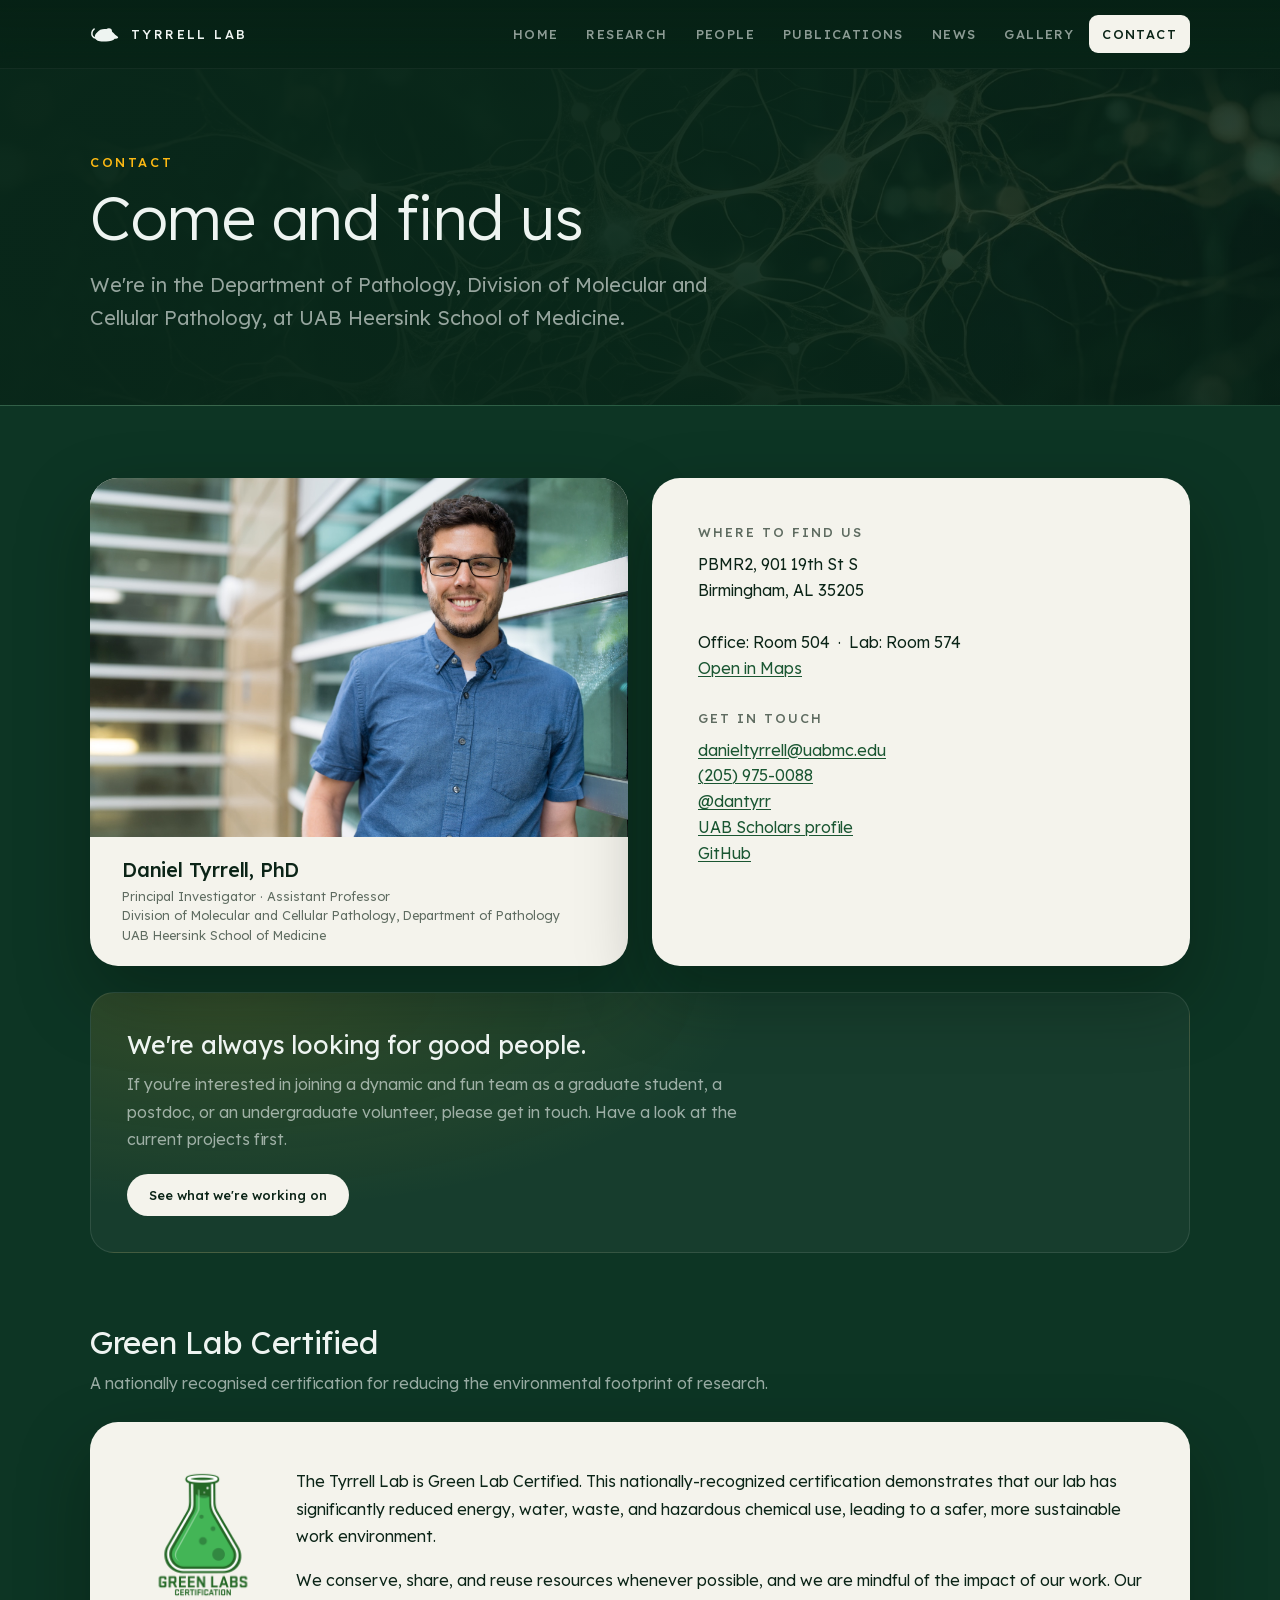
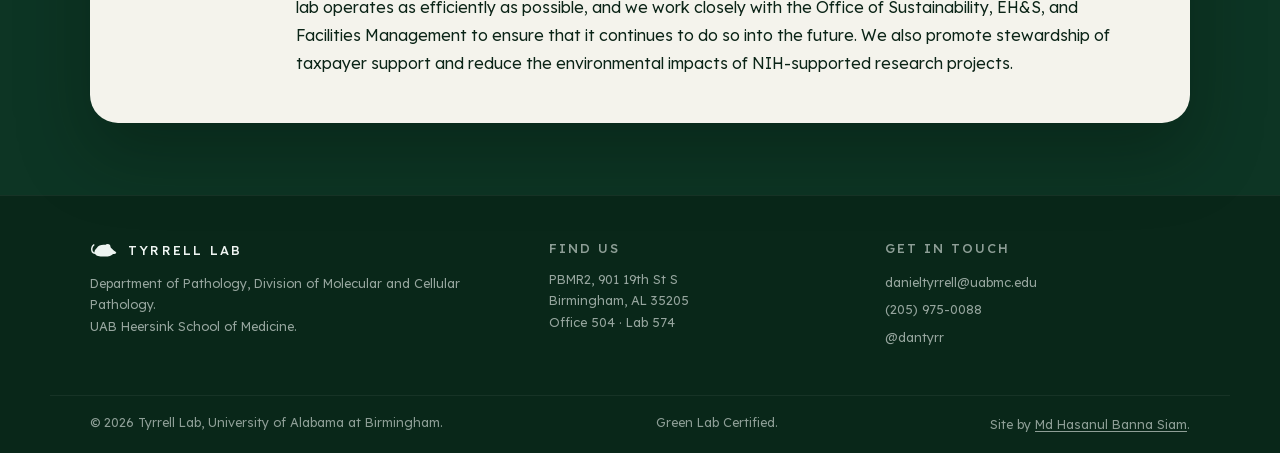
<file: contact.html>
<!DOCTYPE html>
<html lang="en">
<head>
<meta charset="utf-8">
<meta name="viewport" content="width=device-width, initial-scale=1, viewport-fit=cover">
<title>Contact &middot; Tyrrell Lab</title>
<meta name="description" content="Contact the Tyrrell Lab, Department of Pathology, UAB Heersink School of Medicine, Birmingham, Alabama.">
<link rel="icon" href="data:image/svg+xml,%3Csvg xmlns='http://www.w3.org/2000/svg' viewBox='0 0 22 24'%3E%3Crect width='22' height='24' rx='3' fill='%231a5632'/%3E%3Cellipse cx='11.4' cy='13' rx='6.2' ry='4.3' fill='%23fff'/%3E%3Ccircle cx='7.6' cy='8.9' r='2.5' fill='%23fff'/%3E%3Ccircle cx='16.3' cy='12.2' r='.9' fill='%231a5632'/%3E%3Cpath d='M5.4 14.6c-2 .3-3.2-.7-3-2.4' fill='none' stroke='%23fff' stroke-width='1.15' stroke-linecap='round'/%3E%3C/svg%3E">
<link rel="stylesheet" href="assets/css/site.css?v=90">
</head>
<body>
<div class="doc">
<a class="skip" href="#main">Skip to content</a>

<header class="hdr">
  <div class="hdr-in">
    <a class="brand" href="index.html"><svg viewBox="0 0 28 19" aria-hidden="true"><path d="M6.8 7.4C8.5 4.8 12.6 3.7 16.3 4.7c3.3.9 5.2 3 7.2 5 1.2 1.2 2.8 1.6 2.8 2.5s-1.8 1.2-3.2 1.2c-1.4 1.7-4.4 2.6-8 2.6h-4.5c-3.4 0-6.1-1.9-6.1-4.4 0-1.6.9-3 2.3-4.2Z"/><circle cx="17.6" cy="6.5" r="2.9"/><path d="M5.3 12.8C2.9 12.4 1.4 10.3 1.8 7.8 2 6.4 2.7 5.2 3.8 4.4" fill="none" stroke="currentColor" stroke-width="1.45" stroke-linecap="round" stroke-linejoin="round"/></svg><span>Tyrrell&nbsp;Lab</span></a>
    <button class="navtoggle" type="button" aria-expanded="false" aria-controls="nav" aria-label="Menu">
      <svg viewBox="0 0 24 24"><path d="M4 7h16M4 12h16M4 17h16"/></svg>
    </button>
    <nav class="mainnav" id="nav" aria-label="Primary">
      <a href="index.html">Home</a>
      <a href="research.html">Research</a>
      <a href="people.html">People</a>
      <a href="publications.html">Publications</a>
      <a href="news.html">News</a>
      <a href="gallery.html">Gallery</a>
      <a href="contact.html" aria-current="page">Contact</a>
    </nav>
  </div>
</header>

<section class="phero phero--cover">
  <div class="phero-bg" aria-hidden="true">
    <img src="assets/img/contact-cover.webp" width="1800" height="1005" alt=""
         fetchpriority="high" decoding="async">
  </div>
  <div class="phero-in">
    <p class="kicker">Contact</p>
    <h1>Come and find&nbsp;us</h1>
    <p class="sub">We're in the Department of Pathology, Division of Molecular and Cellular Pathology, at UAB Heersink School of Medicine.</p>
  </div>
</section>

<main class="body" id="main">
<div class="wrap">
  <div class="cmain">
  <figure class="pi-photo">
    <img src="assets/img/daniel-tyrrell-portrait.jpg" width="1800" height="1200"
         alt="Daniel Tyrrell outside the UAB Heersink School of Medicine"
         loading="eager" decoding="async">
    <figcaption>
      <span class="who">Daniel Tyrrell, PhD</span>
      <span class="what">Principal Investigator &middot; Assistant Professor<br>
        Division of Molecular and Cellular Pathology, Department of Pathology<br>
        UAB Heersink School of Medicine</span>
    </figcaption>
  </figure>

  <div class="sheet">
    <div class="cgrid">
      <div class="cblock">
        <h2>Where to find us</h2>
        <p class="big">
          PBMR2, 901 19th St S<br>
          Birmingham, AL 35205<br><br>
          Office: Room 504 &nbsp;&middot;&nbsp; Lab: Room 574<br>
          <a href="https://www.google.com/maps/search/?api=1&amp;query=901+19th+St+S,+Birmingham,+AL+35205" rel="noopener">Open in Maps</a>
        </p>
      </div>
      <div class="cblock">
        <h2>Get in touch</h2>
        <p class="big">
          <a href="mailto:danieltyrrell@uabmc.edu">danieltyrrell@uabmc.edu</a><br>
          <a href="tel:+12059750088">(205) 975-0088</a><br>
          <a href="https://www.twitter.com/dantyrr" rel="noopener">@dantyrr</a><br>
          <a href="https://scholars.uab.edu/display/dtyrrell" rel="noopener">UAB Scholars profile</a><br>
          <a href="https://github.com/dantyrr" rel="noopener">GitHub</a>
        </p>
      </div>
    </div>
  </div>
  </div>

  <div class="callout">
    <h2>We're always looking for good people.</h2>
    <p>If you're interested in joining a dynamic and fun team as a graduate student, a postdoc, or an undergraduate volunteer, please get in touch. Have a look at the current projects first.</p>
    <a class="cta" href="research.html">See what we're working on</a>
  </div>
</div>

<div class="wrap" style="padding-top:0">
  <h2 class="sec">Green Lab Certified</h2>
  <p class="sec-note">A nationally recognised certification for reducing the environmental footprint of research.</p>
  <div class="sheet">
    <div class="glab">
      <img src="assets/img/green-labs-logo_0.png" alt="Green Labs certification mark" width="132" height="132">
      <div class="prose">
        <p>The Tyrrell Lab is Green Lab Certified. This nationally-recognized certification demonstrates that our lab
           has significantly reduced energy, water, waste, and hazardous chemical use, leading to a safer, more
           sustainable work environment.</p>
        <p>We conserve, share, and reuse resources whenever possible, and we are mindful of the impact of our work.
           Our lab operates as efficiently as possible, and we work closely with the Office of Sustainability, EH&amp;S,
           and Facilities Management to ensure that it continues to do so into the future. We also promote stewardship
           of taxpayer support and reduce the environmental impacts of NIH-supported research projects.</p>
      </div>
    </div>
  </div>
</div>
</main>

<footer class="ftr">
  <div class="ftr-in">
    <div>
      <div class="fbrand"><svg viewBox="0 0 28 19" aria-hidden="true"><path d="M6.8 7.4C8.5 4.8 12.6 3.7 16.3 4.7c3.3.9 5.2 3 7.2 5 1.2 1.2 2.8 1.6 2.8 2.5s-1.8 1.2-3.2 1.2c-1.4 1.7-4.4 2.6-8 2.6h-4.5c-3.4 0-6.1-1.9-6.1-4.4 0-1.6.9-3 2.3-4.2Z"/><circle cx="17.6" cy="6.5" r="2.9"/><path d="M5.3 12.8C2.9 12.4 1.4 10.3 1.8 7.8 2 6.4 2.7 5.2 3.8 4.4" fill="none" stroke="currentColor" stroke-width="1.45" stroke-linecap="round" stroke-linejoin="round"/></svg><span>Tyrrell&nbsp;Lab</span></div>
      <p>Department of Pathology, Division of Molecular&nbsp;and&nbsp;Cellular Pathology.<br>
         UAB Heersink School of Medicine.</p>
    </div>
    <div>
      <h2>Find us</h2>
      <p>PBMR2, 901 19th St S<br>Birmingham, AL 35205<br>Office 504 &middot; Lab 574</p>
    </div>
    <div>
      <h2>Get in touch</h2>
      <a href="mailto:danieltyrrell@uabmc.edu">danieltyrrell@uabmc.edu</a>
      <a href="tel:+12059750088">(205) 975-0088</a>
      <a href="https://www.twitter.com/dantyrr" rel="noopener">@dantyrr</a>
    </div>
  </div>
  <div class="legal">
    <span>&copy; 2026 Tyrrell Lab, University of Alabama at Birmingham.</span>
    <span>Green Lab Certified.</span>
    <span>Site by <a href="https://github.com/mhbsiam" rel="noopener">Md Hasanul Banna Siam</a>.</span>
  </div>
</footer>
</div>

<script>
(function(){
  var b=document.querySelector('.navtoggle'), n=document.getElementById('nav');
  if(!b||!n) return;
  b.addEventListener('click',function(){
    var open=n.classList.toggle('open');
    b.setAttribute('aria-expanded', open?'true':'false');
  });
})();
</script>
<nav class="btmnav" aria-label="Sections">
  <a href="research.html">Research</a>
  <a href="people.html">People</a>
  <a href="publications.html">Publications</a>
  <a href="news.html">News</a>
  <a href="gallery.html">Gallery</a>
  <a href="contact.html" aria-current="page">Contact</a>
</nav>

</body>
</html>
</file>
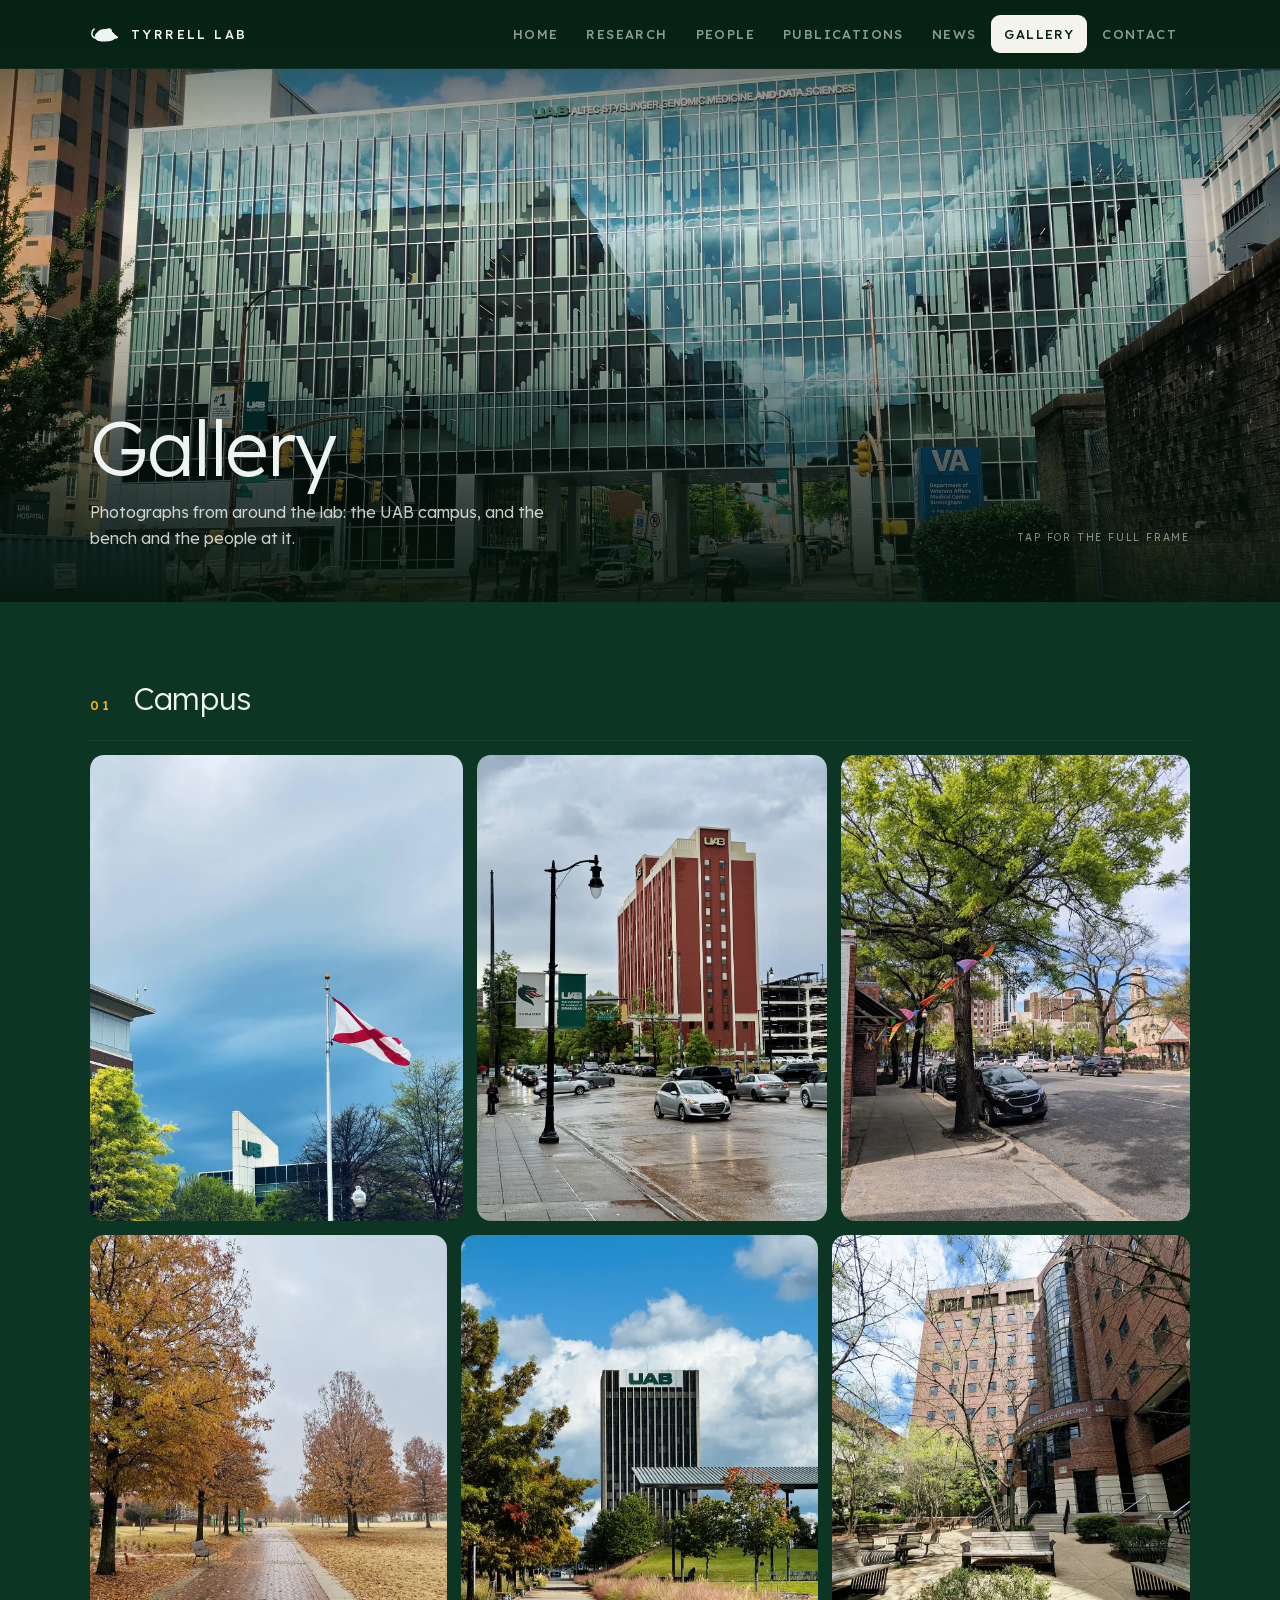
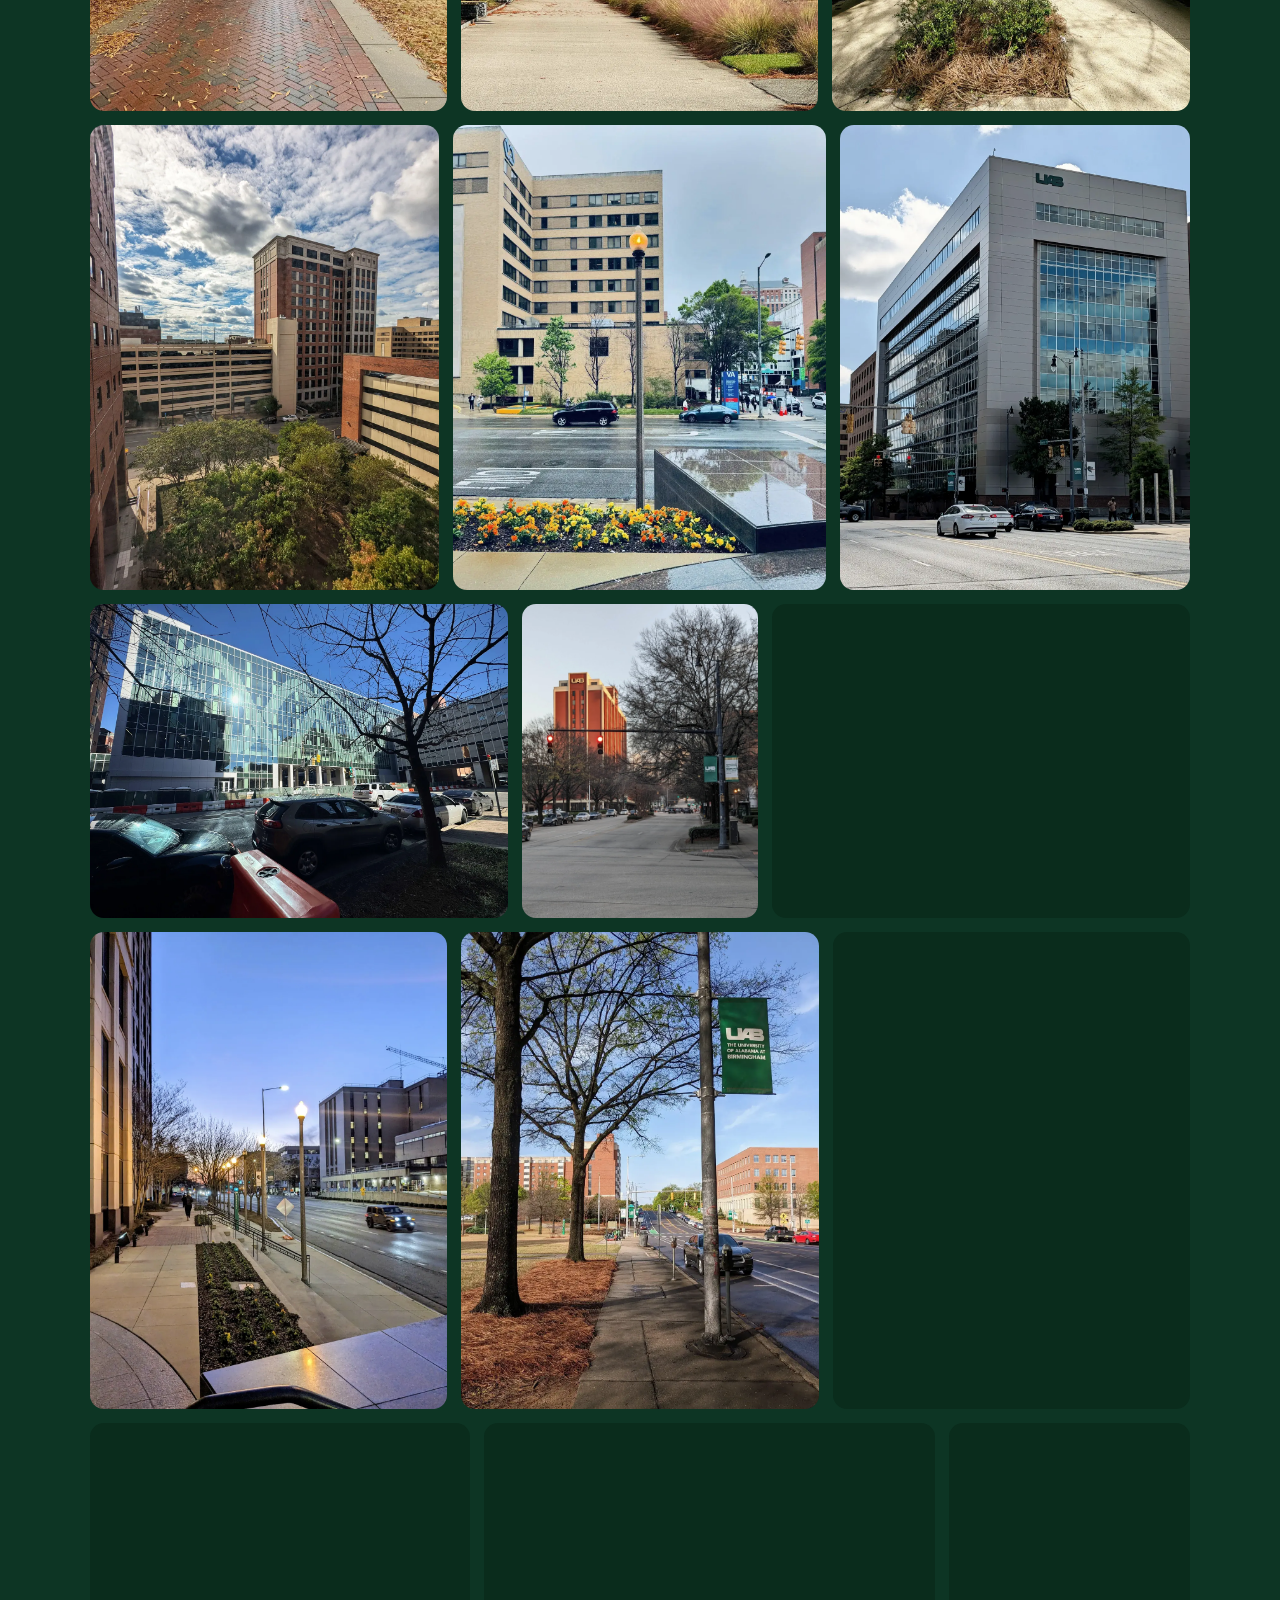
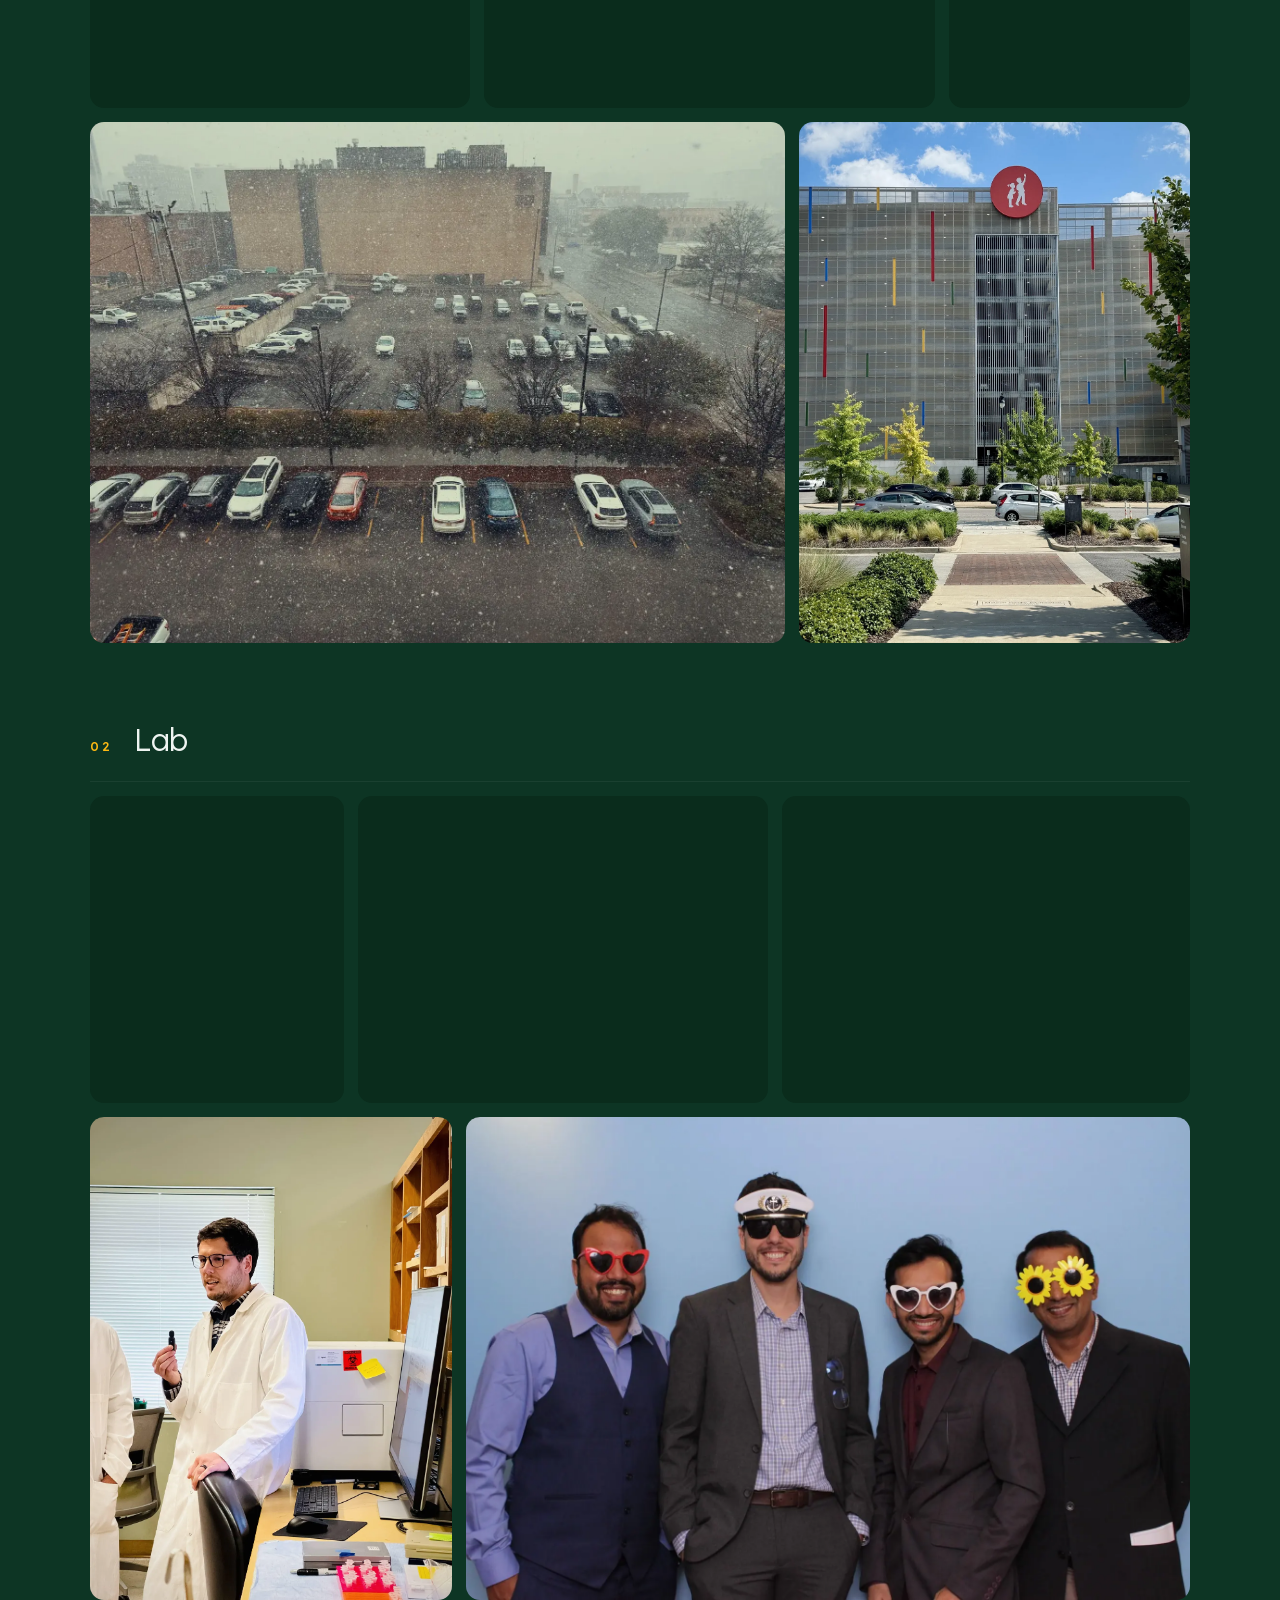
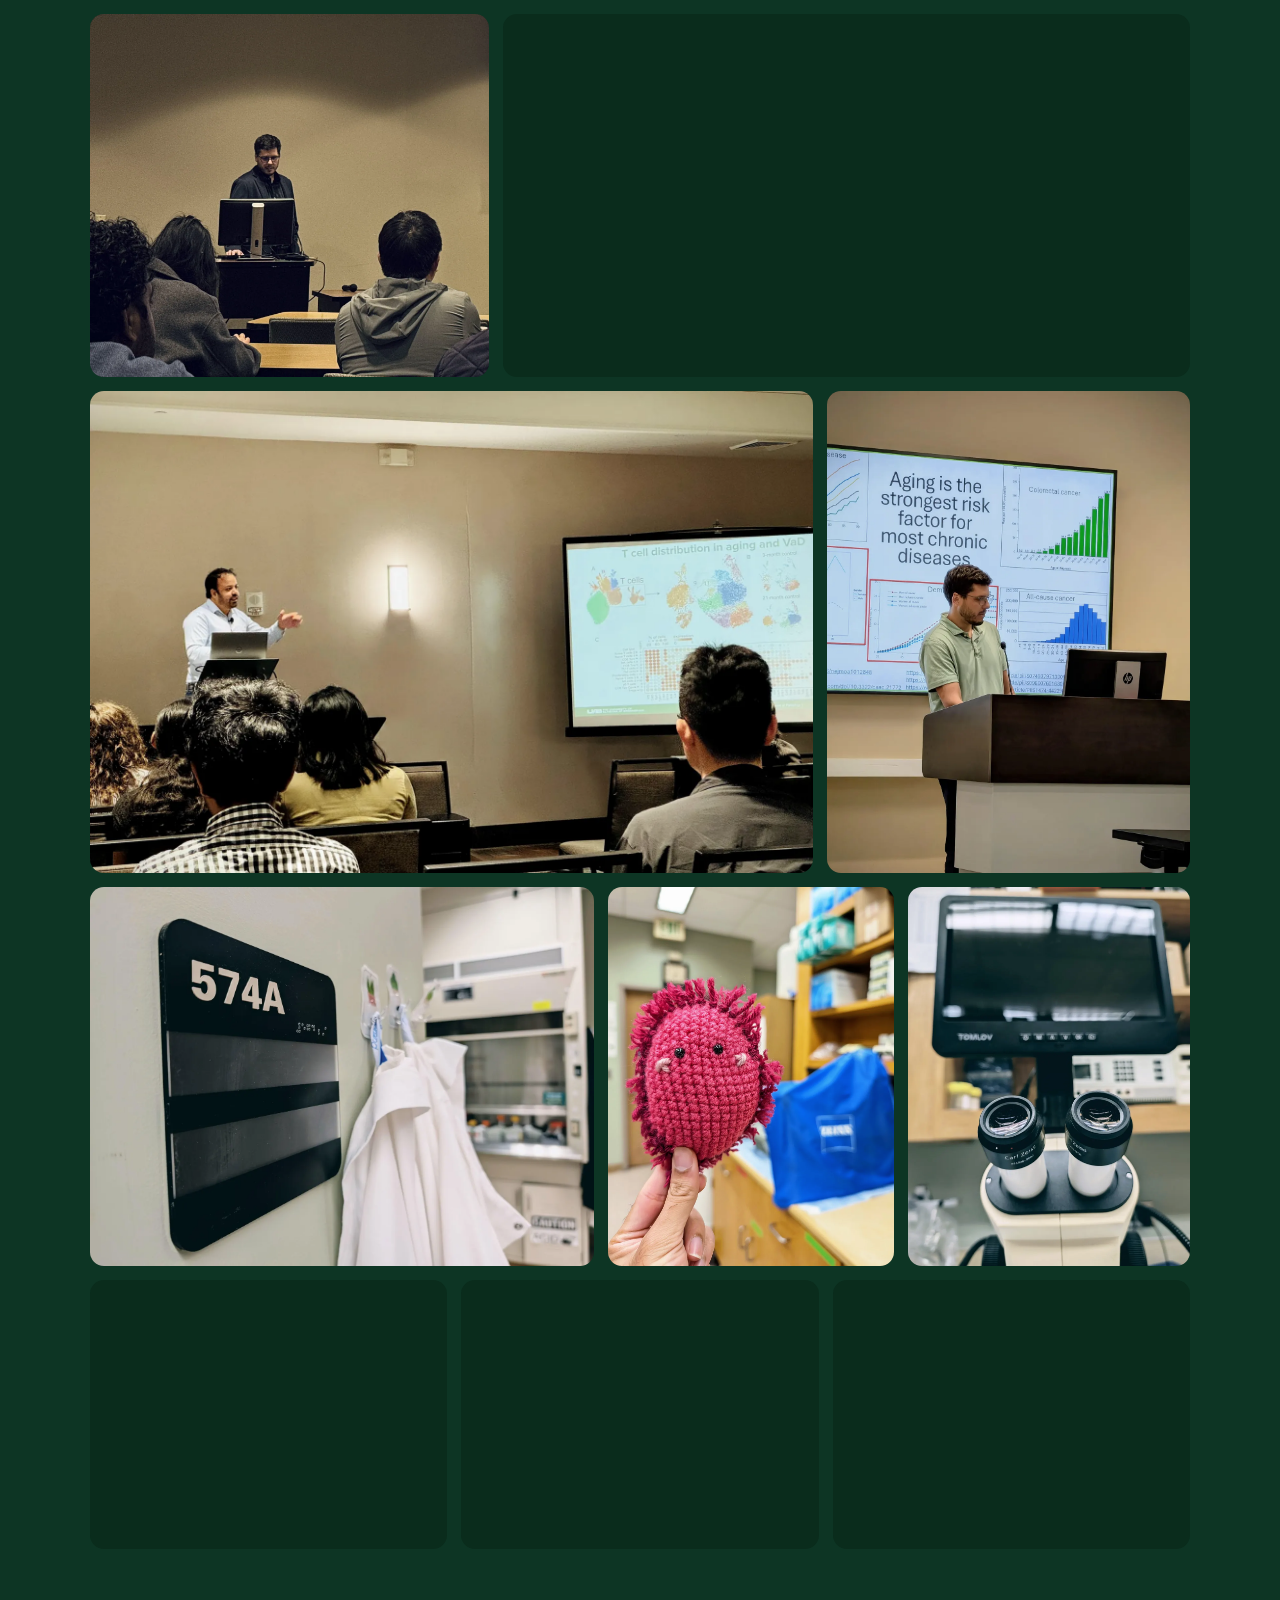
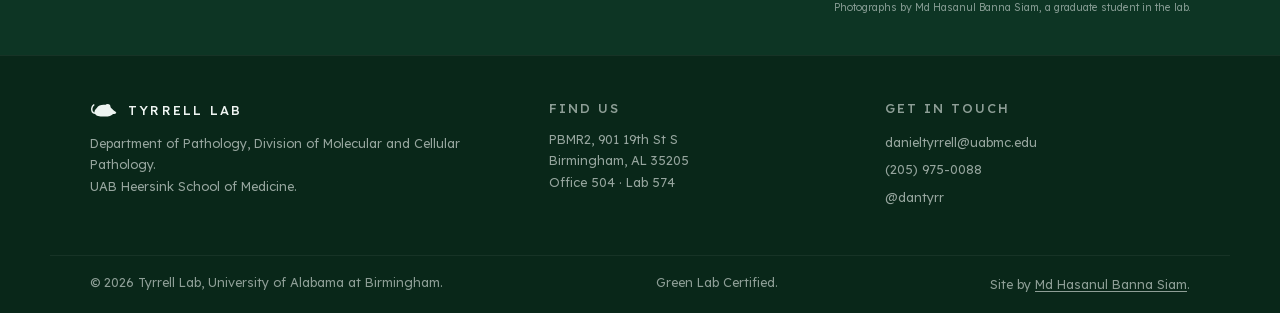
<file: gallery.html>
<!DOCTYPE html>
<html lang="en">
<head>
<meta charset="utf-8">
<meta name="viewport" content="width=device-width, initial-scale=1, viewport-fit=cover">
<title>Gallery &middot; Tyrrell Lab</title>
<meta name="description" content="Photographs from the Tyrrell Lab: the UAB campus, the medical district, and the bench and the people at it.">
<link rel="icon" href="data:image/svg+xml,%3Csvg xmlns='http://www.w3.org/2000/svg' viewBox='0 0 22 24'%3E%3Crect width='22' height='24' rx='3' fill='%231a5632'/%3E%3Cellipse cx='11.4' cy='13' rx='6.2' ry='4.3' fill='%23fff'/%3E%3Ccircle cx='7.6' cy='8.9' r='2.5' fill='%23fff'/%3E%3Ccircle cx='16.3' cy='12.2' r='.9' fill='%231a5632'/%3E%3Cpath d='M5.4 14.6c-2 .3-3.2-.7-3-2.4' fill='none' stroke='%23fff' stroke-width='1.15' stroke-linecap='round'/%3E%3C/svg%3E">
<link rel="stylesheet" href="assets/css/site.css?v=90">
</head>
<body>
<div class="doc">
<a class="skip" href="#main">Skip to content</a>

<header class="hdr">
  <div class="hdr-in">
    <a class="brand" href="index.html"><svg viewBox="0 0 28 19" aria-hidden="true"><path d="M6.8 7.4C8.5 4.8 12.6 3.7 16.3 4.7c3.3.9 5.2 3 7.2 5 1.2 1.2 2.8 1.6 2.8 2.5s-1.8 1.2-3.2 1.2c-1.4 1.7-4.4 2.6-8 2.6h-4.5c-3.4 0-6.1-1.9-6.1-4.4 0-1.6.9-3 2.3-4.2Z"/><circle cx="17.6" cy="6.5" r="2.9"/><path d="M5.3 12.8C2.9 12.4 1.4 10.3 1.8 7.8 2 6.4 2.7 5.2 3.8 4.4" fill="none" stroke="currentColor" stroke-width="1.45" stroke-linecap="round" stroke-linejoin="round"/></svg><span>Tyrrell&nbsp;Lab</span></a>
    <button class="navtoggle" type="button" aria-expanded="false" aria-controls="nav" aria-label="Menu">
      <svg viewBox="0 0 24 24"><path d="M4 7h16M4 12h16M4 17h16"/></svg>
    </button>
    <nav class="mainnav" id="nav" aria-label="Primary">
      <a href="index.html">Home</a>
      <a href="research.html">Research</a>
      <a href="people.html">People</a>
      <a href="publications.html">Publications</a>
      <a href="news.html">News</a>
      <a href="gallery.html" aria-current="page">Gallery</a>
      <a href="contact.html">Contact</a>
    </nav>
  </div>
</header>

<section class="chero">
  <button class="lb" type="button" data-kicker="Campus" aria-label="Open larger: The Altec Styslinger Genomic Medicine and Data Sciences building.">
    <img src="assets/img/gallery/campus/genomic-medicine.webp" width="2400" height="1807" alt="The glass facade of the UAB Altec Styslinger Genomic Medicine and Data Sciences building, patterned like a sequencing gel and reflecting a blue sky"
         style="object-position:50% 34%" fetchpriority="high" decoding="async">
  </button>
  <div class="chero-veil"></div>
  <p class="chero-note">Tap for the full frame</p>
  <div class="chero-cap">
    <h1>Gallery</h1>
    <p>Photographs from around the lab: the UAB campus, and the bench
       and the people at it.</p>
  </div>
</section>

<main class="body" id="main">
<div class="gal">
  <section class="chap" data-kicker="Campus">
    <div class="chap-hd">
      <span class="n">01</span>
      <h2>Campus</h2>
    </div>
    <div class="band">
      <figure class="shot" style="--r:0.8007">
        <button class="lb" type="button" aria-label="Open larger: The state flag over campus.">
          <img src="assets/img/gallery/campus/alabama-flag.webp" width="1201" height="1500" alt="The Alabama state flag flying against a blue sky above a building carrying the UAB mark"
               loading="eager" decoding="async">
        </button>
      </figure>
      <figure class="shot" style="--r:0.75">
        <button class="lb" type="button" aria-label="Open larger: A wet morning on the boulevard.">
          <img src="assets/img/gallery/campus/boulevard-rain.webp" width="1125" height="1500" alt="A UAB tower building above a wet street lined with parked cars on a grey morning"
               loading="eager" decoding="async">
        </button>
      </figure>
      <figure class="shot" style="--r:0.75">
        <button class="lb" type="button" aria-label="Open larger: Pinwheels over the sidewalk, spring afternoon.">
          <img src="assets/img/gallery/campus/street-pinwheels.webp" width="1125" height="1500" alt="Colourful pinwheels strung above a sidewalk along a tree-lined campus street"
               loading="lazy" decoding="async">
        </button>
      </figure>
    </div>
    <div class="band">
      <figure class="shot" style="--r:0.75">
        <button class="lb" type="button" aria-label="Open larger: The Green in late autumn, the brick walk running its length.">
          <img src="assets/img/gallery/campus/green-autumn.webp" width="1125" height="1500" alt="A brick walkway running the length of the Campus Green under trees in autumn colour"
               loading="lazy" decoding="async">
        </button>
      </figure>
      <figure class="shot" style="--r:0.75">
        <button class="lb" type="button" aria-label="Open larger: The walk up to the tower, muhly grass going over.">
          <img src="assets/img/gallery/campus/tower-walk.webp" width="1125" height="1500" alt="A paved walkway lined with autumn trees and pink muhly grass, leading toward the UAB tower under a blue sky"
               loading="lazy" decoding="async">
        </button>
      </figure>
      <figure class="shot" style="--r:0.7527">
        <button class="lb" type="button" aria-label="Open larger: A courtyard of benches, waiting on spring.">
          <img src="assets/img/gallery/campus/courtyard-benches.webp" width="1129" height="1500" alt="Benches around a planted courtyard beside a brick building, before the leaves come back"
               loading="lazy" decoding="async">
        </button>
      </figure>
    </div>
    <div class="band">
      <figure class="shot" style="--r:0.75">
        <button class="lb" type="button" aria-label="Open larger: Out over the decks and the district.">
          <img src="assets/img/gallery/campus/rooftop-view.webp" width="1125" height="1500" alt="A view from above across parking decks and brick buildings toward a cloudy sky"
               loading="lazy" decoding="async">
        </button>
      </figure>
      <figure class="shot" style="--r:0.8">
        <button class="lb" type="button" aria-label="Open larger: Rain in the medical district, flowers out anyway.">
          <img src="assets/img/gallery/campus/medical-district-rain.webp" width="1200" height="1500" alt="A wet street corner in the medical district with a bed of yellow and orange flowers in front"
               loading="lazy" decoding="async">
        </button>
      </figure>
      <figure class="shot" style="--r:0.7527">
        <button class="lb" type="button" aria-label="Open larger: Grey panel and blue glass, holding the corner.">
          <img src="assets/img/gallery/campus/uab-corner.webp" width="1129" height="1500" alt="A UAB building of grey panel and blue glass on a downtown street corner, with traffic lights and UAB banners below it"
               loading="lazy" decoding="async">
        </button>
      </figure>
    </div>
    <div class="band">
      <figure class="shot" style="--r:1.3333">
        <button class="lb" type="button" aria-label="Open larger: Glass and steel at blue hour.">
          <img src="assets/img/gallery/campus/hospital-blue-hour.webp" width="1500" height="1125" alt="A glass-fronted hospital building lit from inside at blue hour, bare trees in front"
               loading="lazy" decoding="async">
        </button>
      </figure>
      <figure class="shot" style="--r:0.75">
        <button class="lb" type="button" aria-label="Open larger: The tower over the street in winter.">
          <img src="assets/img/gallery/campus/tower-winter.webp" width="1125" height="1500" alt="A tall red-brick UAB tower at the end of a street lined with bare winter trees"
               loading="lazy" decoding="async">
        </button>
      </figure>
      <figure class="shot" style="--r:1.3333">
        <button class="lb" type="button" aria-label="Open larger: The district from above, Vulcan on the ridge.">
          <img src="assets/img/gallery/campus/district-overlook.webp" width="1500" height="1125" alt="A high view over the medical district, brick and glass buildings below a wooded ridge with the Vulcan statue on its tower, and a mail truck on the boulevard"
               loading="lazy" decoding="async">
        </button>
      </figure>
    </div>
    <div class="band">
      <figure class="shot" style="--r:0.75">
        <button class="lb" type="button" aria-label="Open larger: The boulevard going blue, the buildings still lit.">
          <img src="assets/img/gallery/campus/boulevard-dusk.webp" width="1125" height="1500" alt="A campus street at dusk with the sky gone blue and the buildings still lit"
               loading="lazy" decoding="async">
        </button>
      </figure>
      <figure class="shot" style="--r:0.75">
        <button class="lb" type="button" aria-label="Open larger: A banner between bare trees.">
          <img src="assets/img/gallery/campus/uab-banner.webp" width="1125" height="1500" alt="A green UAB street banner on a lamppost between bare trees"
               loading="lazy" decoding="async">
        </button>
      </figure>
      <figure class="shot" style="--r:0.75">
        <button class="lb" type="button" aria-label="Open larger: The skywalk crossing the avenue.">
          <img src="assets/img/gallery/campus/skywalk-downtown.webp" width="1125" height="1500" alt="An enclosed skywalk crossing above a wide downtown avenue"
               loading="lazy" decoding="async">
        </button>
      </figure>
    </div>
    <div class="band">
      <figure class="shot" style="--r:1.3333">
        <button class="lb" type="button" aria-label="Open larger: Regions Field, a few blocks north.">
          <img src="assets/img/gallery/campus/regions-field.webp" width="1500" height="1125" alt="The brick and steel exterior of Regions Field, the Birmingham ballpark, from the street"
               loading="lazy" decoding="async">
        </button>
      </figure>
      <figure class="shot" style="--r:1.5789">
        <button class="lb" type="button" aria-label="Open larger: Downtown, a few minutes after the rain.">
          <img src="assets/img/gallery/campus/downtown-corner.webp" width="1500" height="950" alt="A historic downtown Birmingham building on a corner on a wet evening"
               loading="lazy" decoding="async">
        </button>
      </figure>
      <figure class="shot" style="--r:0.8453">
        <button class="lb" type="button" aria-label="Open larger: The shuttle, at dusk.">
          <img src="assets/img/gallery/campus/shuttle-dusk.webp" width="1268" height="1500" alt="A UAB shuttle bus crossing an intersection at dusk, beside a bus shelter and a lamppost banner carrying the UAB dragon mascot"
               loading="lazy" decoding="async">
        </button>
      </figure>
    </div>
    <div class="band">
      <figure class="shot" style="--r:1.3333">
        <button class="lb" type="button" aria-label="Open larger: Snow over the lot, seen from upstairs.">
          <img src="assets/img/gallery/campus/snow-lot.webp" width="1500" height="1125" alt="Snow falling over a parking lot and brick buildings, seen from several floors up"
               loading="lazy" decoding="async">
        </button>
      </figure>
      <figure class="shot" style="--r:0.75">
        <button class="lb" type="button" aria-label="Open larger: Colour on the parking deck.">
          <img src="assets/img/gallery/campus/parking-deck.webp" width="1125" height="1500" alt="A multi-storey parking deck clad in metal mesh with red, blue, yellow and green vertical accents, a round red sign showing two children's figures above the entrance, and young trees in front under a blue sky"
               loading="lazy" decoding="async">
        </button>
      </figure>
    </div>
  </section>
  <section class="chap" data-kicker="Lab">
    <div class="chap-hd">
      <span class="n">02</span>
      <h2>Lab</h2>
    </div>
    <div class="band">
      <figure class="shot" style="--r:0.828">
        <button class="lb" type="button" aria-label="Open larger: At the injection rig.">
          <img src="assets/img/gallery/lab/stereotaxic-rig.webp" width="1242" height="1500" alt="A researcher in a white coat working at a stereotaxic injection rig under a microscope"
               loading="lazy" decoding="async">
        </button>
      </figure>
      <figure class="shot" style="--r:1.3333">
        <button class="lb" type="button" aria-label="Open larger: On the scope.">
          <img src="assets/img/gallery/lab/microscope.webp" width="1500" height="1125" alt="A researcher in a white coat looking down a Zeiss microscope at the bench"
               loading="lazy" decoding="async">
        </button>
      </figure>
      <figure class="shot" style="--r:1.3286">
        <button class="lb" type="button" aria-label="Open larger: Talking a plan through at the bench, beside the plate reader.">
          <img src="assets/img/gallery/lab/cytation.webp" width="1500" height="1129" alt="A researcher sitting at the bench mid-sentence, beside a BioTek Cytation C10 imaging reader and a monitor showing a slide"
               loading="lazy" decoding="async">
        </button>
      </figure>
    </div>
    <div class="band">
      <figure class="shot" style="--r:0.75">
        <button class="lb" type="button" aria-label="Open larger: Working something out at the bench.">
          <img src="assets/img/gallery/lab/bench-talk.webp" width="1125" height="1500" alt="A researcher in a white coat talking through something beside a bench and monitor"
               loading="lazy" decoding="async">
        </button>
      </figure>
      <figure class="shot" style="--r:1.5">
        <button class="lb" type="button" aria-label="Open larger: The lab, cleaned up.">
          <img src="assets/img/gallery/lab/lab-group.webp" width="1500" height="1000" alt="Four members of the lab in suits and novelty sunglasses against a blue backdrop"
               loading="lazy" decoding="async">
        </button>
      </figure>
    </div>
    <div class="band">
      <figure class="shot" style="--r:1.0989">
        <button class="lb" type="button" aria-label="Open larger: A lab talk, mid-flow.">
          <img src="assets/img/gallery/lab/seminar.webp" width="1500" height="1365" alt="A researcher speaking at a podium in a seminar room, the audience seated in the foreground"
               loading="lazy" decoding="async">
        </button>
      </figure>
      <figure class="shot" style="--r:1.8939">
        <button class="lb" type="button" aria-label="Open larger: The analysis station.">
          <img src="assets/img/gallery/lab/analysis-desk.webp" width="1500" height="792" alt="A desk with a laptop and three wide monitors showing image data"
               loading="lazy" decoding="async">
        </button>
      </figure>
    </div>
    <div class="band">
      <figure class="shot" style="--r:1.5">
        <button class="lb" type="button" aria-label="Open larger: Presenting the T cell work.">
          <img src="assets/img/gallery/lab/talk-tcells.webp" width="1500" height="1000" alt="A researcher presenting a slide titled T cell distribution in aging and VaD to a seated audience"
               loading="lazy" decoding="async">
        </button>
      </figure>
      <figure class="shot" style="--r:0.7527">
        <button class="lb" type="button" aria-label="Open larger: The premise, from the lectern.">
          <img src="assets/img/gallery/lab/talk-aging.webp" width="1129" height="1500" alt="A researcher at a lectern beside a slide reading Aging is the strongest risk factor for most chronic diseases"
               loading="lazy" decoding="async">
        </button>
      </figure>
    </div>
    <div class="band">
      <figure class="shot" style="--r:1.3286">
        <button class="lb" type="button" aria-label="Open larger: The door to 574A.">
          <img src="assets/img/gallery/lab/coats-574a.webp" width="1500" height="1129" alt="A black room sign reading 574A on a wall, with white lab coats hanging on hooks beside it and a fume hood behind"
               loading="lazy" decoding="async">
        </button>
      </figure>
      <figure class="shot" style="--r:0.7527">
        <button class="lb" type="button" aria-label="Open larger: A cell, crocheted.">
          <img src="assets/img/gallery/lab/crochet-cell.webp" width="1129" height="1500" alt="A hand holding a small crocheted pink cell with black bead eyes and a fringe of yarn spikes, in front of a lab shelf"
               loading="lazy" decoding="async">
        </button>
      </figure>
      <figure class="shot" style="--r:0.7433">
        <button class="lb" type="button" aria-label="Open larger: The eyepieces.">
          <img src="assets/img/gallery/lab/zeiss-eyepieces.webp" width="1115" height="1500" alt="The binocular eyepieces of a Carl Zeiss microscope, a small display screen mounted above them"
               loading="lazy" decoding="async">
        </button>
      </figure>
    </div>
    <div class="band">
      <figure class="shot" style="--r:1.3286">
        <button class="lb" type="button" aria-label="Open larger: Two minutes on the clock.">
          <img src="assets/img/gallery/lab/parse-timer.webp" width="1500" height="1129" alt="A Parse Biosciences countdown timer reading two minutes, clipped to a bench post, with reagent shelves behind"
               loading="lazy" decoding="async">
        </button>
      </figure>
      <figure class="shot" style="--r:1.3286">
        <button class="lb" type="button" aria-label="Open larger: The imaging reader.">
          <img src="assets/img/gallery/lab/cytation-c10.webp" width="1500" height="1129" alt="A BioTek Cytation C10 confocal imaging reader on a bench, its name printed on the white housing"
               loading="lazy" decoding="async">
        </button>
      </figure>
      <figure class="shot" style="--r:1.3286">
        <button class="lb" type="button" aria-label="Open larger: A desk by the window.">
          <img src="assets/img/gallery/lab/desk-notebook.webp" width="1500" height="1129" alt="A UAB Immunology Institute pen and a highlighter lying on an open grid notebook, beside a potted plant and a window"
               loading="lazy" decoding="async">
        </button>
      </figure>
    </div>
  </section>

  <p class="gal-credit">Photographs by Md Hasanul Banna Siam, a graduate student in the lab.</p>
</div>
</main>




<dialog class="lbox" aria-label="Photograph viewer">
  <div class="lbox-in">
    <img alt="">
    <figcaption><b></b><span></span></figcaption>
  </div>
  <p class="lb-count"></p>
  <button class="lb-btn lb-close" type="button" aria-label="Close viewer">
    <svg viewBox="0 0 24 24"><path d="M6 6l12 12M18 6L6 18"/></svg></button>
  <button class="lb-btn lb-prev" type="button" aria-label="Previous photograph">
    <svg viewBox="0 0 24 24"><path d="M15 5l-7 7 7 7"/></svg></button>
  <button class="lb-btn lb-next" type="button" aria-label="Next photograph">
    <svg viewBox="0 0 24 24"><path d="M9 5l7 7-7 7"/></svg></button>
</dialog>

<script src="assets/js/lightbox.js?v=3" defer></script>


<footer class="ftr">
  <div class="ftr-in">
    <div>
      <div class="fbrand"><svg viewBox="0 0 28 19" aria-hidden="true"><path d="M6.8 7.4C8.5 4.8 12.6 3.7 16.3 4.7c3.3.9 5.2 3 7.2 5 1.2 1.2 2.8 1.6 2.8 2.5s-1.8 1.2-3.2 1.2c-1.4 1.7-4.4 2.6-8 2.6h-4.5c-3.4 0-6.1-1.9-6.1-4.4 0-1.6.9-3 2.3-4.2Z"/><circle cx="17.6" cy="6.5" r="2.9"/><path d="M5.3 12.8C2.9 12.4 1.4 10.3 1.8 7.8 2 6.4 2.7 5.2 3.8 4.4" fill="none" stroke="currentColor" stroke-width="1.45" stroke-linecap="round" stroke-linejoin="round"/></svg><span>Tyrrell&nbsp;Lab</span></div>
      <p>Department of Pathology, Division of Molecular&nbsp;and&nbsp;Cellular Pathology.<br>
         UAB Heersink School of Medicine.</p>
    </div>
    <div>
      <h2>Find us</h2>
      <p>PBMR2, 901 19th St S<br>Birmingham, AL 35205<br>Office 504 &middot; Lab 574</p>
    </div>
    <div>
      <h2>Get in touch</h2>
      <a href="mailto:danieltyrrell@uabmc.edu">danieltyrrell@uabmc.edu</a>
      <a href="tel:+12059750088">(205) 975-0088</a>
      <a href="https://www.twitter.com/dantyrr" rel="noopener">@dantyrr</a>
    </div>
  </div>
  <div class="legal">
    <span>&copy; 2026 Tyrrell Lab, University of Alabama at Birmingham.</span>
    <span>Green Lab Certified.</span>
    <span>Site by <a href="https://github.com/mhbsiam" rel="noopener">Md Hasanul Banna Siam</a>.</span>
  </div>
</footer>
</div>

<script>
(function(){
  var b=document.querySelector('.navtoggle'), n=document.getElementById('nav');
  if(!b||!n) return;
  b.addEventListener('click',function(){
    var open=n.classList.toggle('open');
    b.setAttribute('aria-expanded', open?'true':'false');
  });
})();
</script>
<nav class="btmnav" aria-label="Sections">
  <a href="research.html">Research</a>
  <a href="people.html">People</a>
  <a href="publications.html">Publications</a>
  <a href="news.html">News</a>
  <a href="gallery.html" aria-current="page">Gallery</a>
  <a href="contact.html">Contact</a>
</nav>

</body>
</html>
</file>
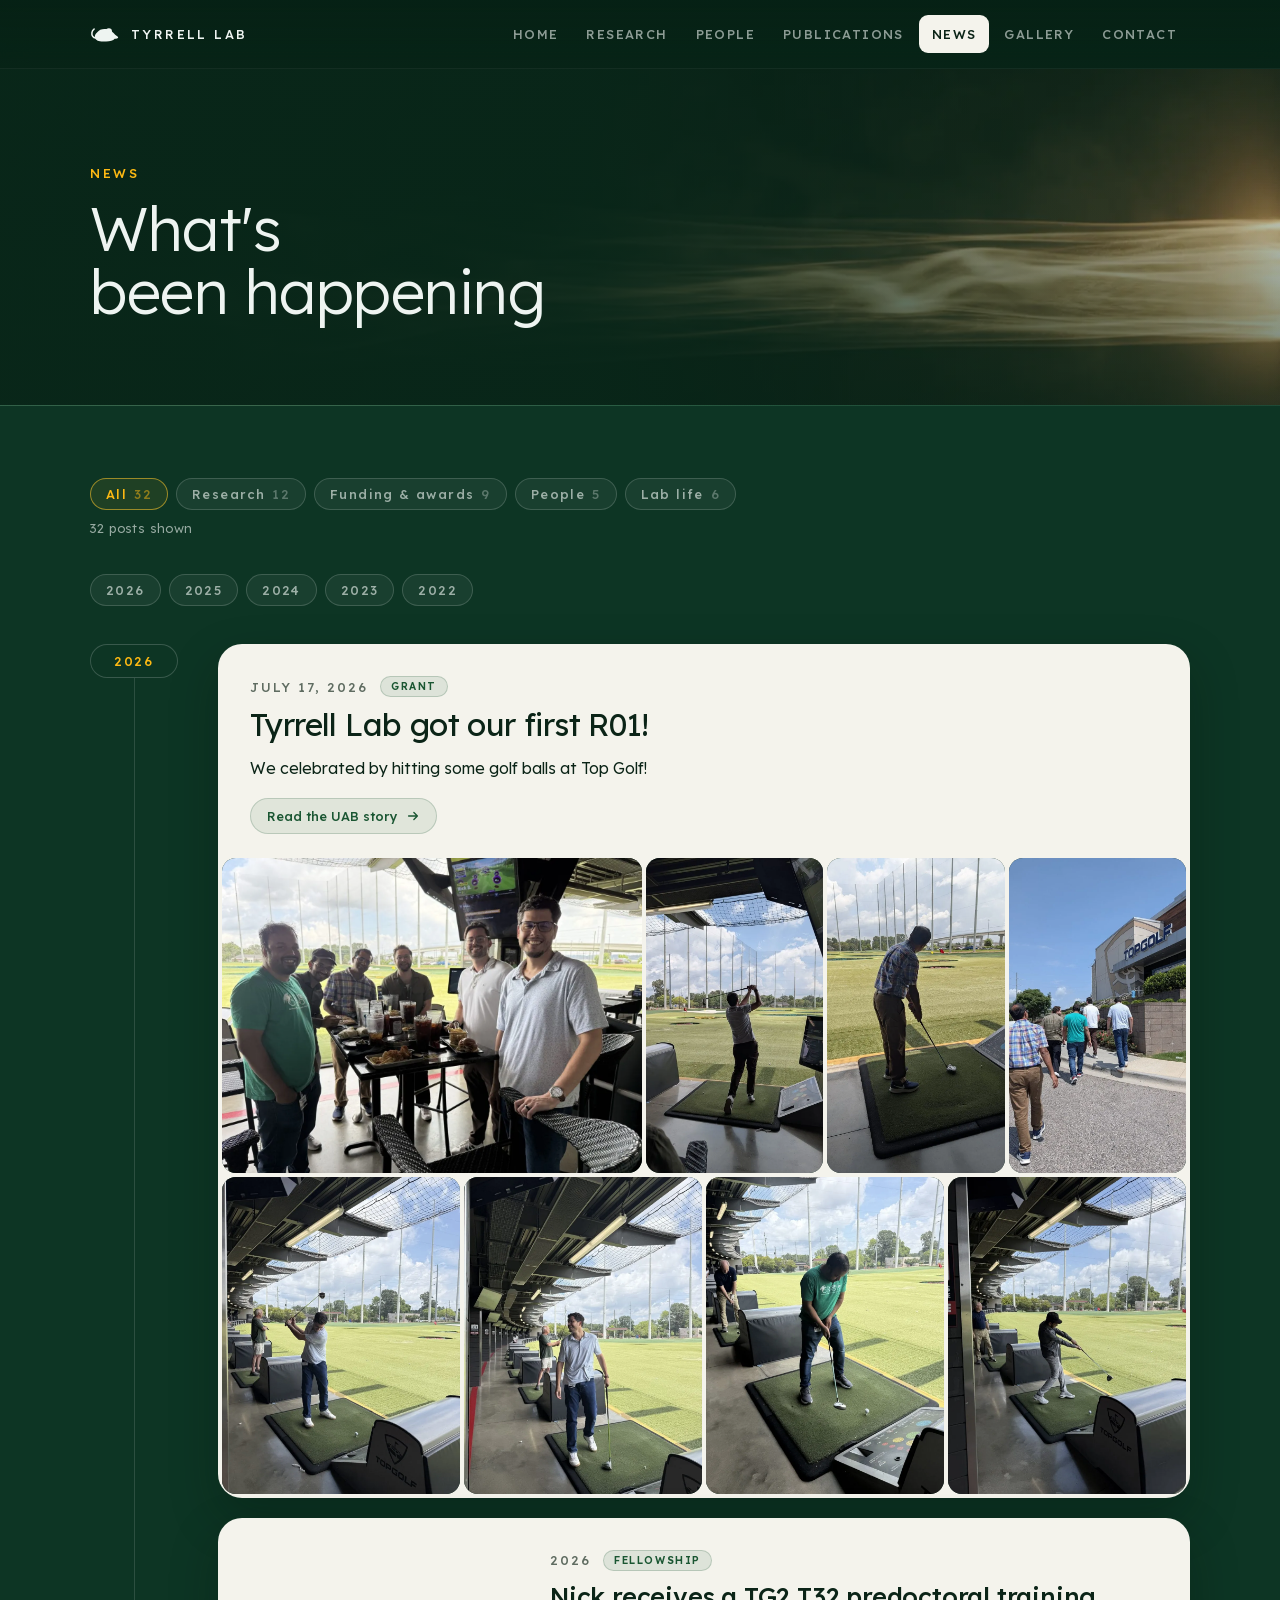
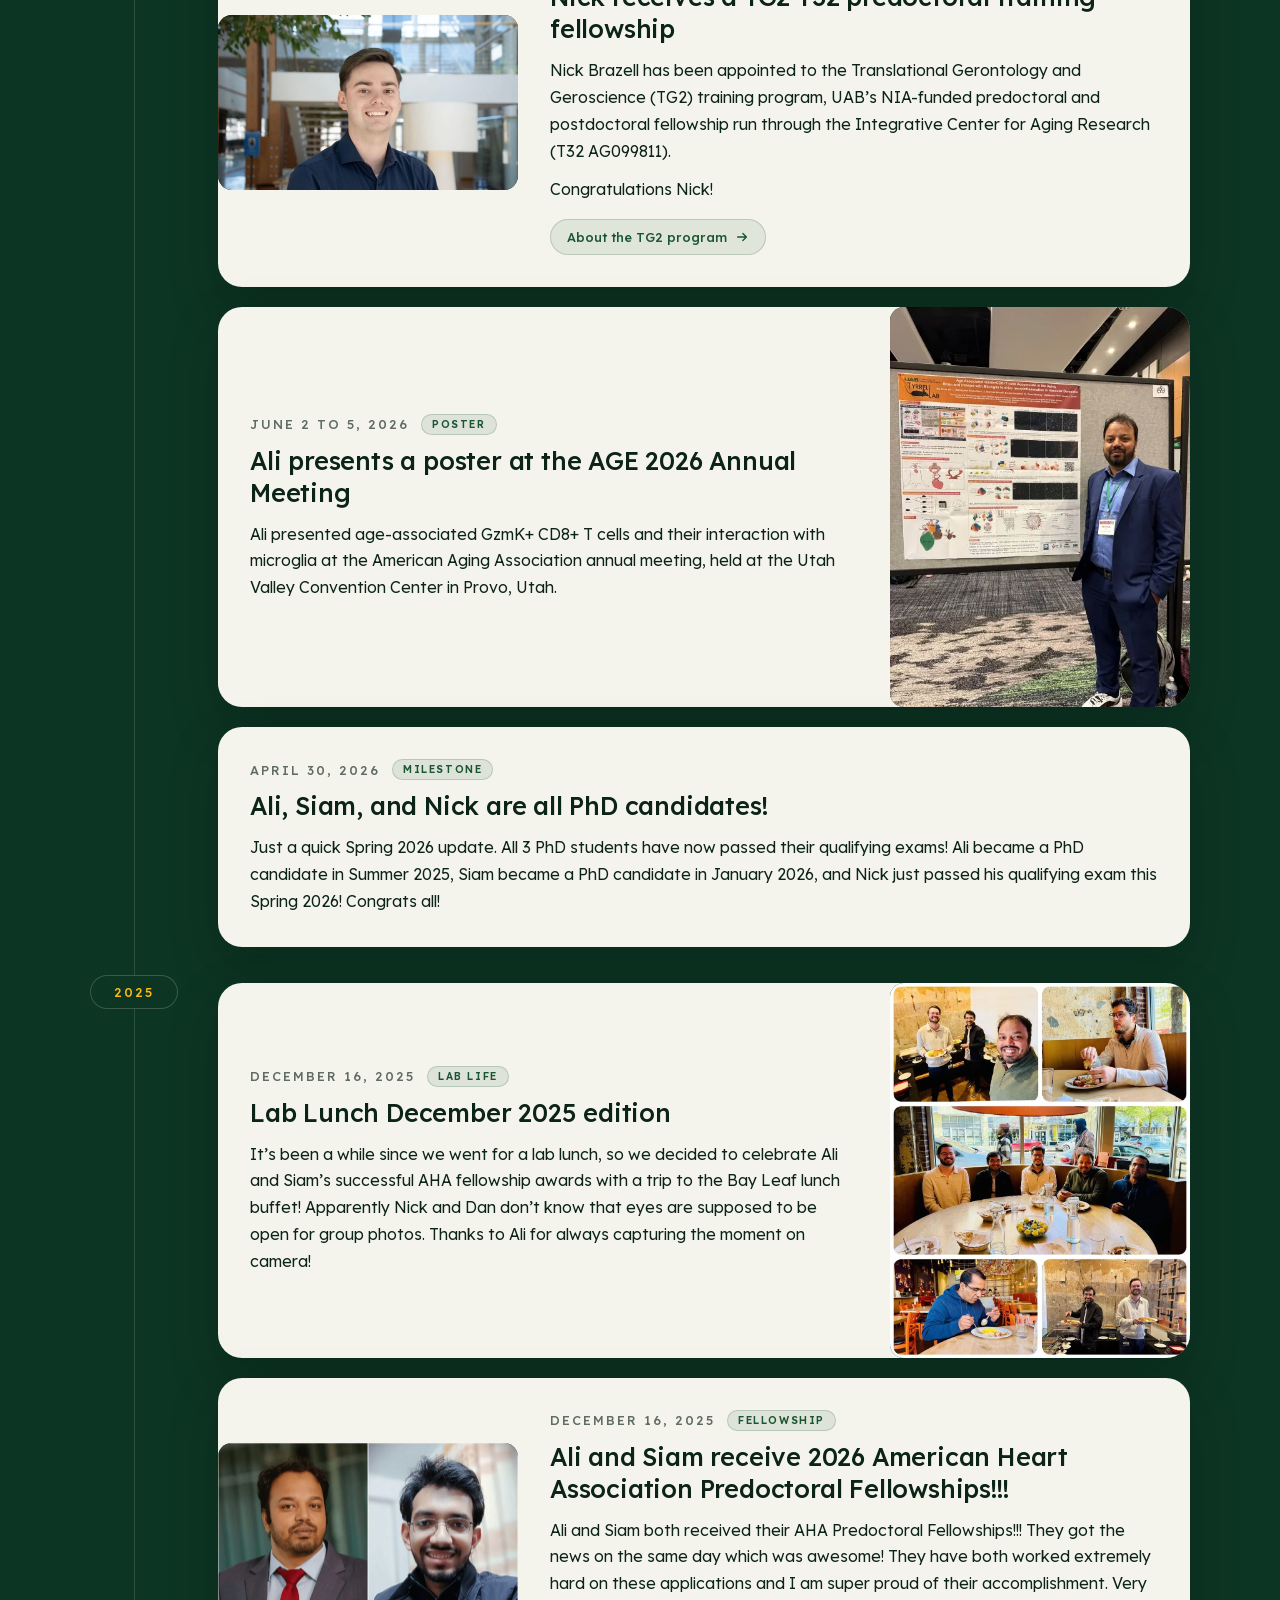
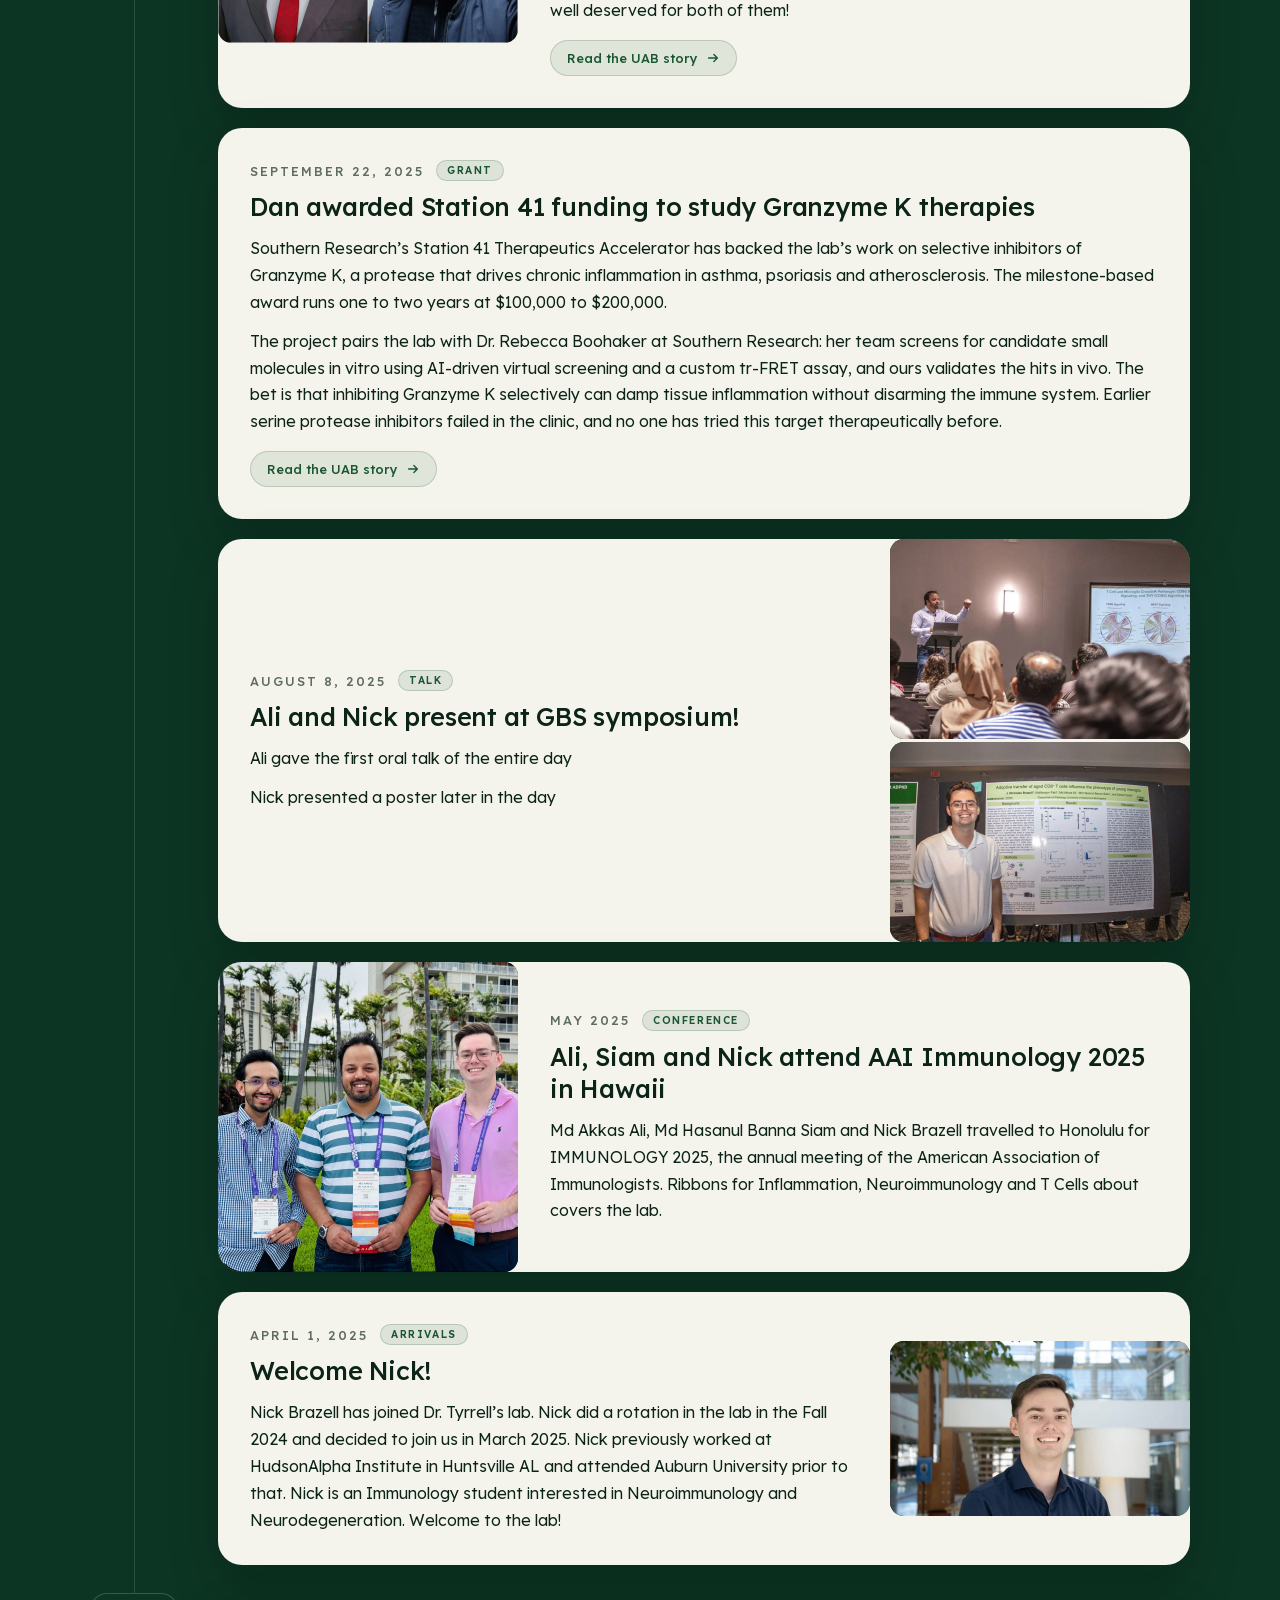
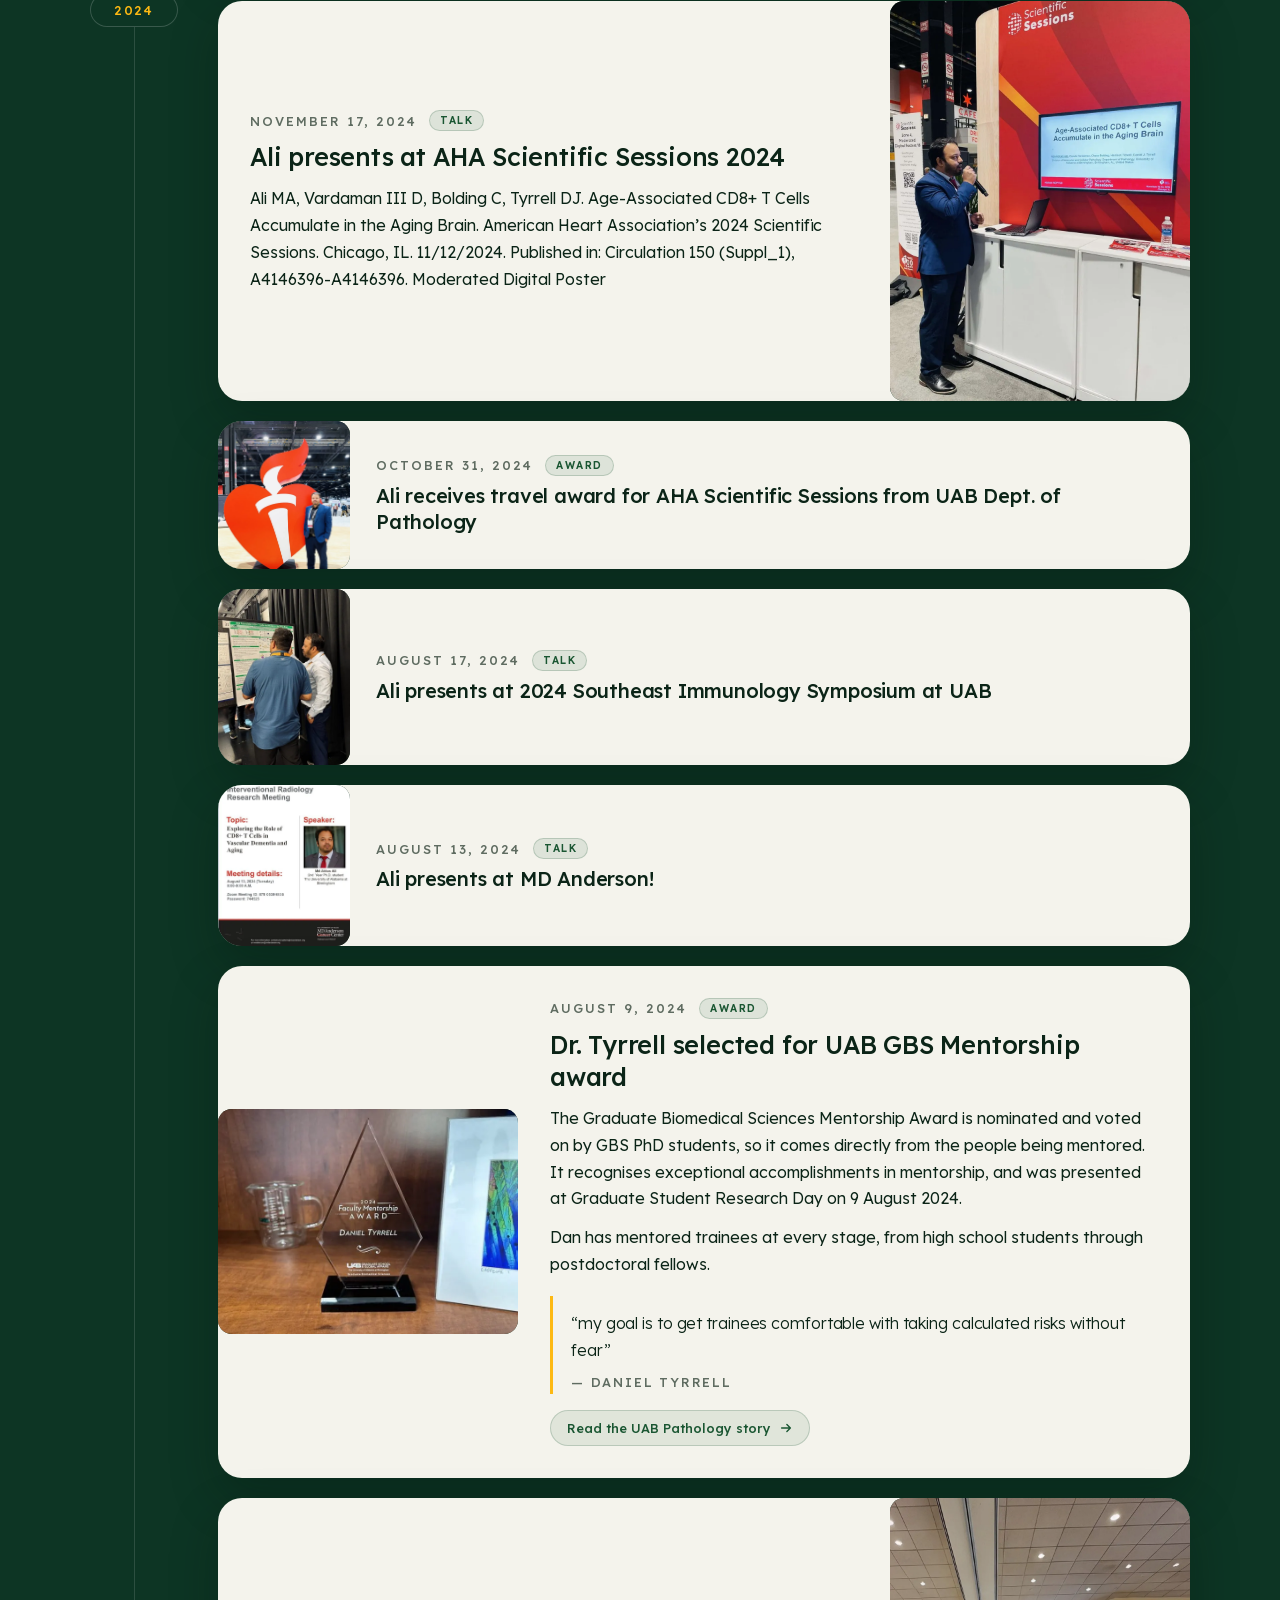
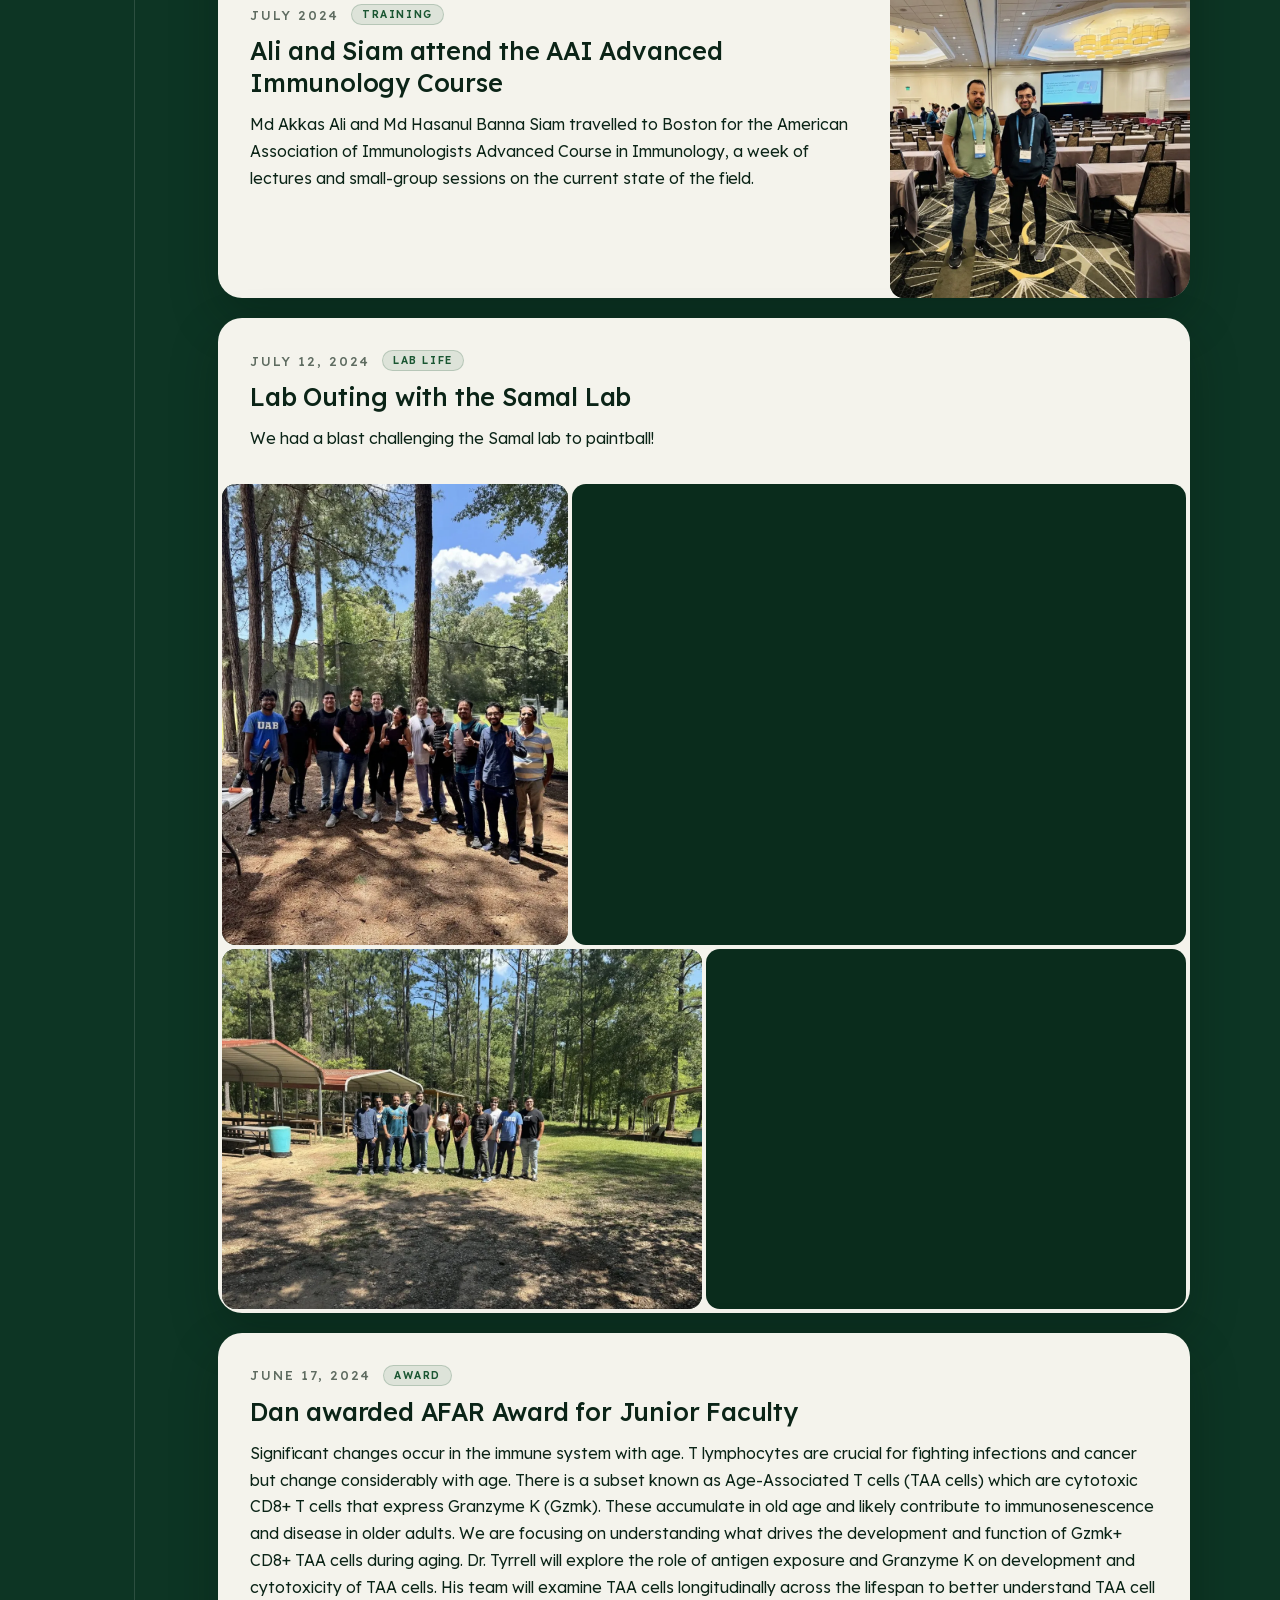
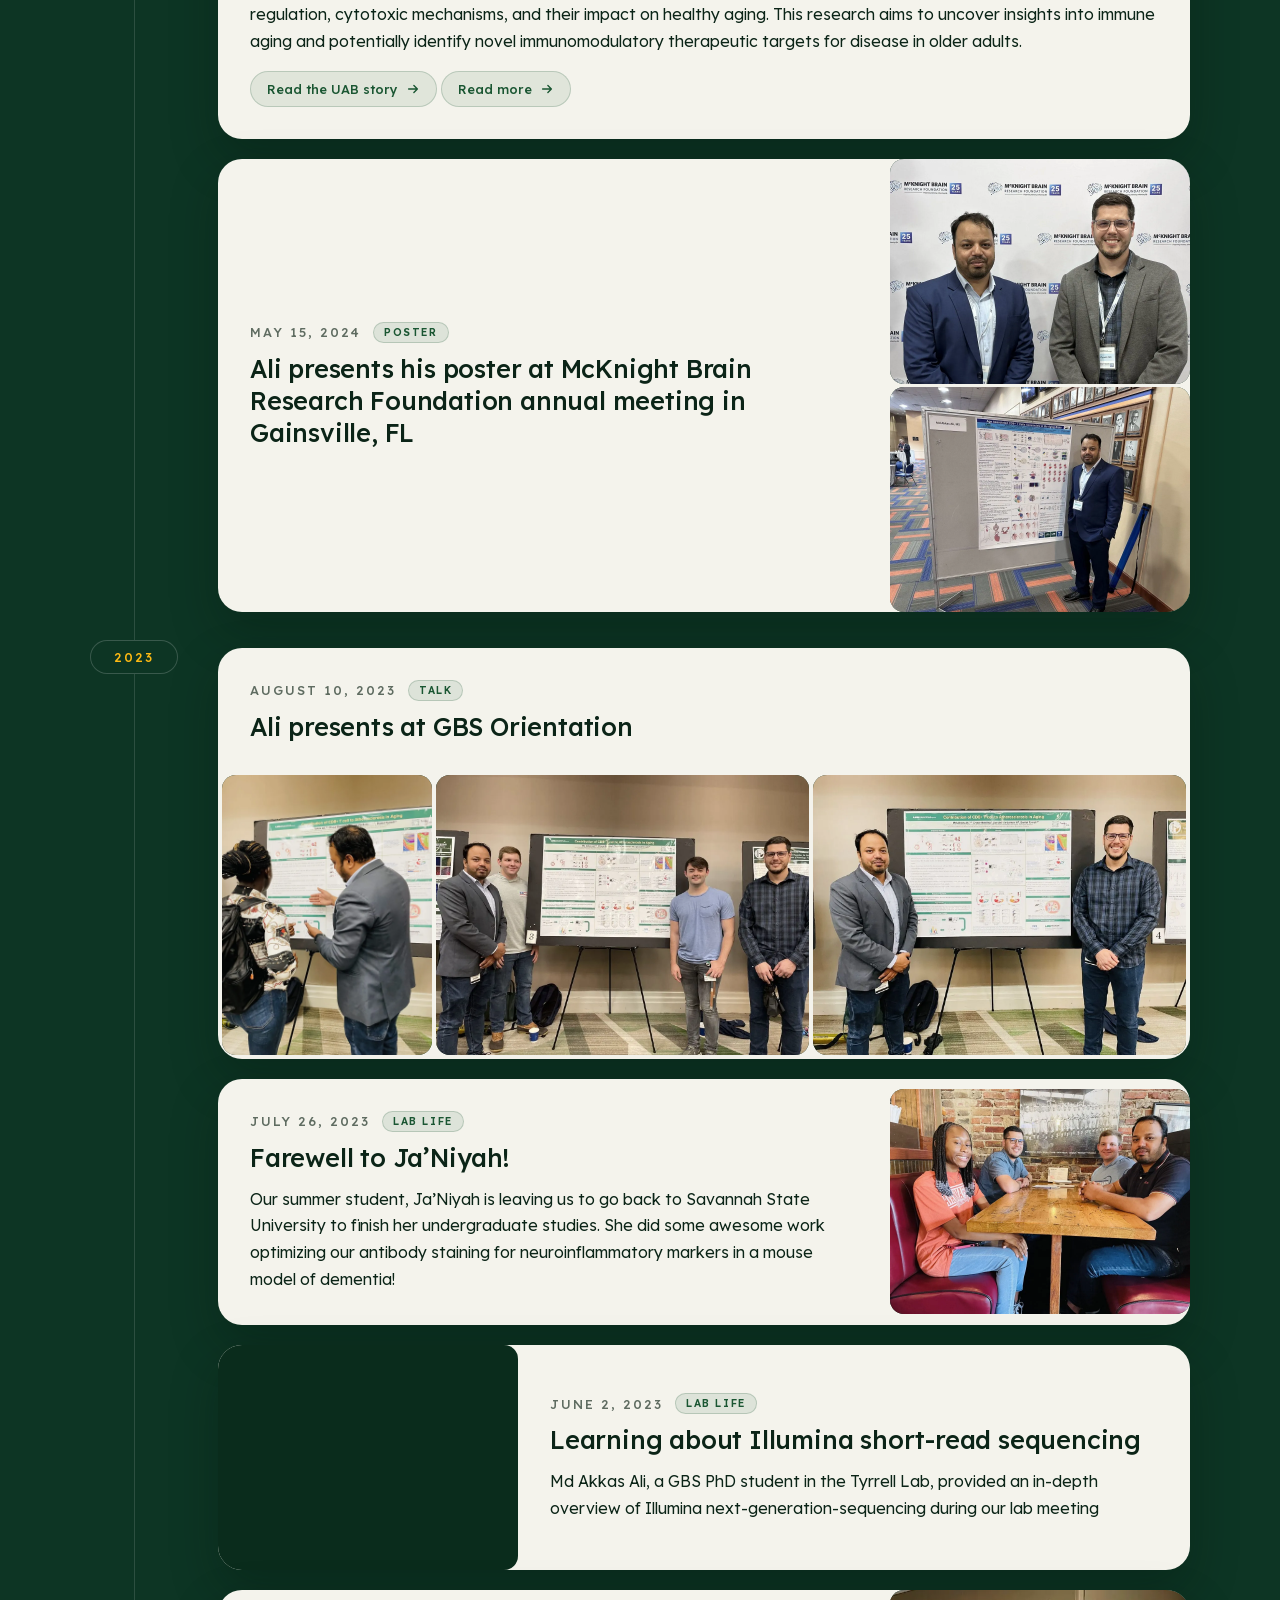
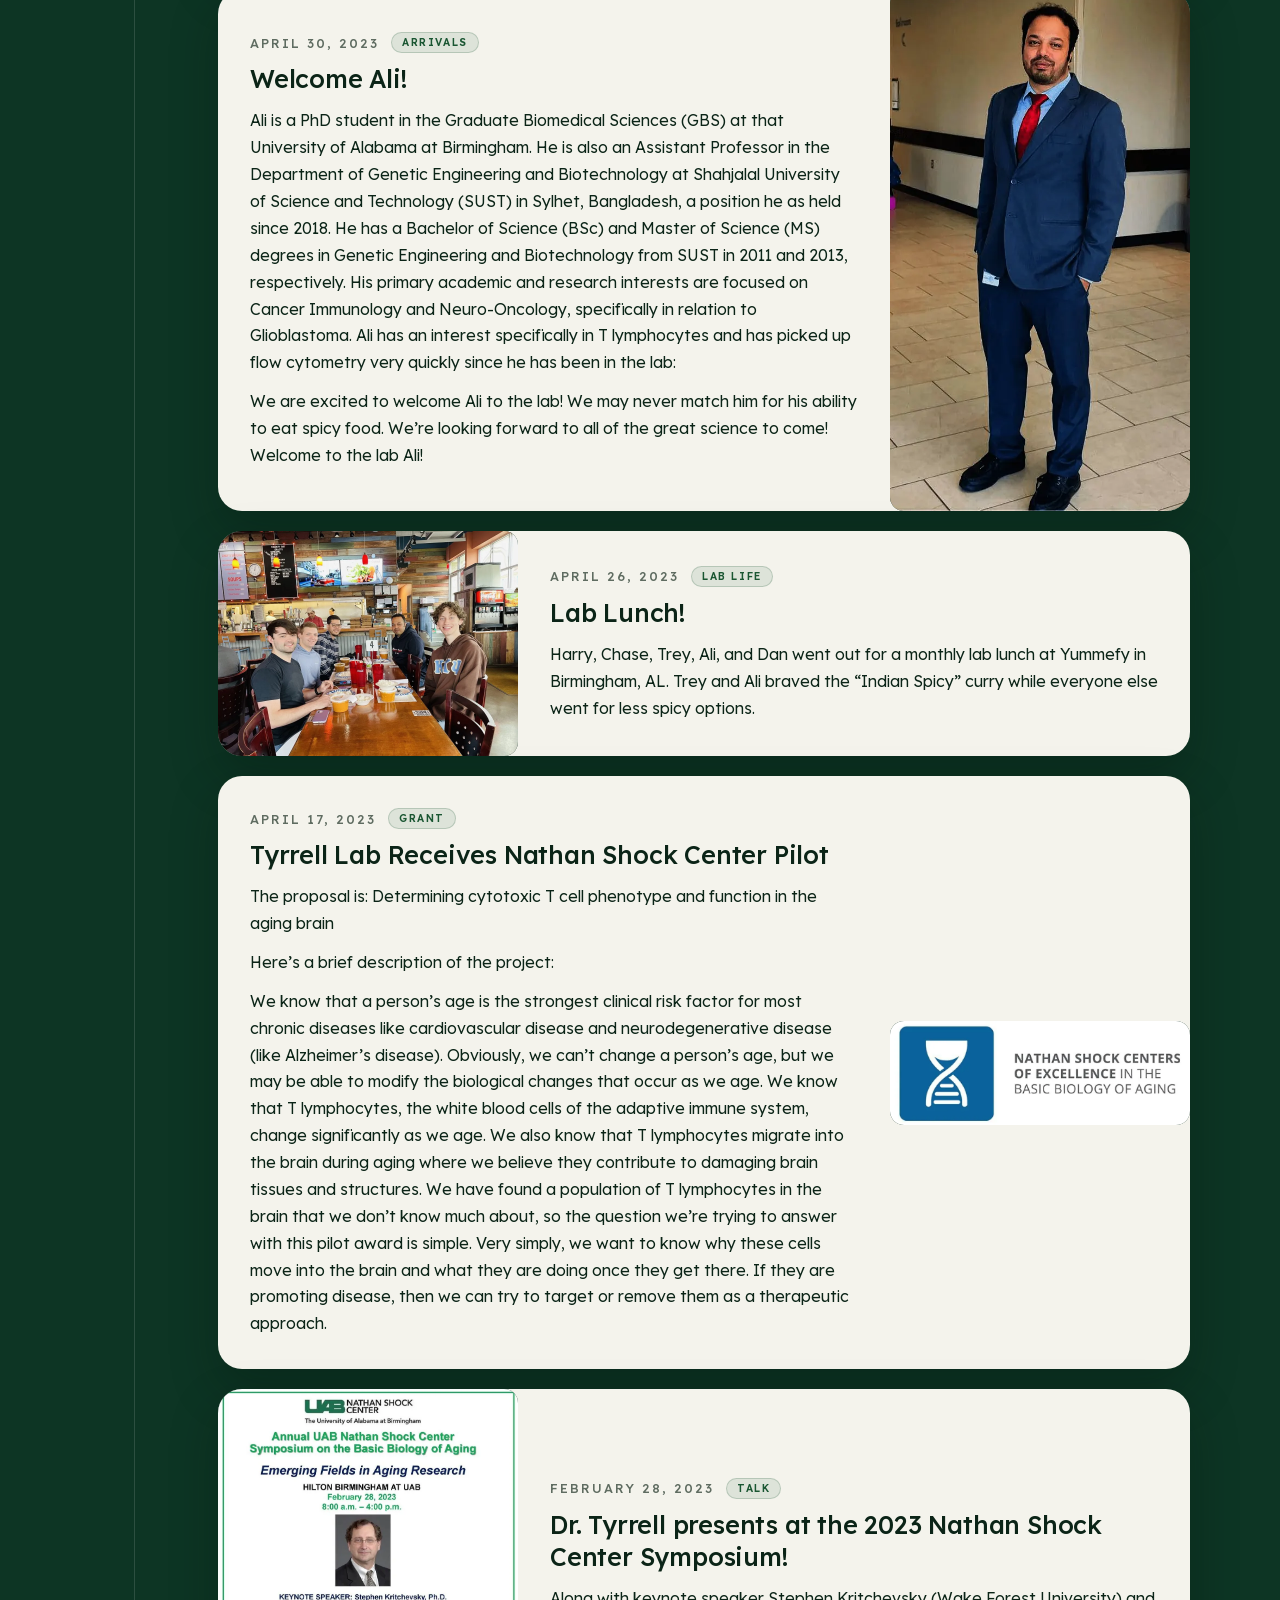
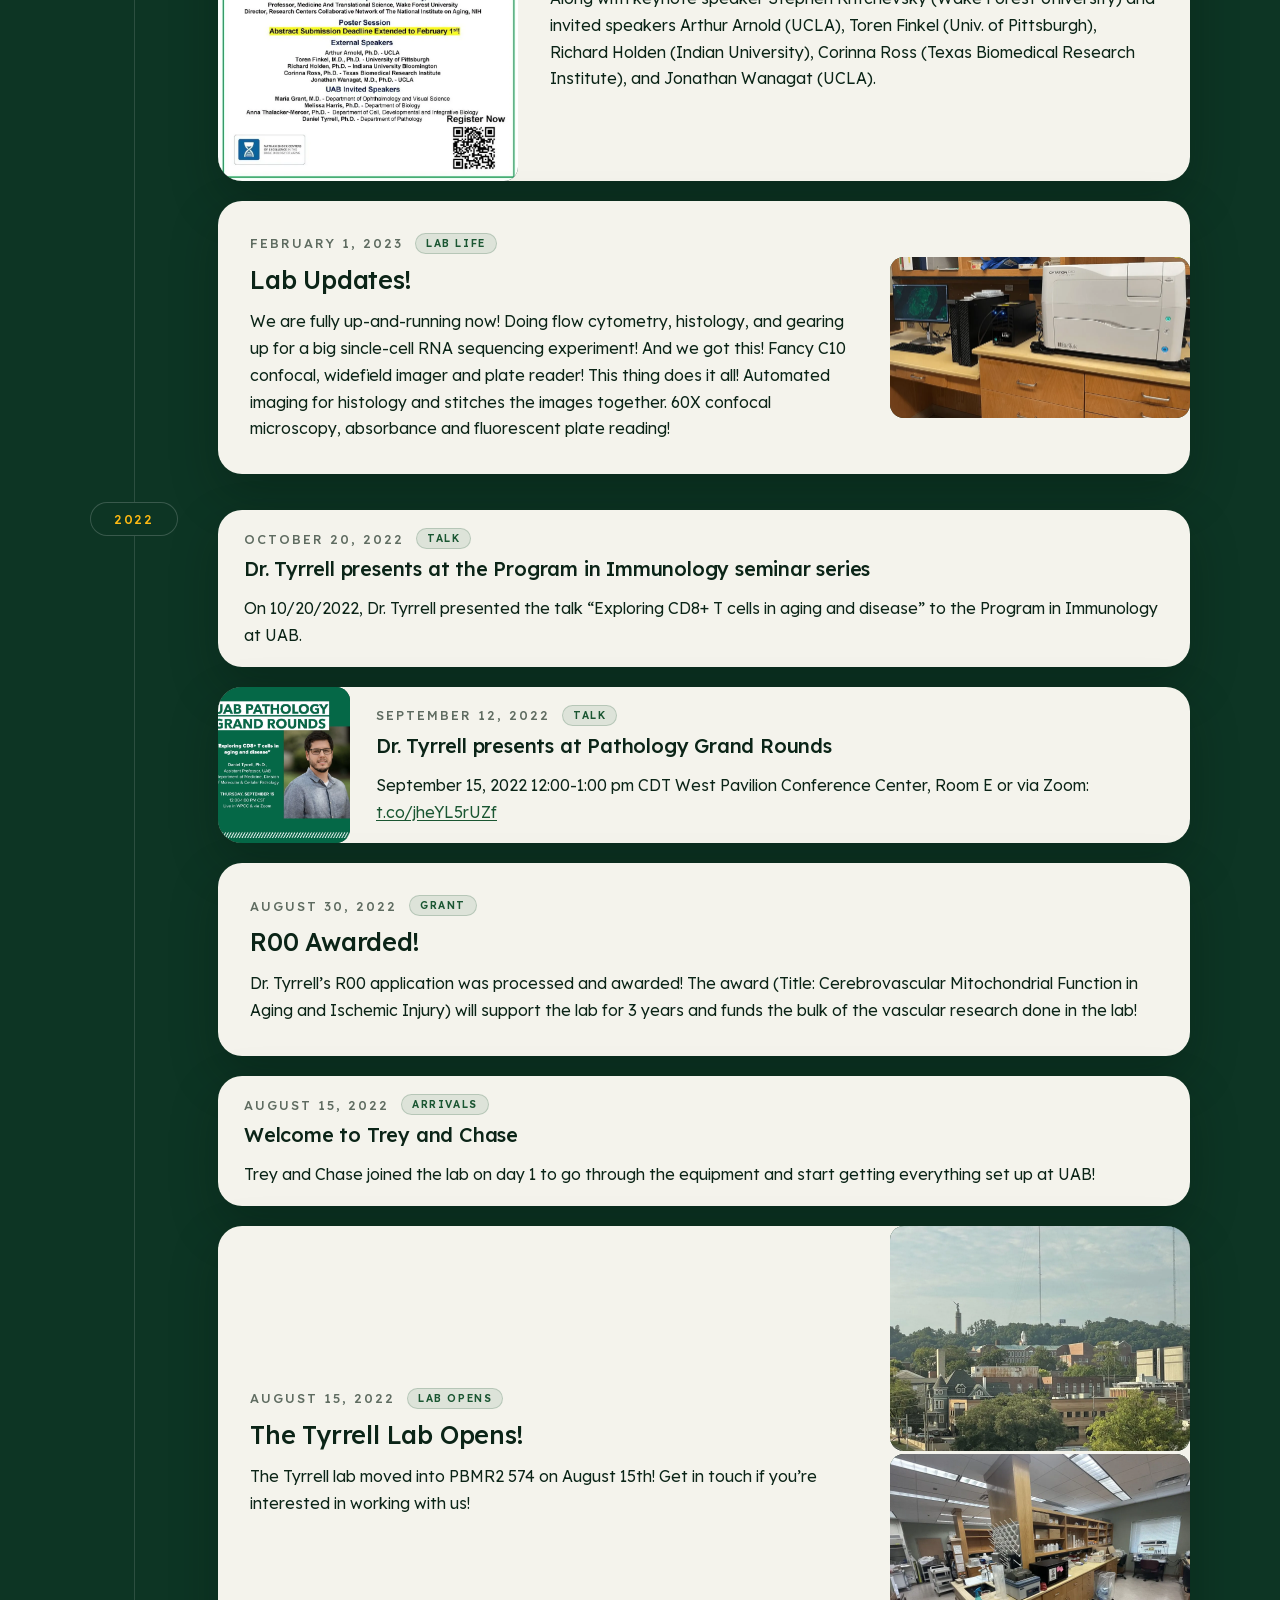
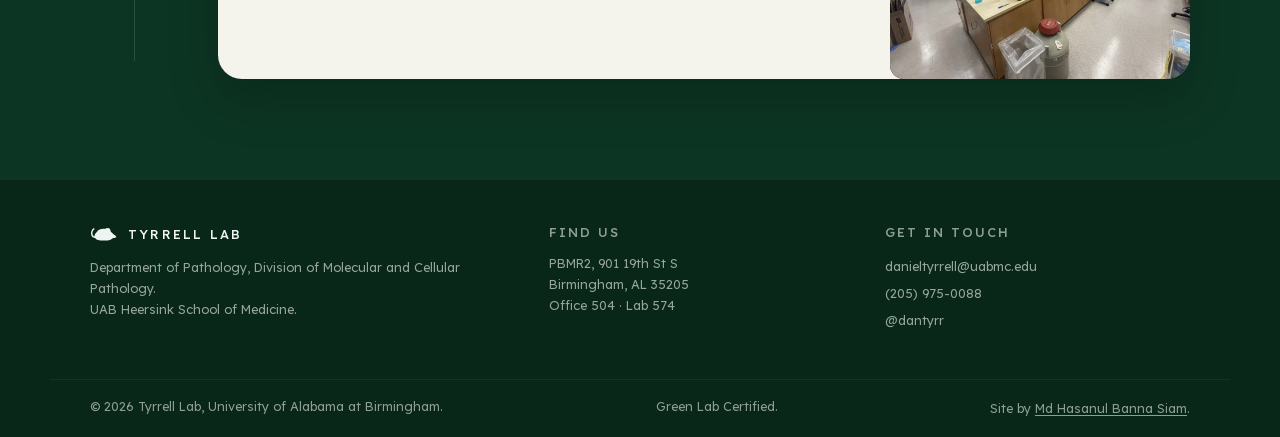
<file: news.html>
<!DOCTYPE html>
<html lang="en">
<head>
<meta charset="utf-8">
<meta name="viewport" content="width=device-width, initial-scale=1, viewport-fit=cover">
<title>News &middot; Tyrrell Lab</title>
<meta name="description" content="News from the Tyrrell Lab at UAB: grants, fellowships, conference presentations, and life in the lab.">
<link rel="icon" href="data:image/svg+xml,%3Csvg xmlns='http://www.w3.org/2000/svg' viewBox='0 0 22 24'%3E%3Crect width='22' height='24' rx='3' fill='%231a5632'/%3E%3Cellipse cx='11.4' cy='13' rx='6.2' ry='4.3' fill='%23fff'/%3E%3Ccircle cx='7.6' cy='8.9' r='2.5' fill='%23fff'/%3E%3Ccircle cx='16.3' cy='12.2' r='.9' fill='%231a5632'/%3E%3Cpath d='M5.4 14.6c-2 .3-3.2-.7-3-2.4' fill='none' stroke='%23fff' stroke-width='1.15' stroke-linecap='round'/%3E%3C/svg%3E">
<link rel="stylesheet" href="assets/css/site.css?v=90">
</head>
<body>
<div class="doc">
<a class="skip" href="#main">Skip to content</a>

<header class="hdr">
  <div class="hdr-in">
    <a class="brand" href="index.html"><svg viewBox="0 0 28 19" aria-hidden="true"><path d="M6.8 7.4C8.5 4.8 12.6 3.7 16.3 4.7c3.3.9 5.2 3 7.2 5 1.2 1.2 2.8 1.6 2.8 2.5s-1.8 1.2-3.2 1.2c-1.4 1.7-4.4 2.6-8 2.6h-4.5c-3.4 0-6.1-1.9-6.1-4.4 0-1.6.9-3 2.3-4.2Z"/><circle cx="17.6" cy="6.5" r="2.9"/><path d="M5.3 12.8C2.9 12.4 1.4 10.3 1.8 7.8 2 6.4 2.7 5.2 3.8 4.4" fill="none" stroke="currentColor" stroke-width="1.45" stroke-linecap="round" stroke-linejoin="round"/></svg><span>Tyrrell&nbsp;Lab</span></a>
    <button class="navtoggle" type="button" aria-expanded="false" aria-controls="nav" aria-label="Menu">
      <svg viewBox="0 0 24 24"><path d="M4 7h16M4 12h16M4 17h16"/></svg>
    </button>
    <nav class="mainnav" id="nav" aria-label="Primary">
      <a href="index.html">Home</a>
      <a href="research.html">Research</a>
      <a href="people.html">People</a>
      <a href="publications.html">Publications</a>
      <a href="news.html" aria-current="page">News</a>
      <a href="gallery.html">Gallery</a>
      <a href="contact.html">Contact</a>
    </nav>
  </div>
</header>

<section class="phero phero--cover phero--news">
  <div class="phero-bg" aria-hidden="true">
    <img src="assets/img/news-cover.webp" width="1800" height="1005" alt=""
         fetchpriority="high" decoding="async">
  </div>
  <div class="phero-in">
    <p class="kicker">News</p>
    <h1>What's been&nbsp;happening</h1>
  </div>
</section>

<main class="body" id="main">
<div class="wrap">
  <nav class="yrjump" aria-label="Jump to year">
    <a href="#y2026">2026</a>
    <a href="#y2025">2025</a>
    <a href="#y2024">2024</a>
    <a href="#y2023">2023</a>
    <a href="#y2022">2022</a>
  </nav>
  <div class="feed">
    <section class="yr" id="y2026">
      <p class="yr-mark">2026</p>
      <div class="yr-posts">
        <article class="post post--lead">
          <div class="post-b">
        <p class="post-meta"><time datetime="2026-07-17">July 17, 2026</time><span class="kind">Grant</span></p>
        <h2>Tyrrell Lab got our first R01!</h2>
        <p>We celebrated by hitting some golf balls at Top Golf!</p>
        <a class="chip" href="https://www.uab.edu/medicine/news/pathology/tyrrell-awarded-3-million-to-study-atherosclerosis-advancement-in-aging-adults" rel="noopener">Read the UAB story<svg viewBox="0 0 16 16" aria-hidden="true" fill="none" stroke="currentColor" stroke-width="1.6" stroke-linecap="round" stroke-linejoin="round"><path d="M3 8h10M9 4l4 4-4 4"/></svg></a>
          </div>
          <div class="sheetshots">
            <div class="grow">
        <figure class="shot" style="--r:1.3333"><button class="lb" type="button" data-kicker="Tyrrell Lab got our first R01!" aria-label="Open larger: Tyrrell Lab got our first R01!"><img src="assets/img/news/202607_IMG_0888.webp" width="1200" height="900" alt="Tyrrell Lab got our first R01!" loading="eager" decoding="async"></button></figure>
        <figure class="shot" style="--r:0.5625"><button class="lb" type="button" data-kicker="Tyrrell Lab got our first R01!" aria-label="Open larger: Tyrrell Lab got our first R01!"><img src="assets/img/news/202607_PXL_20260717_165504590.webp" width="675" height="1200" alt="Tyrrell Lab got our first R01!" loading="lazy" decoding="async"></button></figure>
        <figure class="shot" style="--r:0.5625"><button class="lb" type="button" data-kicker="Tyrrell Lab got our first R01!" aria-label="Open larger: Tyrrell Lab got our first R01!"><img src="assets/img/news/202607_PXL_20260717_163257033.webp" width="675" height="1200" alt="Tyrrell Lab got our first R01!" loading="lazy" decoding="async"></button></figure>
        <figure class="shot" style="--r:0.5625"><button class="lb" type="button" data-kicker="Tyrrell Lab got our first R01!" aria-label="Open larger: Tyrrell Lab got our first R01!"><img src="assets/img/news/202607_PXL_20260717_162104772.webp" width="675" height="1200" alt="Tyrrell Lab got our first R01!" loading="lazy" decoding="async"></button></figure>
            </div>
            <div class="grow">
        <figure class="shot" style="--r:0.7500"><button class="lb" type="button" data-kicker="Tyrrell Lab got our first R01!" aria-label="Open larger: Tyrrell Lab got our first R01!"><img src="assets/img/news/202607_IMG_0880.webp" width="900" height="1200" alt="Tyrrell Lab got our first R01!" loading="lazy" decoding="async"></button></figure>
        <figure class="shot" style="--r:0.7500"><button class="lb" type="button" data-kicker="Tyrrell Lab got our first R01!" aria-label="Open larger: Tyrrell Lab got our first R01!"><img src="assets/img/news/202607_IMG_0877.webp" width="900" height="1200" alt="Tyrrell Lab got our first R01!" loading="lazy" decoding="async"></button></figure>
        <figure class="shot" style="--r:0.7500"><button class="lb" type="button" data-kicker="Tyrrell Lab got our first R01!" aria-label="Open larger: Tyrrell Lab got our first R01!"><img src="assets/img/news/202607_IMG_0869.webp" width="900" height="1200" alt="Tyrrell Lab got our first R01!" loading="lazy" decoding="async"></button></figure>
        <figure class="shot" style="--r:0.7500"><button class="lb" type="button" data-kicker="Tyrrell Lab got our first R01!" aria-label="Open larger: Tyrrell Lab got our first R01!"><img src="assets/img/news/202607_IMG_0867.webp" width="900" height="1200" alt="Tyrrell Lab got our first R01!" loading="lazy" decoding="async"></button></figure>
            </div>
          </div>
        </article>
        <article class="post post--story post--flip">
          <div class="post-b">
        <p class="post-meta"><time datetime="2026">2026</time><span class="kind">Fellowship</span></p>
        <h2>Nick receives a TG2 T32 predoctoral training fellowship</h2>
        <p>Nick Brazell has been appointed to the Translational Gerontology and Geroscience (TG2) training program, UAB’s NIA-funded predoctoral and postdoctoral fellowship run through the Integrative Center for Aging Research (T32&nbsp;AG099811).</p>
        <p>Congratulations Nick!</p>
        <a class="chip" href="https://www.uab.edu/icar/education/tg2-training-program" rel="noopener">About the TG2 program<svg viewBox="0 0 16 16" aria-hidden="true" fill="none" stroke="currentColor" stroke-width="1.6" stroke-linecap="round" stroke-linejoin="round"><path d="M3 8h10M9 4l4 4-4 4"/></svg></a>
          </div>
          <div class="post-media">
        <figure class="shot" style="--r:1.7192"><button class="lb" type="button" data-kicker="Nick receives a TG2 T32 predoctoral training fellowship" aria-label="Open larger: Nick receives a TG2 T32 predoctoral training fellowship"><img src="assets/img/news/202504_NickB_Headshot-1.webp" width="1200" height="698" alt="Nick receives a TG2 T32 predoctoral training fellowship" loading="lazy" decoding="async"></button></figure>
          </div>
        </article>
        <article class="post post--story">
          <div class="post-b">
        <p class="post-meta"><time datetime="2026-06-02">June 2 to 5, 2026</time><span class="kind">Poster</span></p>
        <h2>Ali presents a poster at the AGE 2026 Annual Meeting</h2>
        <p>Ali presented age-associated GzmK+ CD8+ T cells and their interaction with microglia at the American Aging Association annual meeting, held at the Utah Valley Convention Center in Provo, Utah.</p>
          </div>
          <div class="post-media">
        <figure class="shot" style="--r:0.7500"><button class="lb" type="button" data-kicker="Ali presents a poster at the AGE 2026 Annual Meeting" aria-label="Open larger: Ali presents a poster at the AGE 2026 Annual Meeting"><img src="assets/img/news/202606_age2026-poster.webp" width="480" height="640" alt="Ali in a navy suit standing beside his research poster on a display board in a convention hall" loading="lazy" decoding="async"></button></figure>
          </div>
        </article>
        <article class="post post--story">
          <div class="post-b">
        <p class="post-meta"><time datetime="2026-04-30">April 30, 2026</time><span class="kind">Milestone</span></p>
        <h2>Ali, Siam, and Nick are all PhD candidates!</h2>
        <p>Just a quick Spring 2026 update. All 3 PhD students have now passed their qualifying exams! Ali became a PhD candidate in Summer 2025, Siam became a PhD candidate in January 2026, and Nick just passed his qualifying exam this Spring 2026! Congrats all!</p>
          </div>
        </article>
      </div>
    </section>
    <section class="yr" id="y2025">
      <p class="yr-mark">2025</p>
      <div class="yr-posts">
        <article class="post post--story">
          <div class="post-b">
        <p class="post-meta"><time datetime="2025-12-16">December 16, 2025</time><span class="kind">Lab life</span></p>
        <h2>Lab Lunch December 2025 edition</h2>
        <p>It’s been a while since we went for a lab lunch, so we decided to celebrate Ali and Siam’s successful AHA fellowship awards with a trip to the Bay Leaf lunch buffet! Apparently Nick and Dan don’t know that eyes are supposed to be open for group photos. Thanks to Ali for always capturing the moment on camera!</p>
          </div>
          <div class="post-media">
        <figure class="shot" style="--r:0.8008"><button class="lb" type="button" data-kicker="Lab Lunch December 2025 edition" aria-label="Open larger: Lab Lunch December 2025 edition"><img src="assets/img/news/202512_IMG_7764.webp" width="961" height="1200" alt="Lab Lunch December 2025 edition" loading="lazy" decoding="async"></button></figure>
          </div>
        </article>
        <article class="post post--story post--flip">
          <div class="post-b">
        <p class="post-meta"><time datetime="2025-12-16">December 16, 2025</time><span class="kind">Fellowship</span></p>
        <h2>Ali and Siam receive 2026 American Heart Association Predoctoral Fellowships!!!</h2>
        <p>Ali and Siam both received their AHA Predoctoral Fellowships!!! They got the news on the same day which was awesome! They have both worked extremely hard on these applications and I am super proud of their accomplishment. Very well deserved for both of them!</p>
        <a class="chip" href="https://www.uab.edu/medicine/news/pathology/two-uab-pathology-trainees-receive-2026-american-heart-association-predoctoral-fellowships" rel="noopener">Read the UAB story<svg viewBox="0 0 16 16" aria-hidden="true" fill="none" stroke="currentColor" stroke-width="1.6" stroke-linecap="round" stroke-linejoin="round"><path d="M3 8h10M9 4l4 4-4 4"/></svg></a>
          </div>
          <div class="post-media">
        <figure class="shot" style="--r:1.4981"><button class="lb" type="button" data-kicker="Ali and Siam receive 2026 American Heart Association Predoctoral Fellowships!!!" aria-label="Open larger: Ali and Siam receive 2026 American Heart Association Predoctoral Fellowships!!!"><img src="assets/img/news/202512_Screenshot-2025-12-16-at-10.21.42-AM.webp" width="1200" height="801" alt="Ali and Siam receive 2026 American Heart Association Predoctoral Fellowships!!!" loading="lazy" decoding="async"></button></figure>
          </div>
        </article>
        <article class="post post--story">
          <div class="post-b">
        <p class="post-meta"><time datetime="2025-09-22">September 22, 2025</time><span class="kind">Grant</span></p>
        <h2>Dan awarded Station 41 funding to study Granzyme&nbsp;K therapies</h2>
        <p>Southern Research’s Station&nbsp;41 Therapeutics Accelerator has backed the lab’s work on selective inhibitors of Granzyme&nbsp;K, a protease that drives chronic inflammation in asthma, psoriasis and atherosclerosis. The milestone-based award runs one to two years at $100,000 to $200,000.</p>
        <p>The project pairs the lab with Dr. Rebecca Boohaker at Southern Research: her team screens for candidate small molecules in vitro using AI-driven virtual screening and a custom tr-FRET assay, and ours validates the hits in vivo. The bet is that inhibiting Granzyme&nbsp;K selectively can damp tissue inflammation without disarming the immune system. Earlier
         serine protease inhibitors failed in the clinic, and no one has tried this target therapeutically before.</p>
        <a class="chip" href="https://www.uab.edu/medicine/news/pathology/tyrrell-to-study-new-granzyme-k-therapies" rel="noopener">Read the UAB story<svg viewBox="0 0 16 16" aria-hidden="true" fill="none" stroke="currentColor" stroke-width="1.6" stroke-linecap="round" stroke-linejoin="round"><path d="M3 8h10M9 4l4 4-4 4"/></svg></a>
          </div>
        </article>
        <article class="post post--story">
          <div class="post-b">
        <p class="post-meta"><time datetime="2025-08-08">August 8, 2025</time><span class="kind">Talk</span></p>
        <h2>Ali and Nick present at GBS symposium!</h2>
        <p>Ali gave the first oral talk of the entire day</p>
        <p>Nick presented a poster later in the day</p>
          </div>
          <div class="post-media">
        <figure class="shot" style="--r:1.5000"><button class="lb" type="button" data-kicker="Ali and Nick present at GBS symposium!" aria-label="Open larger: Ali and Nick present at GBS symposium!"><img src="assets/img/news/202508_IMG_3816.webp" width="1200" height="800" alt="Ali and Nick present at GBS symposium!" loading="lazy" decoding="async"></button></figure>
        <figure class="shot" style="--r:1.5000"><button class="lb" type="button" data-kicker="Ali and Nick present at GBS symposium!" aria-label="Open larger: Ali and Nick present at GBS symposium!"><img src="assets/img/news/202508_IMG_3817.webp" width="1200" height="800" alt="Ali and Nick present at GBS symposium!" loading="lazy" decoding="async"></button></figure>
          </div>
        </article>
        <article class="post post--story post--flip">
          <div class="post-b">
        <p class="post-meta"><time datetime="2025-05">May 2025</time><span class="kind">Conference</span></p>
        <h2>Ali, Siam and Nick attend AAI Immunology 2025 in Hawaii</h2>
        <p>Md Akkas Ali, Md Hasanul Banna Siam and Nick Brazell travelled to Honolulu for IMMUNOLOGY 2025, the annual meeting of the American Association of Immunologists. Ribbons for Inflammation, Neuroimmunology and T&nbsp;Cells about covers the lab.</p>
          </div>
          <div class="post-media">
        <figure class="shot" style="--r:0.9683"><button class="lb" type="button" data-kicker="Ali, Siam and Nick attend AAI Immunology 2025 in Hawaii" aria-label="Open larger: Ali, Siam and Nick attend AAI Immunology 2025 in Hawaii"><img src="assets/img/news/202505_immunology2025-badges.webp" width="1162" height="1200" alt="Ali, Siam and Nick attend AAI Immunology 2025 in Hawaii" loading="lazy" decoding="async"></button></figure>
          </div>
        </article>
        <article class="post post--story">
          <div class="post-b">
        <p class="post-meta"><time datetime="2025-04-01">April 1, 2025</time><span class="kind">Arrivals</span></p>
        <h2>Welcome Nick!</h2>
        <p>Nick Brazell has joined Dr. Tyrrell’s lab. Nick did a rotation in the lab in the Fall 2024 and decided to join us in March 2025. Nick previously worked at HudsonAlpha Institute in Huntsville AL and attended Auburn University prior to that. Nick is an Immunology student interested in Neuroimmunology and Neurodegeneration. Welcome to the lab!</p>
          </div>
          <div class="post-media">
        <figure class="shot" style="--r:1.7192"><button class="lb" type="button" data-kicker="Welcome Nick!" aria-label="Open larger: Welcome Nick!"><img src="assets/img/news/202504_NickB_Headshot-1.webp" width="1200" height="698" alt="Welcome Nick!" loading="lazy" decoding="async"></button></figure>
          </div>
        </article>
      </div>
    </section>
    <section class="yr" id="y2024">
      <p class="yr-mark">2024</p>
      <div class="yr-posts">
        <article class="post post--story">
          <div class="post-b">
        <p class="post-meta"><time datetime="2024-11-17">November 17, 2024</time><span class="kind">Talk</span></p>
        <h2>Ali presents at AHA Scientific Sessions 2024</h2>
        <p>Ali MA, Vardaman III D, Bolding C, Tyrrell DJ. Age-Associated CD8+ T Cells Accumulate in the Aging Brain. American Heart Association’s 2024 Scientific Sessions. Chicago, IL. 11/12/2024. Published in: Circulation 150 (Suppl_1), A4146396-A4146396. Moderated Digital Poster</p>
          </div>
          <div class="post-media">
        <figure class="shot" style="--r:0.7500"><button class="lb" type="button" data-kicker="Ali presents at AHA Scientific Sessions 2024" aria-label="Open larger: Ali presents at AHA Scientific Sessions 2024"><img src="assets/img/news/202501_462553801_1239438523996745_8816824759446709562_n.webp" width="900" height="1200" alt="Ali presents at AHA Scientific Sessions 2024" loading="lazy" decoding="async"></button></figure>
          </div>
        </article>
        <article class="post post--brief">
          <div class="brief-thumb"><figure class="shot" style="--r:0.8925"><button class="lb" type="button" data-kicker="Ali receives travel award for AHA Scientific Sessions from UAB Dept. of Pathology" aria-label="Open larger: Ali receives travel award for AHA Scientific Sessions from UAB Dept. of Pathology"><img src="assets/img/news/202501_IMG_0604.webp" width="1071" height="1200" alt="Ali receives travel award for AHA Scientific Sessions from UAB Dept. of Pathology" loading="lazy" decoding="async"></button></figure></div>
          <div class="post-b">
        <p class="post-meta"><time datetime="2024-10-31">October 31, 2024</time><span class="kind">Award</span></p>
        <h2>Ali receives travel award for AHA Scientific Sessions from UAB Dept. of Pathology</h2>
          </div>
        </article>
        <article class="post post--brief">
          <div class="brief-thumb"><figure class="shot" style="--r:0.7500"><button class="lb" type="button" data-kicker="Ali presents at 2024 Southeast Immunology Symposium at UAB" aria-label="Open larger: Ali presents at 2024 Southeast Immunology Symposium at UAB"><img src="assets/img/news/202501_3da33f32-89cc-4975-a4f7-b1a43a54f50c.webp" width="600" height="800" alt="Ali presents at 2024 Southeast Immunology Symposium at UAB" loading="lazy" decoding="async"></button></figure></div>
          <div class="post-b">
        <p class="post-meta"><time datetime="2024-08-17">August 17, 2024</time><span class="kind">Talk</span></p>
        <h2>Ali presents at 2024 Southeast Immunology Symposium at UAB</h2>
          </div>
        </article>
        <article class="post post--brief">
          <div class="brief-thumb"><figure class="shot" style="--r:0.8221"><button class="lb" type="button" data-kicker="Ali presents at MD Anderson!" aria-label="Open larger: Ali presents at MD Anderson!"><img src="assets/img/news/202408_GU3ivQWWgAAta83.webp" width="559" height="680" alt="Ali presents at MD Anderson!" loading="lazy" decoding="async"></button></figure></div>
          <div class="post-b">
        <p class="post-meta"><time datetime="2024-08-13">August 13, 2024</time><span class="kind">Talk</span></p>
        <h2>Ali presents at MD Anderson!</h2>
          </div>
        </article>
        <article class="post post--story post--flip">
          <div class="post-b">
        <p class="post-meta"><time datetime="2024-08-09">August 9, 2024</time><span class="kind">Award</span></p>
        <h2>Dr. Tyrrell selected for UAB GBS Mentorship award</h2>
        <p>The Graduate Biomedical Sciences Mentorship Award is nominated and voted on by GBS PhD students, so it comes directly from the people being mentored. It recognises exceptional accomplishments in mentorship, and was presented at Graduate Student Research Day on 9&nbsp;August 2024.</p>
        <p>Dan has mentored trainees at every stage, from high school students through postdoctoral fellows.</p>
        <blockquote class="pullquote"><p>my goal is to get trainees comfortable with taking calculated risks without fear</p><cite>Daniel Tyrrell</cite></blockquote>
        <a class="chip" href="https://www.uab.edu/medicine/pathology/news-events/archive/tyrrell-wins-2024-gbs-award-in-mentorship" rel="noopener">Read the UAB Pathology story<svg viewBox="0 0 16 16" aria-hidden="true" fill="none" stroke="currentColor" stroke-width="1.6" stroke-linecap="round" stroke-linejoin="round"><path d="M3 8h10M9 4l4 4-4 4"/></svg></a>
          </div>
          <div class="post-media">
        <figure class="shot" style="--r:1.3333"><button class="lb" type="button" data-kicker="Dr. Tyrrell selected for UAB GBS Mentorship award" aria-label="Open larger: Dr. Tyrrell selected for UAB GBS Mentorship award"><img src="assets/img/news/202408_GUyKe7bbIAAQ3xL-1.webp" width="680" height="510" alt="Dr. Tyrrell selected for UAB GBS Mentorship award" loading="lazy" decoding="async"></button></figure>
          </div>
        </article>
        <article class="post post--story">
          <div class="post-b">
        <p class="post-meta"><time datetime="2024-07">July 2024</time><span class="kind">Training</span></p>
        <h2>Ali and Siam attend the AAI Advanced Immunology Course</h2>
        <p>Md Akkas Ali and Md Hasanul Banna Siam travelled to Boston for the American Association of Immunologists Advanced Course in Immunology, a week of lectures and small-group sessions on the current state of the field.</p>
          </div>
          <div class="post-media">
        <figure class="shot" style="--r:0.7500"><button class="lb" type="button" data-kicker="Ali and Siam attend the AAI Advanced Immunology Course" aria-label="Open larger: Ali and Siam attend the AAI Advanced Immunology Course"><img src="assets/img/news/202407_aai-advanced-immunology-course.webp" width="900" height="1200" alt="Ali and Siam attend the AAI Advanced Immunology Course" loading="lazy" decoding="async"></button></figure>
          </div>
        </article>
        <article class="post post--story post--sheet">
          <div class="post-b">
        <p class="post-meta"><time datetime="2024-07-12">July 12, 2024</time><span class="kind">Lab life</span></p>
        <h2>Lab Outing with the Samal Lab</h2>
        <p>We had a blast challenging the Samal lab to paintball!</p>
          </div>
          <div class="sheetshots">
            <div class="grow">
        <figure class="shot" style="--r:0.7500"><button class="lb" type="button" data-kicker="Lab Outing with the Samal Lab" aria-label="Open larger: Lab Outing with the Samal Lab"><img src="assets/img/news/202407_IMG_1558.webp" width="900" height="1200" alt="Lab Outing with the Samal Lab" loading="lazy" decoding="async"></button></figure>
        <figure class="shot" style="--r:1.3333"><button class="lb" type="button" data-kicker="Lab Outing with the Samal Lab" aria-label="Open larger: Lab Outing with the Samal Lab"><img src="assets/img/news/202407_IMG_1551-1.webp" width="1200" height="900" alt="Lab Outing with the Samal Lab" loading="lazy" decoding="async"></button></figure>
            </div>
            <div class="grow">
        <figure class="shot" style="--r:1.3333"><button class="lb" type="button" data-kicker="Lab Outing with the Samal Lab" aria-label="Open larger: Lab Outing with the Samal Lab"><img src="assets/img/news/202407_IMG_1549.webp" width="1200" height="900" alt="Lab Outing with the Samal Lab" loading="lazy" decoding="async"></button></figure>
        <figure class="shot" style="--r:1.3333"><button class="lb" type="button" data-kicker="Lab Outing with the Samal Lab" aria-label="Open larger: Lab Outing with the Samal Lab"><img src="assets/img/news/202407_IMG_0891.webp" width="1200" height="900" alt="Lab Outing with the Samal Lab" loading="lazy" decoding="async"></button></figure>
            </div>
          </div>
        </article>
        <article class="post post--story">
          <div class="post-b">
        <p class="post-meta"><time datetime="2024-06-17">June 17, 2024</time><span class="kind">Award</span></p>
        <h2>Dan awarded AFAR Award for Junior Faculty</h2>
        <p>Significant changes occur in the immune system with age. T lymphocytes are crucial for fighting infections and cancer but change considerably with age. There is a subset known as Age-Associated T cells (TAA cells) which are cytotoxic CD8+ T cells that express Granzyme K (Gzmk). These accumulate in old age and likely contribute to immunosenescence and disease in older adults. We are focusing on understanding what drives the development and function of Gzmk+ CD8+ TAA cells during aging. Dr. Tyrrell will explore the role of antigen exposure and Granzyme K on development and cytotoxicity of TAA cells. His team will examine TAA cells longitudinally across the lifespan to better understand TAA cell regulation, cytotoxic mechanisms, and their impact on healthy aging. This research aims to uncover insights into immune aging and potentially identify novel immunomodulatory therapeutic targets for disease in older adults.</p>
        <a class="chip" href="https://www.uab.edu/medicine/pathology/news-events/archive/tyrrell-awarded-afar-grant-for-work-on-protein-s-t-cells-relation-to-aging" rel="noopener">Read the UAB story<svg viewBox="0 0 16 16" aria-hidden="true" fill="none" stroke="currentColor" stroke-width="1.6" stroke-linecap="round" stroke-linejoin="round"><path d="M3 8h10M9 4l4 4-4 4"/></svg></a>
        <a class="chip" href="https://www.afar.org/grantee-profiles/daniel-tyrrell" rel="noopener">Read more<svg viewBox="0 0 16 16" aria-hidden="true" fill="none" stroke="currentColor" stroke-width="1.6" stroke-linecap="round" stroke-linejoin="round"><path d="M3 8h10M9 4l4 4-4 4"/></svg></a>
          </div>
        </article>
        <article class="post post--story">
          <div class="post-b">
        <p class="post-meta"><time datetime="2024-05-15">May 15, 2024</time><span class="kind">Poster</span></p>
        <h2>Ali presents his poster at McKnight Brain Research Foundation annual meeting in Gainsville, FL</h2>
          </div>
          <div class="post-media">
        <figure class="shot" style="--r:1.3333"><button class="lb" type="button" data-kicker="Ali presents his poster at McKnight Brain Research Foundation annual meeting in Gainsville, FL" aria-label="Open larger: Ali presents his poster at McKnight Brain Research Foundation annual meeting in Gainsville, FL"><img src="assets/img/news/202407_IMG_0372.webp" width="1200" height="900" alt="Ali presents his poster at McKnight Brain Research Foundation annual meeting in Gainsville, FL" loading="lazy" decoding="async"></button></figure>
        <figure class="shot" style="--r:1.3333"><button class="lb" type="button" data-kicker="Ali presents his poster at McKnight Brain Research Foundation annual meeting in Gainsville, FL" aria-label="Open larger: Ali presents his poster at McKnight Brain Research Foundation annual meeting in Gainsville, FL"><img src="assets/img/news/202407_IMG_0370.webp" width="1200" height="900" alt="Ali presents his poster at McKnight Brain Research Foundation annual meeting in Gainsville, FL" loading="lazy" decoding="async"></button></figure>
          </div>
        </article>
      </div>
    </section>
    <section class="yr" id="y2023">
      <p class="yr-mark">2023</p>
      <div class="yr-posts">
        <article class="post post--story post--sheet">
          <div class="post-b">
        <p class="post-meta"><time datetime="2023-08-10">August 10, 2023</time><span class="kind">Talk</span></p>
        <h2>Ali presents at GBS Orientation</h2>
          </div>
          <div class="sheetshots">
            <div class="grow">
        <figure class="shot" style="--r:0.7500"><button class="lb" type="button" data-kicker="Ali presents at GBS Orientation" aria-label="Open larger: Ali presents at GBS Orientation"><img src="assets/img/news/202308_IMG_6276.webp" width="900" height="1200" alt="Ali presents at GBS Orientation" loading="lazy" decoding="async"></button></figure>
        <figure class="shot" style="--r:1.3333"><button class="lb" type="button" data-kicker="Ali presents at GBS Orientation" aria-label="Open larger: Ali presents at GBS Orientation"><img src="assets/img/news/202308_IMG_6293-1.webp" width="1200" height="900" alt="Ali presents at GBS Orientation" loading="lazy" decoding="async"></button></figure>
        <figure class="shot" style="--r:1.3333"><button class="lb" type="button" data-kicker="Ali presents at GBS Orientation" aria-label="Open larger: Ali presents at GBS Orientation"><img src="assets/img/news/202308_IMG_6297.webp" width="1200" height="900" alt="Ali presents at GBS Orientation" loading="lazy" decoding="async"></button></figure>
            </div>
          </div>
        </article>
        <article class="post post--story">
          <div class="post-b">
        <p class="post-meta"><time datetime="2023-07-26">July 26, 2023</time><span class="kind">Lab life</span></p>
        <h2>Farewell to Ja’Niyah!</h2>
        <p>Our summer student, Ja’Niyah is leaving us to go back to Savannah State University to finish her undergraduate studies. She did some awesome work optimizing our antibody staining for neuroinflammatory markers in a mouse model of dementia!</p>
          </div>
          <div class="post-media">
        <figure class="shot" style="--r:1.3333"><button class="lb" type="button" data-kicker="Farewell to Ja’Niyah!" aria-label="Open larger: Farewell to Ja’Niyah!"><img src="assets/img/news/202308_IMG_6049-2.webp" width="1200" height="900" alt="Farewell to Ja’Niyah!" loading="lazy" decoding="async"></button></figure>
          </div>
        </article>
        <article class="post post--story post--flip">
          <div class="post-b">
        <p class="post-meta"><time datetime="2023-06-02">June 2, 2023</time><span class="kind">Lab life</span></p>
        <h2>Learning about Illumina short-read sequencing</h2>
        <p>Md Akkas Ali, a GBS PhD student in the Tyrrell Lab, provided an in-depth overview of Illumina next-generation-sequencing during our lab meeting</p>
          </div>
          <div class="post-media">
        <figure class="shot" style="--r:1.3333"><button class="lb" type="button" data-kicker="Learning about Illumina short-read sequencing" aria-label="Open larger: Learning about Illumina short-read sequencing"><img src="assets/img/news/202306_IMG_8347.webp" width="1200" height="900" alt="Learning about Illumina short-read sequencing" loading="lazy" decoding="async"></button></figure>
          </div>
        </article>
        <article class="post post--story">
          <div class="post-b">
        <p class="post-meta"><time datetime="2023-04-30">April 30, 2023</time><span class="kind">Arrivals</span></p>
        <h2>Welcome Ali!</h2>
        <p>Ali is a PhD student in the Graduate Biomedical Sciences (GBS) at that University of Alabama at Birmingham. He is also an Assistant Professor in the Department of Genetic Engineering and Biotechnology at Shahjalal University of Science and Technology (SUST) in Sylhet, Bangladesh, a position he as held since 2018. He has a Bachelor of Science (BSc) and Master of Science (MS) degrees in Genetic Engineering and Biotechnology from SUST in 2011 and 2013, respectively. His primary academic and research interests are focused on Cancer Immunology and Neuro-Oncology, specifically in relation to Glioblastoma. Ali has an interest specifically in T lymphocytes and has picked up flow cytometry very quickly since he has been in the lab:</p>
        <p>We are excited to welcome Ali to the lab! We may never match him for his ability to eat spicy food. We’re looking forward to all of the great science to come! Welcome to the lab Ali!</p>
          </div>
          <div class="post-media">
        <figure class="shot" style="--r:0.5756"><button class="lb" type="button" data-kicker="Welcome Ali!" aria-label="Open larger: Welcome Ali!"><img src="assets/img/news/202304_akkas-ali-copy.webp" width="552" height="959" alt="Welcome Ali!" loading="lazy" decoding="async"></button></figure>
          </div>
        </article>
        <article class="post post--story post--flip">
          <div class="post-b">
        <p class="post-meta"><time datetime="2023-04-26">April 26, 2023</time><span class="kind">Lab life</span></p>
        <h2>Lab Lunch!</h2>
        <p>Harry, Chase, Trey, Ali, and Dan went out for a monthly lab lunch at Yummefy in Birmingham, AL. Trey and Ali braved the “Indian Spicy” curry while everyone else went for less spicy options.</p>
          </div>
          <div class="post-media">
        <figure class="shot" style="--r:1.3333"><button class="lb" type="button" data-kicker="Lab Lunch!" aria-label="Open larger: Lab Lunch!"><img src="assets/img/news/202304_IMG_4396.webp" width="1200" height="900" alt="Lab Lunch!" loading="lazy" decoding="async"></button></figure>
          </div>
        </article>
        <article class="post post--story">
          <div class="post-b">
        <p class="post-meta"><time datetime="2023-04-17">April 17, 2023</time><span class="kind">Grant</span></p>
        <h2>Tyrrell Lab Receives Nathan Shock Center Pilot</h2>
        <p>The proposal is: Determining cytotoxic T cell phenotype and function in the aging brain</p>
        <p>Here’s a brief description of the project:</p>
        <p>We know that a person’s age is the strongest clinical risk factor for most chronic diseases like cardiovascular disease and neurodegenerative disease (like Alzheimer’s disease). Obviously, we can’t change a person’s age, but we may be able to modify the biological changes that occur as we age. We know that T lymphocytes, the white blood cells of the adaptive immune system, change significantly as we age. We also know that T lymphocytes migrate into the brain during aging where we believe they contribute to damaging brain tissues and structures. We have found a population of T lymphocytes in the brain that we don’t know much about, so the question we’re trying to answer with this pilot award is simple. Very simply, we want to know why these cells move into the brain and what they are doing once they get there. If they are promoting disease, then we can try to target or remove them as a therapeutic approach.</p>
          </div>
          <div class="post-media">
        <figure class="shot" style="--r:2.8847"><button class="lb" type="button" data-kicker="Tyrrell Lab Receives Nathan Shock Center Pilot" aria-label="Open larger: Tyrrell Lab Receives Nathan Shock Center Pilot"><img src="assets/img/news/202304_nsc-logo.webp" width="851" height="295" alt="Tyrrell Lab Receives Nathan Shock Center Pilot" loading="lazy" decoding="async"></button></figure>
          </div>
        </article>
        <article class="post post--story post--flip">
          <div class="post-b">
        <p class="post-meta"><time datetime="2023-02-28">February 28, 2023</time><span class="kind">Talk</span></p>
        <h2>Dr. Tyrrell presents at the 2023 Nathan Shock Center Symposium!</h2>
        <p>Along with keynote speaker Stephen Kritchevsky (Wake Forest University) and invited speakers Arthur Arnold (UCLA), Toren Finkel (Univ. of Pittsburgh), Richard Holden (Indian University), Corinna Ross (Texas Biomedical Research Institute), and Jonathan Wanagat (UCLA).</p>
          </div>
          <div class="post-media">
        <figure class="shot" style="--r:0.7658"><button class="lb" type="button" data-kicker="Dr. Tyrrell presents at the 2023 Nathan Shock Center Symposium!" aria-label="Open larger: Dr. Tyrrell presents at the 2023 Nathan Shock Center Symposium!"><img src="assets/img/news/202302_image005.webp" width="919" height="1200" alt="Dr. Tyrrell presents at the 2023 Nathan Shock Center Symposium!" loading="lazy" decoding="async"></button></figure>
          </div>
        </article>
        <article class="post post--story">
          <div class="post-b">
        <p class="post-meta"><time datetime="2023-02-01">February 1, 2023</time><span class="kind">Lab life</span></p>
        <h2>Lab Updates!</h2>
        <p>We are fully up-and-running now! Doing flow cytometry, histology, and gearing up for a big sincle-cell RNA sequencing experiment! And we got this! Fancy C10 confocal, widefield imager and plate reader! This thing does it all! Automated imaging for histology and stitches the images together. 60X confocal microscopy, absorbance and fluorescent plate reading!</p>
          </div>
          <div class="post-media">
        <figure class="shot" style="--r:1.8576"><button class="lb" type="button" data-kicker="Lab Updates!" aria-label="Open larger: Lab Updates!"><img src="assets/img/news/202302_Screen-Shot-2023-02-28-at-7.51.31-AM.webp" width="1200" height="646" alt="Lab Updates!" loading="lazy" decoding="async"></button></figure>
          </div>
        </article>
      </div>
    </section>
    <section class="yr" id="y2022">
      <p class="yr-mark">2022</p>
      <div class="yr-posts">
        <article class="post post--brief post--nothumb">
          <div class="post-b">
        <p class="post-meta"><time datetime="2022-10-20">October 20, 2022</time><span class="kind">Talk</span></p>
        <h2>Dr. Tyrrell presents at the Program in Immunology seminar series</h2>
        <p>On 10/20/2022, Dr. Tyrrell presented the talk “Exploring CD8+ T cells in aging and disease” to the Program in Immunology at UAB.</p>
          </div>
        </article>
        <article class="post post--brief">
          <div class="brief-thumb"><figure class="shot" style="--r:1.0000"><button class="lb" type="button" data-kicker="Dr. Tyrrell presents at Pathology Grand Rounds" aria-label="Open larger: Dr. Tyrrell presents at Pathology Grand Rounds"><img src="assets/img/news/202209_FcdvqV2akAY5M_Y-1.webp" width="1080" height="1080" alt="Dr. Tyrrell presents at Pathology Grand Rounds" loading="lazy" decoding="async"></button></figure></div>
          <div class="post-b">
        <p class="post-meta"><time datetime="2022-09-12">September 12, 2022</time><span class="kind">Talk</span></p>
        <h2>Dr. Tyrrell presents at Pathology Grand Rounds</h2>
        <p>September 15, 2022 12:00-1:00 pm CDT West Pavilion Conference Center, Room E or via Zoom: <a href="https://t.co/jheYL5rUZf" rel="noopener">t.co/jheYL5rUZf</a></p>
          </div>
        </article>
        <article class="post post--story">
          <div class="post-b">
        <p class="post-meta"><time datetime="2022-08-30">August 30, 2022</time><span class="kind">Grant</span></p>
        <h2>R00 Awarded!</h2>
        <p>Dr. Tyrrell’s R00 application was processed and awarded! The award (Title: Cerebrovascular Mitochondrial Function in Aging and Ischemic Injury) will support the lab for 3 years and funds the bulk of the vascular research done in the lab!</p>
          </div>
        </article>
        <article class="post post--brief post--nothumb">
          <div class="post-b">
        <p class="post-meta"><time datetime="2022-08-15">August 15, 2022</time><span class="kind">Arrivals</span></p>
        <h2>Welcome to Trey and Chase</h2>
        <p>Trey and Chase joined the lab on day 1 to go through the equipment and start getting everything set up at UAB!</p>
          </div>
        </article>
        <article class="post post--story">
          <div class="post-b">
        <p class="post-meta"><time datetime="2022-08-15">August 15, 2022</time><span class="kind">Lab opens</span></p>
        <h2>The Tyrrell Lab Opens!</h2>
        <p>The Tyrrell lab moved into PBMR2 574 on August 15th! Get in touch if you’re interested in working with us!</p>
          </div>
          <div class="post-media">
        <figure class="shot" style="--r:1.3333"><button class="lb" type="button" data-kicker="The Tyrrell Lab Opens!" aria-label="Open larger: The Tyrrell Lab Opens!"><img src="assets/img/news/202208_IMG_6672.webp" width="1200" height="900" alt="The Tyrrell Lab Opens!" loading="lazy" decoding="async"></button></figure>
        <figure class="shot" style="--r:1.3333"><button class="lb" type="button" data-kicker="The Tyrrell Lab Opens!" aria-label="Open larger: The Tyrrell Lab Opens!"><img src="assets/img/news/202208_IMG_6675.webp" width="1200" height="900" alt="The Tyrrell Lab Opens!" loading="lazy" decoding="async"></button></figure>
          </div>
        </article>
      </div>
    </section>
  </div>
</div>

<dialog class="lbox" aria-label="Photograph viewer">
  <div class="lbox-in">
    <img alt="">
    <figcaption><b></b><span></span></figcaption>
  </div>
  <p class="lb-count"></p>
  <button class="lb-btn lb-close" type="button" aria-label="Close viewer">
    <svg viewBox="0 0 24 24"><path d="M6 6l12 12M18 6L6 18"/></svg></button>
  <button class="lb-btn lb-prev" type="button" aria-label="Previous photograph">
    <svg viewBox="0 0 24 24"><path d="M15 5l-7 7 7 7"/></svg></button>
  <button class="lb-btn lb-next" type="button" aria-label="Next photograph">
    <svg viewBox="0 0 24 24"><path d="M9 5l7 7-7 7"/></svg></button>
</dialog>
<script src="assets/js/lightbox.js?v=3" defer></script>
<script src="assets/js/newsfilter.js?v=1" defer></script>
</main>

<footer class="ftr">
  <div class="ftr-in">
    <div>
      <div class="fbrand"><svg viewBox="0 0 28 19" aria-hidden="true"><path d="M6.8 7.4C8.5 4.8 12.6 3.7 16.3 4.7c3.3.9 5.2 3 7.2 5 1.2 1.2 2.8 1.6 2.8 2.5s-1.8 1.2-3.2 1.2c-1.4 1.7-4.4 2.6-8 2.6h-4.5c-3.4 0-6.1-1.9-6.1-4.4 0-1.6.9-3 2.3-4.2Z"/><circle cx="17.6" cy="6.5" r="2.9"/><path d="M5.3 12.8C2.9 12.4 1.4 10.3 1.8 7.8 2 6.4 2.7 5.2 3.8 4.4" fill="none" stroke="currentColor" stroke-width="1.45" stroke-linecap="round" stroke-linejoin="round"/></svg><span>Tyrrell&nbsp;Lab</span></div>
      <p>Department of Pathology, Division of Molecular&nbsp;and&nbsp;Cellular Pathology.<br>
         UAB Heersink School of Medicine.</p>
    </div>
    <div>
      <h2>Find us</h2>
      <p>PBMR2, 901 19th St S<br>Birmingham, AL 35205<br>Office 504 &middot; Lab 574</p>
    </div>
    <div>
      <h2>Get in touch</h2>
      <a href="mailto:danieltyrrell@uabmc.edu">danieltyrrell@uabmc.edu</a>
      <a href="tel:+12059750088">(205) 975-0088</a>
      <a href="https://www.twitter.com/dantyrr" rel="noopener">@dantyrr</a>
    </div>
  </div>
  <div class="legal">
    <span>&copy; 2026 Tyrrell Lab, University of Alabama at Birmingham.</span>
    <span>Green Lab Certified.</span>
    <span>Site by <a href="https://github.com/mhbsiam" rel="noopener">Md Hasanul Banna Siam</a>.</span>
  </div>
</footer>
</div>

<script>
(function(){
  var b=document.querySelector('.navtoggle'), n=document.getElementById('nav');
  if(!b||!n) return;
  b.addEventListener('click',function(){
    var open=n.classList.toggle('open');
    b.setAttribute('aria-expanded', open?'true':'false');
  });
})();
</script>
<nav class="btmnav" aria-label="Sections">
  <a href="research.html">Research</a>
  <a href="people.html">People</a>
  <a href="publications.html">Publications</a>
  <a href="news.html" aria-current="page">News</a>
  <a href="gallery.html">Gallery</a>
  <a href="contact.html">Contact</a>
</nav>

</body>
</html>
</file>
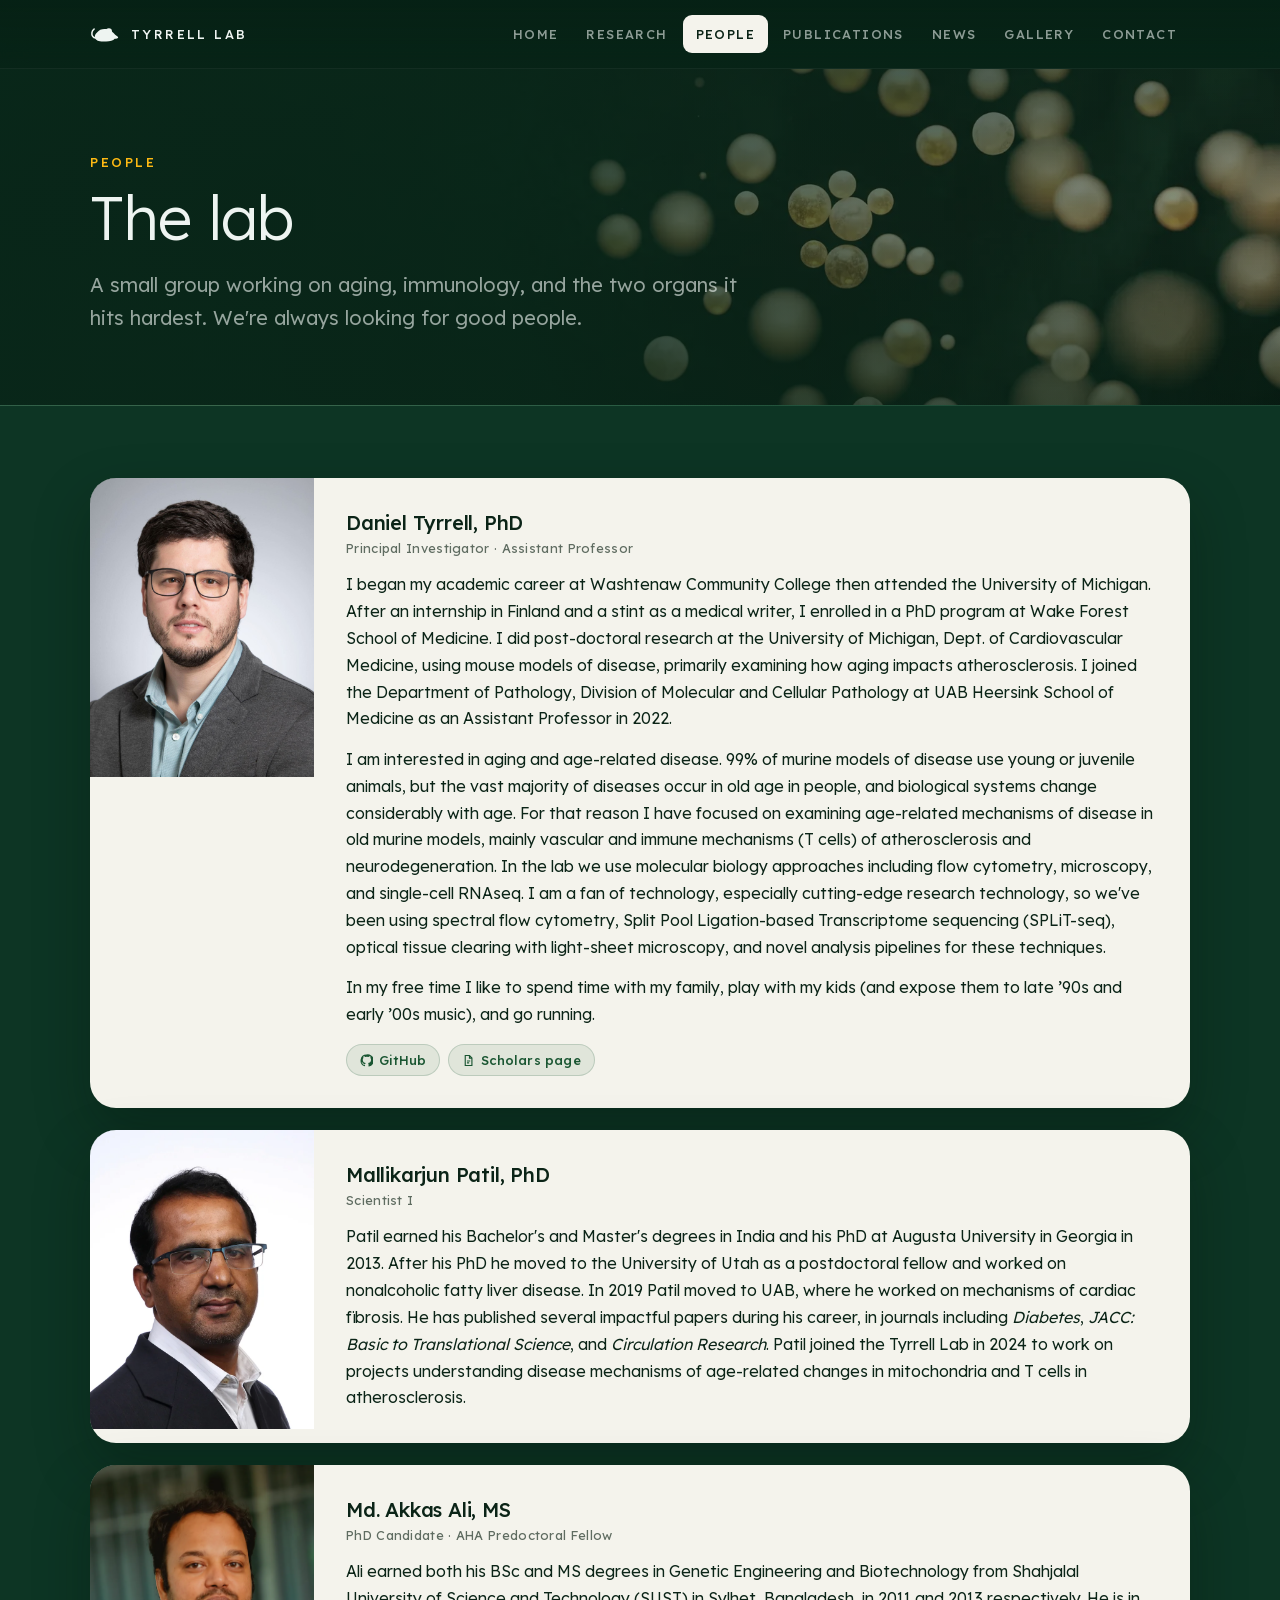
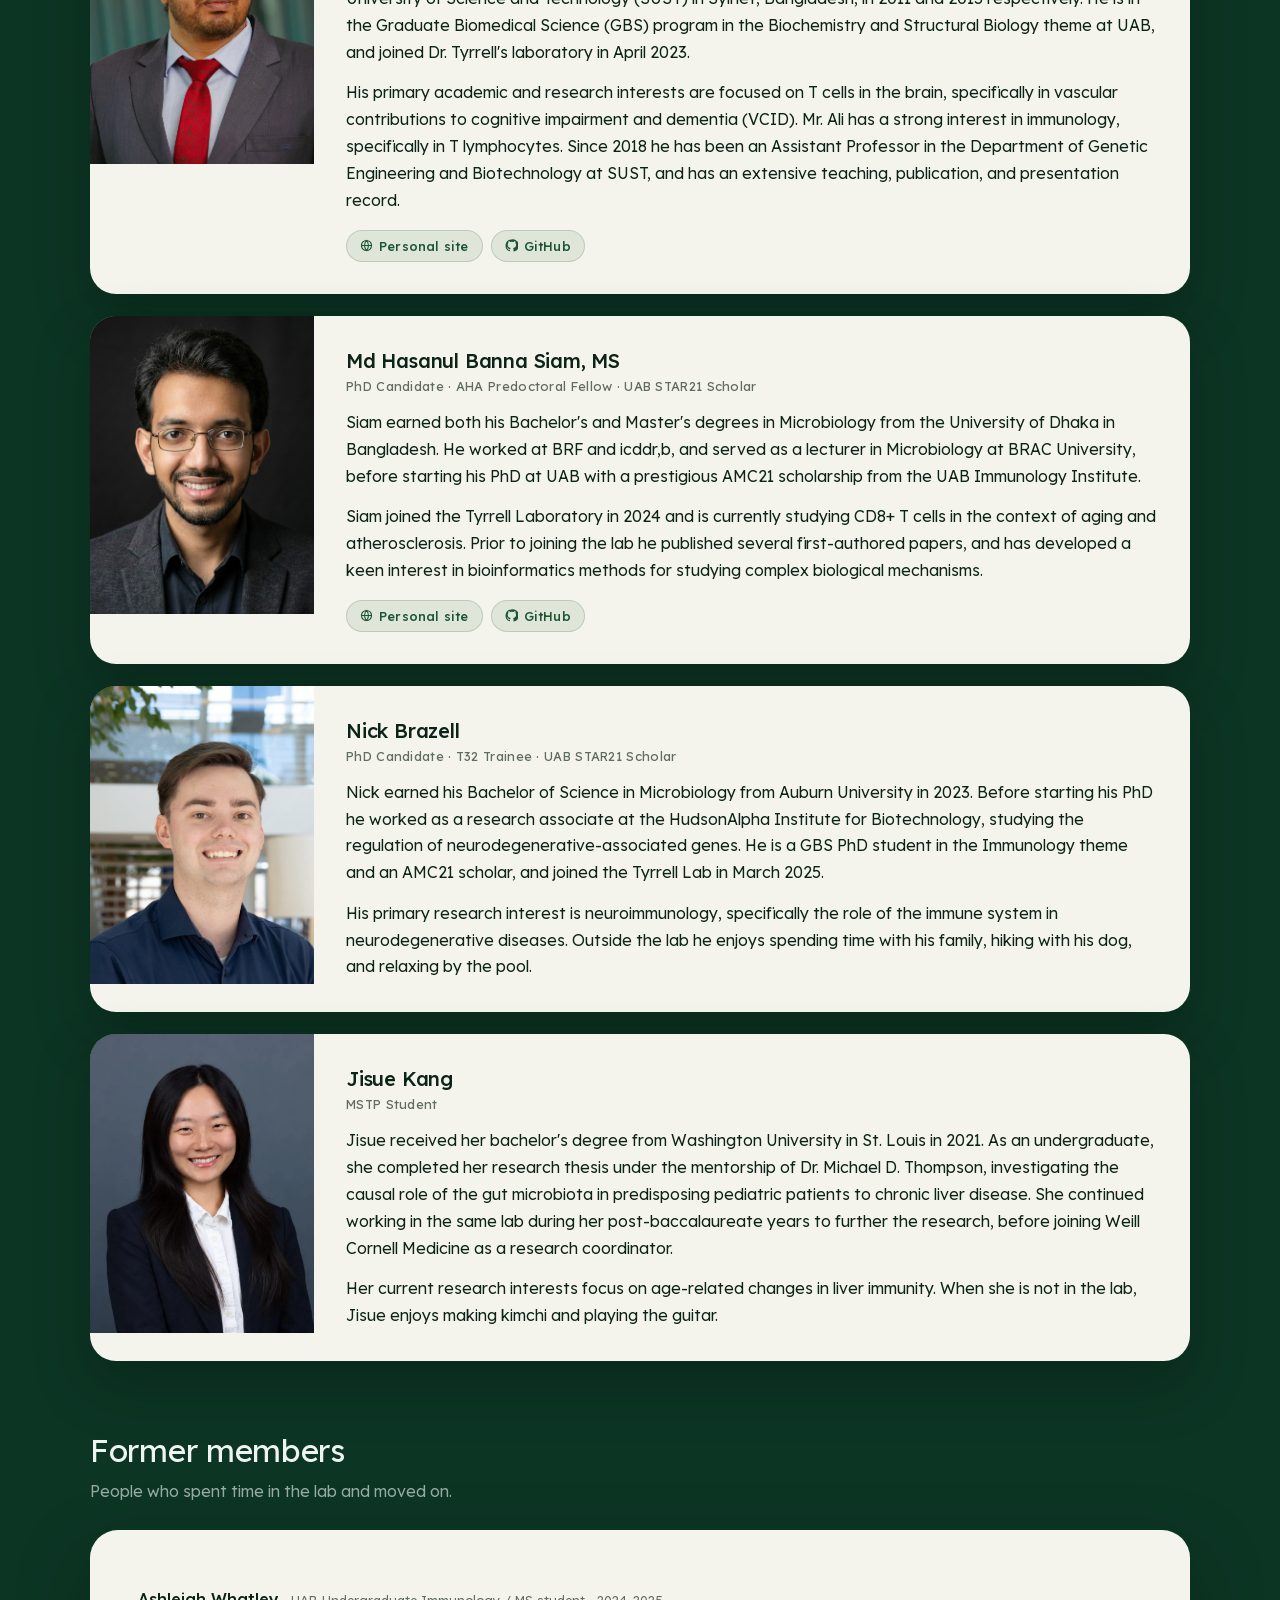
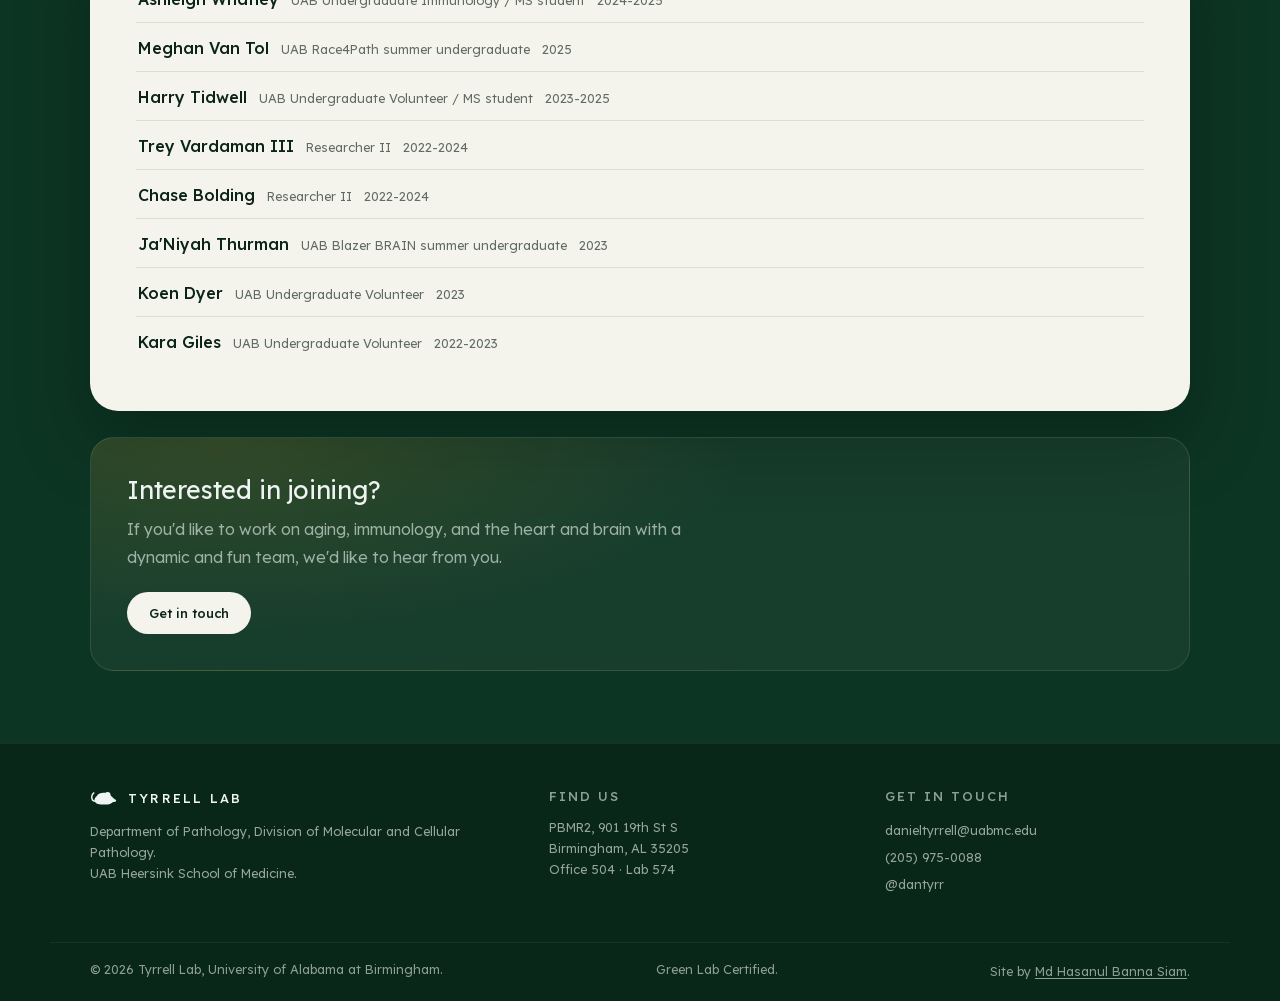
<file: people.html>
<!DOCTYPE html>
<html lang="en">
<head>
<meta charset="utf-8">
<meta name="viewport" content="width=device-width, initial-scale=1, viewport-fit=cover">
<title>People &middot; Tyrrell Lab</title>
<meta name="description" content="The Tyrrell Lab team at UAB Heersink School of Medicine: principal investigator Daniel Tyrrell, scientists, PhD candidates, and lab alumni.">
<link rel="icon" href="data:image/svg+xml,%3Csvg xmlns='http://www.w3.org/2000/svg' viewBox='0 0 22 24'%3E%3Crect width='22' height='24' rx='3' fill='%231a5632'/%3E%3Cellipse cx='11.4' cy='13' rx='6.2' ry='4.3' fill='%23fff'/%3E%3Ccircle cx='7.6' cy='8.9' r='2.5' fill='%23fff'/%3E%3Ccircle cx='16.3' cy='12.2' r='.9' fill='%231a5632'/%3E%3Cpath d='M5.4 14.6c-2 .3-3.2-.7-3-2.4' fill='none' stroke='%23fff' stroke-width='1.15' stroke-linecap='round'/%3E%3C/svg%3E">
<link rel="stylesheet" href="assets/css/site.css?v=90">
</head>
<body>
<div class="doc">
<a class="skip" href="#main">Skip to content</a>

<header class="hdr">
  <div class="hdr-in">
    <a class="brand" href="index.html"><svg viewBox="0 0 28 19" aria-hidden="true"><path d="M6.8 7.4C8.5 4.8 12.6 3.7 16.3 4.7c3.3.9 5.2 3 7.2 5 1.2 1.2 2.8 1.6 2.8 2.5s-1.8 1.2-3.2 1.2c-1.4 1.7-4.4 2.6-8 2.6h-4.5c-3.4 0-6.1-1.9-6.1-4.4 0-1.6.9-3 2.3-4.2Z"/><circle cx="17.6" cy="6.5" r="2.9"/><path d="M5.3 12.8C2.9 12.4 1.4 10.3 1.8 7.8 2 6.4 2.7 5.2 3.8 4.4" fill="none" stroke="currentColor" stroke-width="1.45" stroke-linecap="round" stroke-linejoin="round"/></svg><span>Tyrrell&nbsp;Lab</span></a>
    <button class="navtoggle" type="button" aria-expanded="false" aria-controls="nav" aria-label="Menu">
      <svg viewBox="0 0 24 24"><path d="M4 7h16M4 12h16M4 17h16"/></svg>
    </button>
    <nav class="mainnav" id="nav" aria-label="Primary">
      <a href="index.html">Home</a>
      <a href="research.html">Research</a>
      <a href="people.html" aria-current="page">People</a>
      <a href="publications.html">Publications</a>
      <a href="news.html">News</a>
      <a href="gallery.html">Gallery</a>
      <a href="contact.html">Contact</a>
    </nav>
  </div>
</header>

<section class="phero phero--cover phero--people">
  <div class="phero-bg" aria-hidden="true">
    <img src="assets/img/people-cover.webp" width="1800" height="1005" alt=""
         fetchpriority="high" decoding="async">
  </div>
  <div class="phero-in">
    <p class="kicker">People</p>
    <h1>The&nbsp;lab</h1>
    <p class="sub">A small group working on aging, immunology, and the two organs it hits hardest. We're always looking for good people.</p>
  </div>
</section>

<main class="body" id="main">
<div class="wrap">
  <div class="people">
    <article class="person">
      <figure><img src="assets/img/RS54455_Daniel-Tyrrell-003-3810-3-1.jpg" alt="Daniel Tyrrell, PhD" loading="lazy" decoding="async"></figure>
      <div class="person-b">
        <h2>Daniel Tyrrell, PhD</h2>
        <p class="role">Principal Investigator &middot; Assistant Professor</p>
        <div class="bio"><p>I began my academic career at Washtenaw Community College then attended the University of Michigan. After an internship in Finland and a stint as a medical writer, I enrolled in a PhD program at Wake Forest School of Medicine. I did post-doctoral research at the University of Michigan, Dept. of Cardiovascular Medicine, using mouse models of disease, primarily examining how aging impacts atherosclerosis. I joined the Department of Pathology, Division of Molecular and Cellular Pathology at UAB Heersink School of Medicine as an Assistant Professor in 2022.</p><p>I am interested in aging and age-related disease. 99% of murine models of disease use young or juvenile animals, but the vast majority of diseases occur in old age in people, and biological systems change considerably with age. For that reason I have focused on examining age-related mechanisms of disease in old murine models, mainly vascular and immune mechanisms (T cells) of atherosclerosis and neurodegeneration. In the lab we use molecular biology approaches including flow cytometry, microscopy, and single-cell RNAseq. I am a fan of technology, especially cutting-edge research technology, so we've been using spectral flow cytometry, Split Pool Ligation-based Transcriptome sequencing (SPLiT-seq), optical tissue clearing with light-sheet microscopy, and novel analysis pipelines for these techniques.</p><p>In my free time I like to spend time with my family, play with my kids (and expose them to late &rsquo;90s and early &rsquo;00s music), and go running.</p></div>
        <div class="links"><a href="https://github.com/dantyrr" rel="noopener"><svg viewBox="0 0 16 16" width="13" height="13" fill="currentColor"><path d="M8 .6a7.4 7.4 0 0 0-2.3 14.4c.4.1.5-.1.5-.4v-1.3c-2 .4-2.5-.5-2.7-1-.1-.2-.6-1-1-1.2-.3-.2-.8-.6 0-.6s1.2.7 1.4 1c.8 1.4 2.1 1 2.6.8.1-.6.3-1 .6-1.2-1.8-.2-3.7-.9-3.7-4 0-.9.3-1.6.8-2.2 0-.2-.3-1 .1-2.1 0 0 .7-.2 2.2.8a7.4 7.4 0 0 1 4 0c1.5-1 2.2-.8 2.2-.8.4 1.1.2 1.9.1 2.1.5.6.8 1.3.8 2.2 0 3.1-1.9 3.8-3.7 4 .3.3.6.8.6 1.6v2.4c0 .3.1.5.5.4A7.4 7.4 0 0 0 8 .6Z"/></svg><span>GitHub</span></a><a href="https://scholars.uab.edu/display/dtyrrell" rel="noopener"><svg viewBox="0 0 16 16" width="13" height="13" fill="none" stroke="currentColor" stroke-width="1.4"><path d="M4 1.9h5.2L12.2 5v9.1H4z"/><path d="M9.2 1.9v3.2h3"/><path d="M6.1 8.6h4M6.1 11h2.7"/></svg><span>Scholars page</span></a></div>
      </div>
    </article>
    <article class="person">
      <figure><img src="assets/img/patil-portrait.webp" width="723" height="1085" alt="Mallikarjun Patil, PhD" loading="lazy" decoding="async"></figure>
      <div class="person-b">
        <h2>Mallikarjun Patil, PhD</h2>
        <p class="role">Scientist&nbsp;I</p>
        <div class="bio"><p>Patil earned his Bachelor's and Master's degrees in India and his PhD at Augusta University in Georgia in 2013. After his PhD he moved to the University of Utah as a postdoctoral fellow and worked on nonalcoholic fatty liver disease. In 2019 Patil moved to UAB, where he worked on mechanisms of cardiac fibrosis. He has published several impactful papers during his career, in journals including <em>Diabetes</em>, <em>JACC: Basic to Translational Science</em>, and <em>Circulation Research</em>. Patil joined the Tyrrell Lab in 2024 to work on projects understanding disease mechanisms of age-related changes in mitochondria and T cells in atherosclerosis.</p></div>
        
      </div>
    </article>
    <article class="person">
      <figure><img src="assets/img/0I1A0559_edit.webp" alt="Md. Akkas Ali, MS" loading="lazy" decoding="async"></figure>
      <div class="person-b">
        <h2>Md. Akkas Ali, MS</h2>
        <p class="role">PhD Candidate &middot; AHA Predoctoral Fellow</p>
        <div class="bio"><p>Ali earned both his BSc and MS degrees in Genetic Engineering and Biotechnology from Shahjalal University of Science and Technology (SUST) in Sylhet, Bangladesh, in 2011 and 2013 respectively. He is in the Graduate Biomedical Science (GBS) program in the Biochemistry and Structural Biology theme at UAB, and joined Dr. Tyrrell's laboratory in April 2023.</p><p>His primary academic and research interests are focused on T cells in the brain, specifically in vascular contributions to cognitive impairment and dementia (VCID). Mr. Ali has a strong interest in immunology, specifically in T lymphocytes. Since 2018 he has been an Assistant Professor in the Department of Genetic Engineering and Biotechnology at SUST, and has an extensive teaching, publication, and presentation record.</p></div>
        <div class="links"><a href="https://sites.google.com/sust.edu/hridoy/home" rel="noopener"><svg viewBox="0 0 16 16" width="13" height="13" fill="none" stroke="currentColor" stroke-width="1.4"><circle cx="8" cy="8" r="6.2"/><path d="M1.9 8h12.2M8 1.8c1.6 1.7 2.4 3.8 2.4 6.2S9.6 12.5 8 14.2C6.4 12.5 5.6 10.4 5.6 8s.8-4.5 2.4-6.2Z"/></svg><span>Personal site</span></a><a href="https://github.com/mdakkasali/" rel="noopener"><svg viewBox="0 0 16 16" width="13" height="13" fill="currentColor"><path d="M8 .6a7.4 7.4 0 0 0-2.3 14.4c.4.1.5-.1.5-.4v-1.3c-2 .4-2.5-.5-2.7-1-.1-.2-.6-1-1-1.2-.3-.2-.8-.6 0-.6s1.2.7 1.4 1c.8 1.4 2.1 1 2.6.8.1-.6.3-1 .6-1.2-1.8-.2-3.7-.9-3.7-4 0-.9.3-1.6.8-2.2 0-.2-.3-1 .1-2.1 0 0 .7-.2 2.2.8a7.4 7.4 0 0 1 4 0c1.5-1 2.2-.8 2.2-.8.4 1.1.2 1.9.1 2.1.5.6.8 1.3.8 2.2 0 3.1-1.9 3.8-3.7 4 .3.3.6.8.6 1.6v2.4c0 .3.1.5.5.4A7.4 7.4 0 0 0 8 .6Z"/></svg><span>GitHub</span></a></div>
      </div>
    </article>
    <article class="person">
      <figure><img src="assets/img/siam-headshot.jpg" width="1000" height="1241" alt="Md Hasanul Banna Siam, MS" loading="lazy" decoding="async"></figure>
      <div class="person-b">
        <h2>Md Hasanul Banna Siam, MS</h2>
        <p class="role">PhD Candidate &middot; AHA Predoctoral Fellow &middot; UAB STAR21 Scholar</p>
        <div class="bio"><p>Siam earned both his Bachelor's and Master's degrees in Microbiology from the University of Dhaka in Bangladesh. He worked at BRF and icddr,b, and served as a lecturer in Microbiology at BRAC University, before starting his PhD at UAB with a prestigious AMC21 scholarship from the UAB Immunology Institute.</p><p>Siam joined the Tyrrell Laboratory in 2024 and is currently studying CD8+ T cells in the context of aging and atherosclerosis. Prior to joining the lab he published several first-authored papers, and has developed a keen interest in bioinformatics methods for studying complex biological mechanisms.</p></div>
        <div class="links"><a href="https://hasanbsiam.my.canva.site" rel="noopener"><svg viewBox="0 0 16 16" width="13" height="13" fill="none" stroke="currentColor" stroke-width="1.4"><circle cx="8" cy="8" r="6.2"/><path d="M1.9 8h12.2M8 1.8c1.6 1.7 2.4 3.8 2.4 6.2S9.6 12.5 8 14.2C6.4 12.5 5.6 10.4 5.6 8s.8-4.5 2.4-6.2Z"/></svg><span>Personal site</span></a><a href="https://github.com/mhbsiam/" rel="noopener"><svg viewBox="0 0 16 16" width="13" height="13" fill="currentColor"><path d="M8 .6a7.4 7.4 0 0 0-2.3 14.4c.4.1.5-.1.5-.4v-1.3c-2 .4-2.5-.5-2.7-1-.1-.2-.6-1-1-1.2-.3-.2-.8-.6 0-.6s1.2.7 1.4 1c.8 1.4 2.1 1 2.6.8.1-.6.3-1 .6-1.2-1.8-.2-3.7-.9-3.7-4 0-.9.3-1.6.8-2.2 0-.2-.3-1 .1-2.1 0 0 .7-.2 2.2.8a7.4 7.4 0 0 1 4 0c1.5-1 2.2-.8 2.2-.8.4 1.1.2 1.9.1 2.1.5.6.8 1.3.8 2.2 0 3.1-1.9 3.8-3.7 4 .3.3.6.8.6 1.6v2.4c0 .3.1.5.5.4A7.4 7.4 0 0 0 8 .6Z"/></svg><span>GitHub</span></a></div>
      </div>
    </article>
    <article class="person">
      <figure><img src="assets/img/NickB_Headshot-1.jpg" alt="Nick Brazell" loading="lazy" decoding="async"></figure>
      <div class="person-b">
        <h2>Nick Brazell</h2>
        <p class="role">PhD Candidate &middot; T32 Trainee &middot; UAB STAR21 Scholar</p>
        <div class="bio"><p>Nick earned his Bachelor of Science in Microbiology from Auburn University in 2023. Before starting his PhD he worked as a research associate at the HudsonAlpha Institute for Biotechnology, studying the regulation of neurodegenerative-associated genes. He is a GBS PhD student in the Immunology theme and an AMC21 scholar, and joined the Tyrrell Lab in March 2025.</p><p>His primary research interest is neuroimmunology, specifically the role of the immune system in neurodegenerative diseases. Outside the lab he enjoys spending time with his family, hiking with his dog, and relaxing by the pool.</p></div>

      </div>
    </article>
    <article class="person">
      <figure><img src="assets/img/jisue-kang-headshot.webp" width="946" height="1024" alt="Jisue Kang" loading="lazy" decoding="async"></figure>
      <div class="person-b">
        <h2>Jisue Kang</h2>
        <p class="role">MSTP Student</p>
        <div class="bio"><p>Jisue received her bachelor's degree from Washington University in St. Louis in 2021. As an undergraduate, she completed her research thesis under the mentorship of Dr. Michael D. Thompson, investigating the causal role of the gut microbiota in predisposing pediatric patients to chronic liver disease. She continued working in the same lab during her post-baccalaureate years to further the research, before joining Weill Cornell Medicine as a research coordinator.</p><p>Her current research interests focus on age-related changes in liver immunity. When she is not in the lab, Jisue enjoys making kimchi and playing the guitar.</p></div>
      </div>
    </article>
  </div>
</div>
<div class="wrap" style="padding-top:0">
  <h2 class="sec">Former members</h2>
  <p class="sec-note">People who spent time in the lab and moved on.</p>
  <div class="sheet">
    <ul class="alumni">
      <li><span class="who">Ashleigh Whatley</span> <span class="what">UAB Undergraduate Immunology / MS student</span> <span class="what">2024-2025</span></li>
      <li><span class="who">Meghan Van Tol</span> <span class="what">UAB Race4Path summer undergraduate</span> <span class="what">2025</span></li>
      <li><span class="who">Harry Tidwell</span> <span class="what">UAB Undergraduate Volunteer / MS student</span> <span class="what">2023-2025</span></li>
      <li><span class="who">Trey Vardaman III</span> <span class="what">Researcher II</span> <span class="what">2022-2024</span></li>
      <li><span class="who">Chase Bolding</span> <span class="what">Researcher II</span> <span class="what">2022-2024</span></li>
      <li><span class="who">Ja'Niyah Thurman</span> <span class="what">UAB Blazer BRAIN summer undergraduate</span> <span class="what">2023</span></li>
      <li><span class="who">Koen Dyer</span> <span class="what">UAB Undergraduate Volunteer</span> <span class="what">2023</span></li>
      <li><span class="who">Kara Giles</span> <span class="what">UAB Undergraduate Volunteer</span> <span class="what">2022-2023</span></li>
    </ul>
  </div>
  <div class="callout">
    <h2>Interested in joining?</h2>
    <p>If you'd like to work on aging, immunology, and the heart and brain with a dynamic and fun team, we'd like to hear from you.</p>
    <a class="cta" href="contact.html">Get in touch</a>
  </div>
</div>
</main>

<footer class="ftr">
  <div class="ftr-in">
    <div>
      <div class="fbrand"><svg viewBox="0 0 28 19" aria-hidden="true"><path d="M6.8 7.4C8.5 4.8 12.6 3.7 16.3 4.7c3.3.9 5.2 3 7.2 5 1.2 1.2 2.8 1.6 2.8 2.5s-1.8 1.2-3.2 1.2c-1.4 1.7-4.4 2.6-8 2.6h-4.5c-3.4 0-6.1-1.9-6.1-4.4 0-1.6.9-3 2.3-4.2Z"/><circle cx="17.6" cy="6.5" r="2.9"/><path d="M5.3 12.8C2.9 12.4 1.4 10.3 1.8 7.8 2 6.4 2.7 5.2 3.8 4.4" fill="none" stroke="currentColor" stroke-width="1.45" stroke-linecap="round" stroke-linejoin="round"/></svg><span>Tyrrell&nbsp;Lab</span></div>
      <p>Department of Pathology, Division of Molecular&nbsp;and&nbsp;Cellular Pathology.<br>
         UAB Heersink School of Medicine.</p>
    </div>
    <div>
      <h2>Find us</h2>
      <p>PBMR2, 901 19th St S<br>Birmingham, AL 35205<br>Office 504 &middot; Lab 574</p>
    </div>
    <div>
      <h2>Get in touch</h2>
      <a href="mailto:danieltyrrell@uabmc.edu">danieltyrrell@uabmc.edu</a>
      <a href="tel:+12059750088">(205) 975-0088</a>
      <a href="https://www.twitter.com/dantyrr" rel="noopener">@dantyrr</a>
    </div>
  </div>
  <div class="legal">
    <span>&copy; 2026 Tyrrell Lab, University of Alabama at Birmingham.</span>
    <span>Green Lab Certified.</span>
    <span>Site by <a href="https://github.com/mhbsiam" rel="noopener">Md Hasanul Banna Siam</a>.</span>
  </div>
</footer>
</div>

<script>
(function(){
  var b=document.querySelector('.navtoggle'), n=document.getElementById('nav');
  if(!b||!n) return;
  b.addEventListener('click',function(){
    var open=n.classList.toggle('open');
    b.setAttribute('aria-expanded', open?'true':'false');
  });
})();
</script>
<nav class="btmnav" aria-label="Sections">
  <a href="research.html">Research</a>
  <a href="people.html" aria-current="page">People</a>
  <a href="publications.html">Publications</a>
  <a href="news.html">News</a>
  <a href="gallery.html">Gallery</a>
  <a href="contact.html">Contact</a>
</nav>

</body>
</html>
</file>
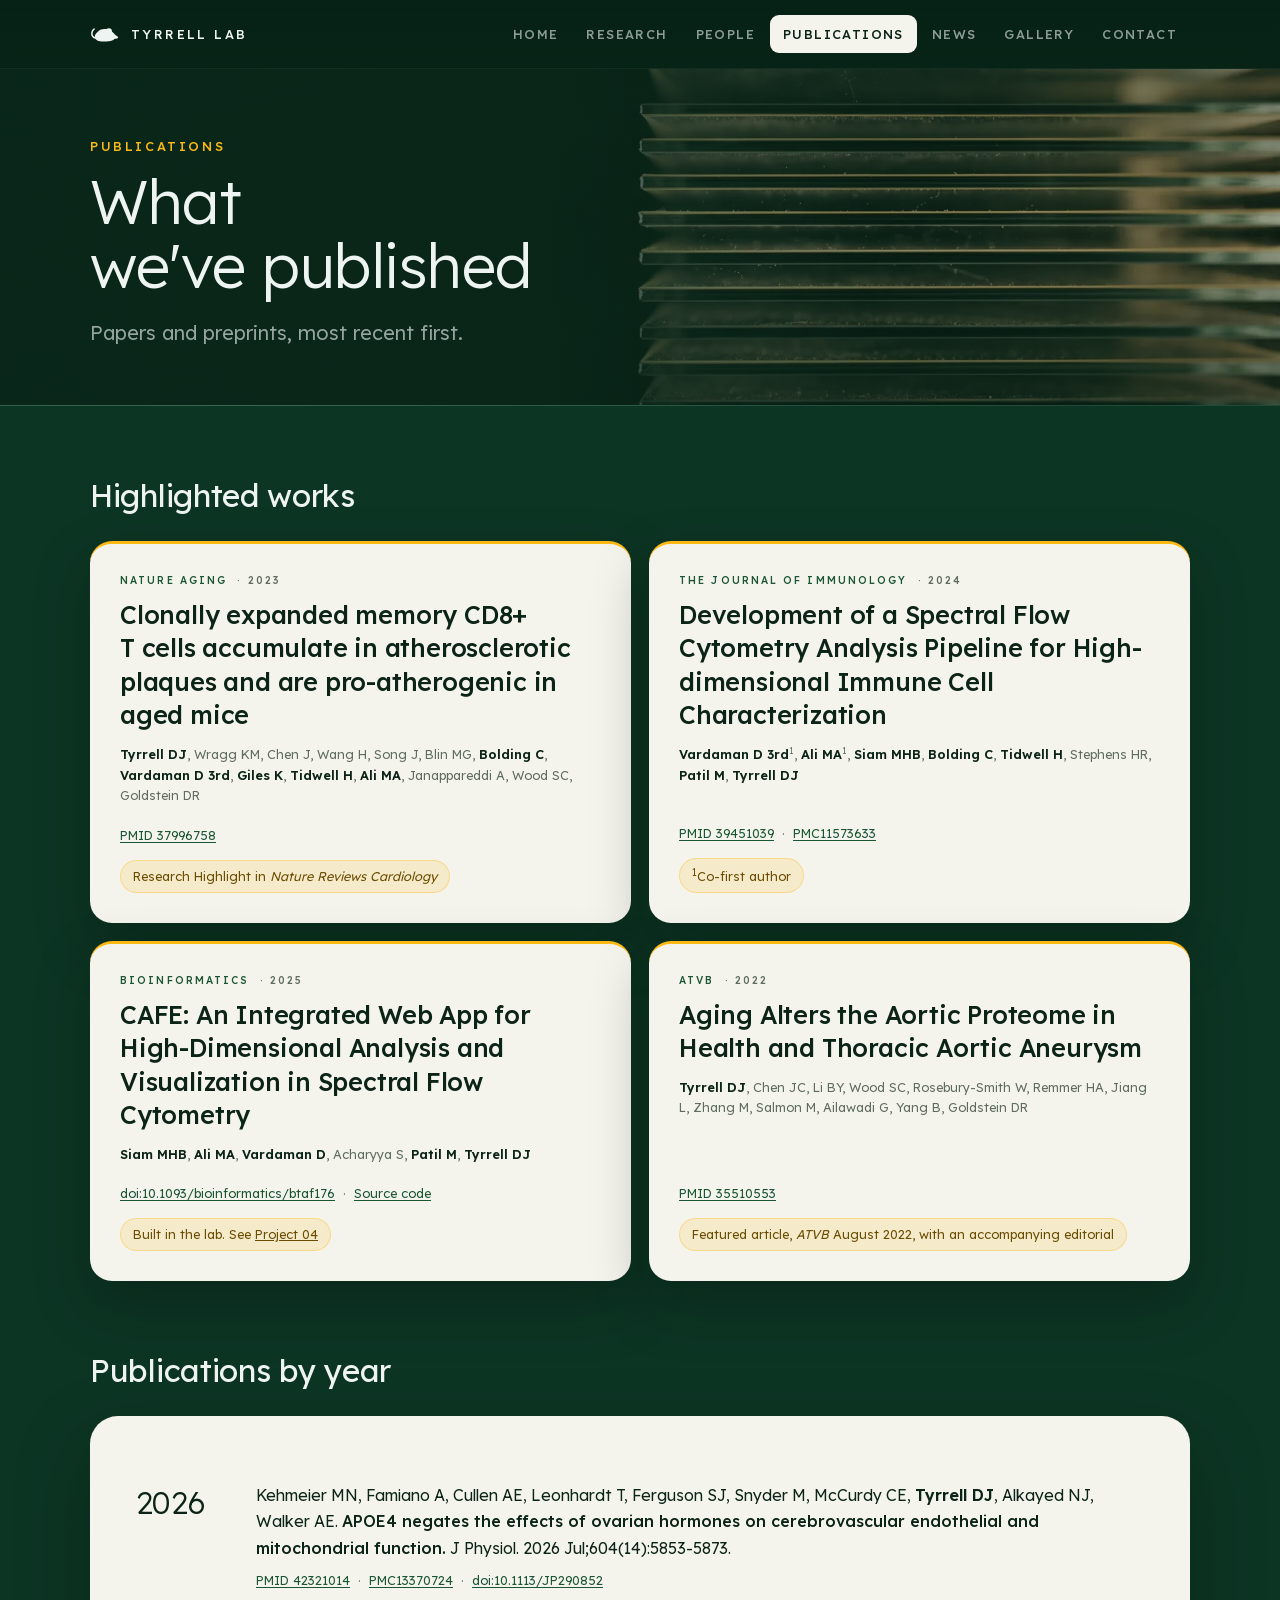
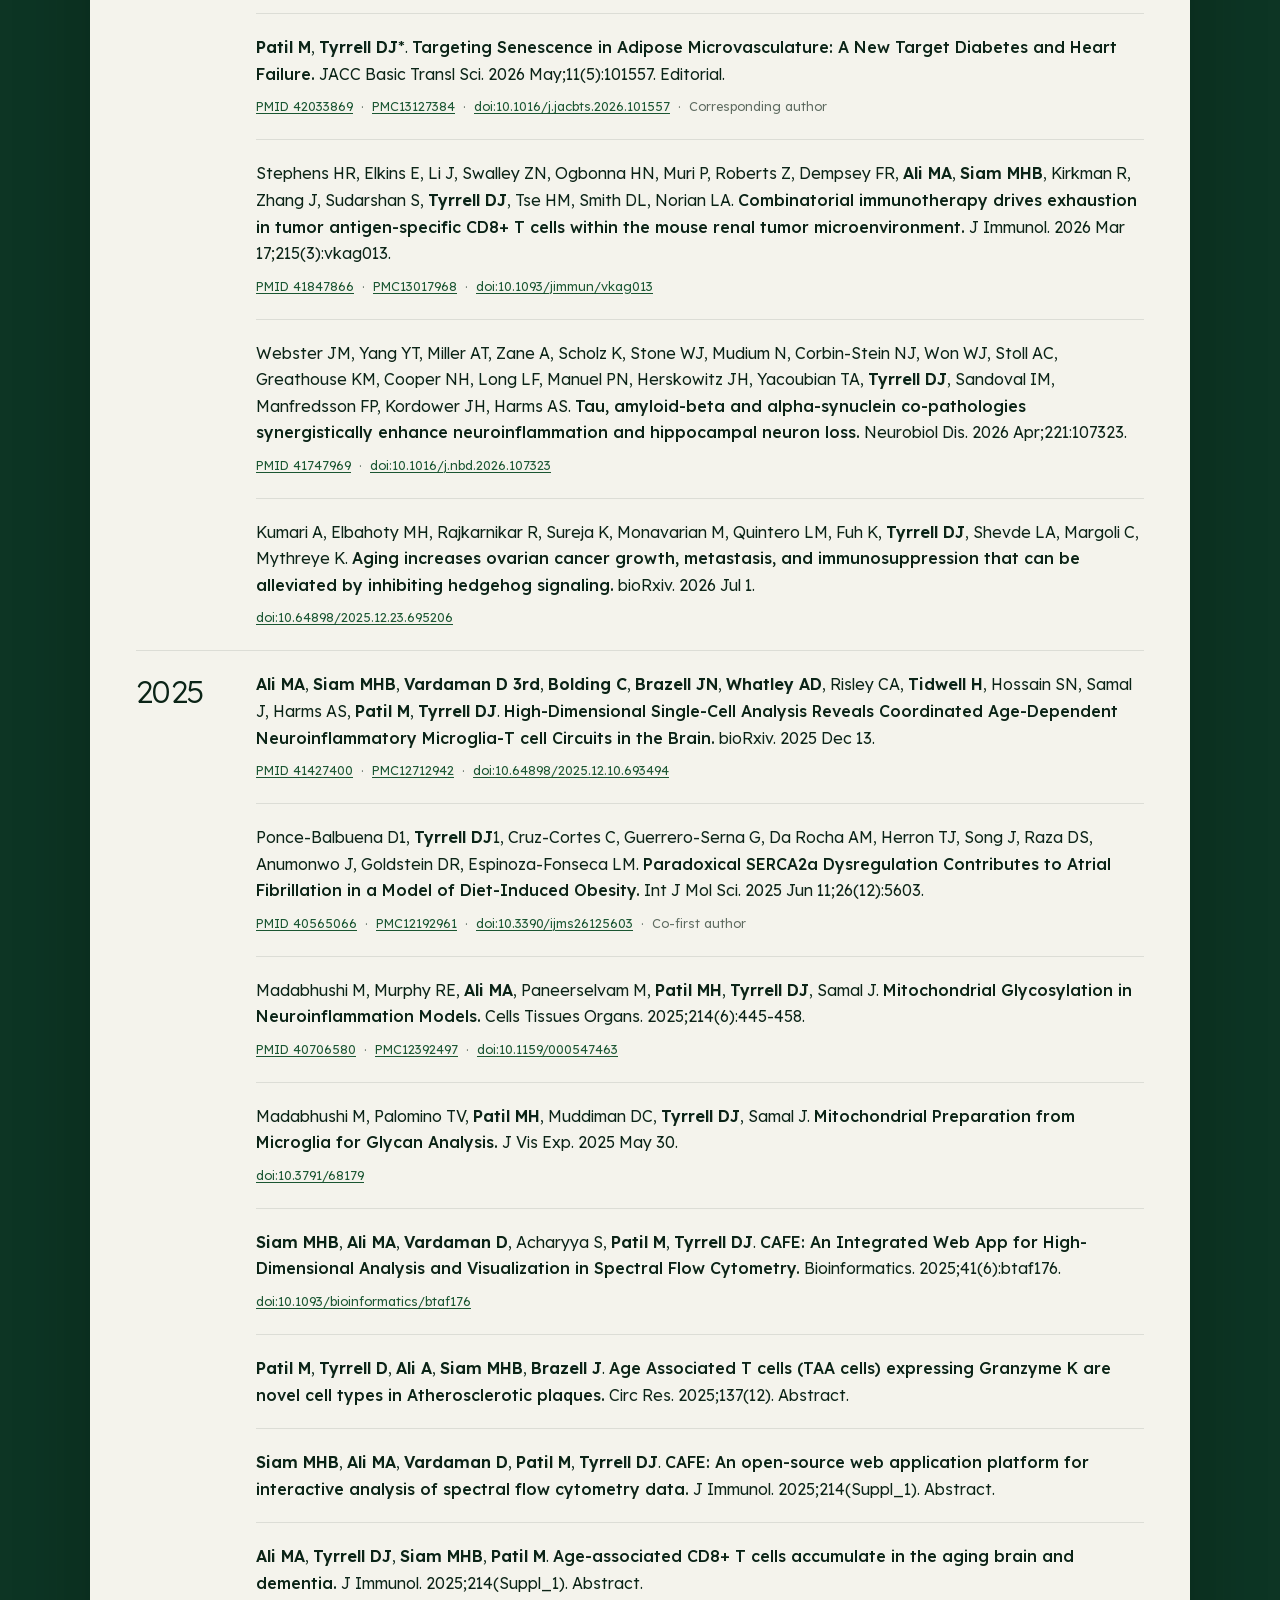
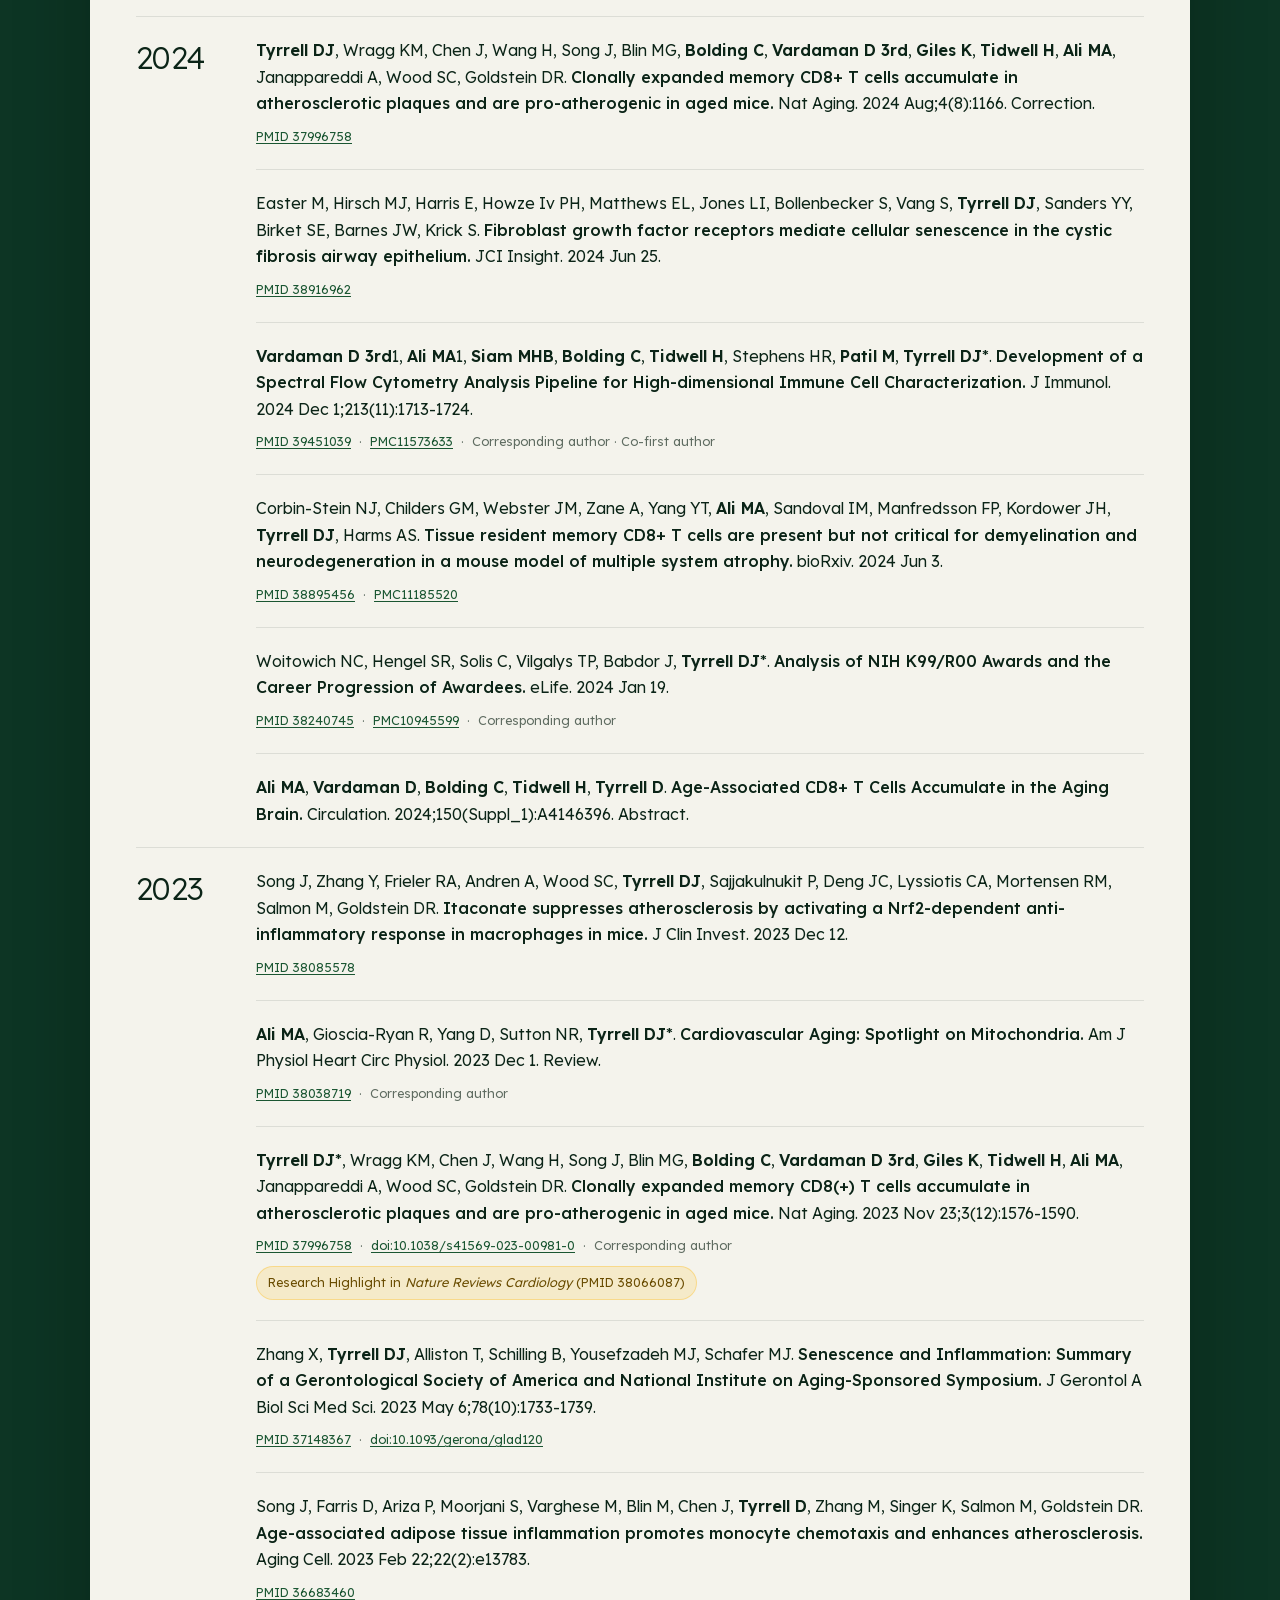
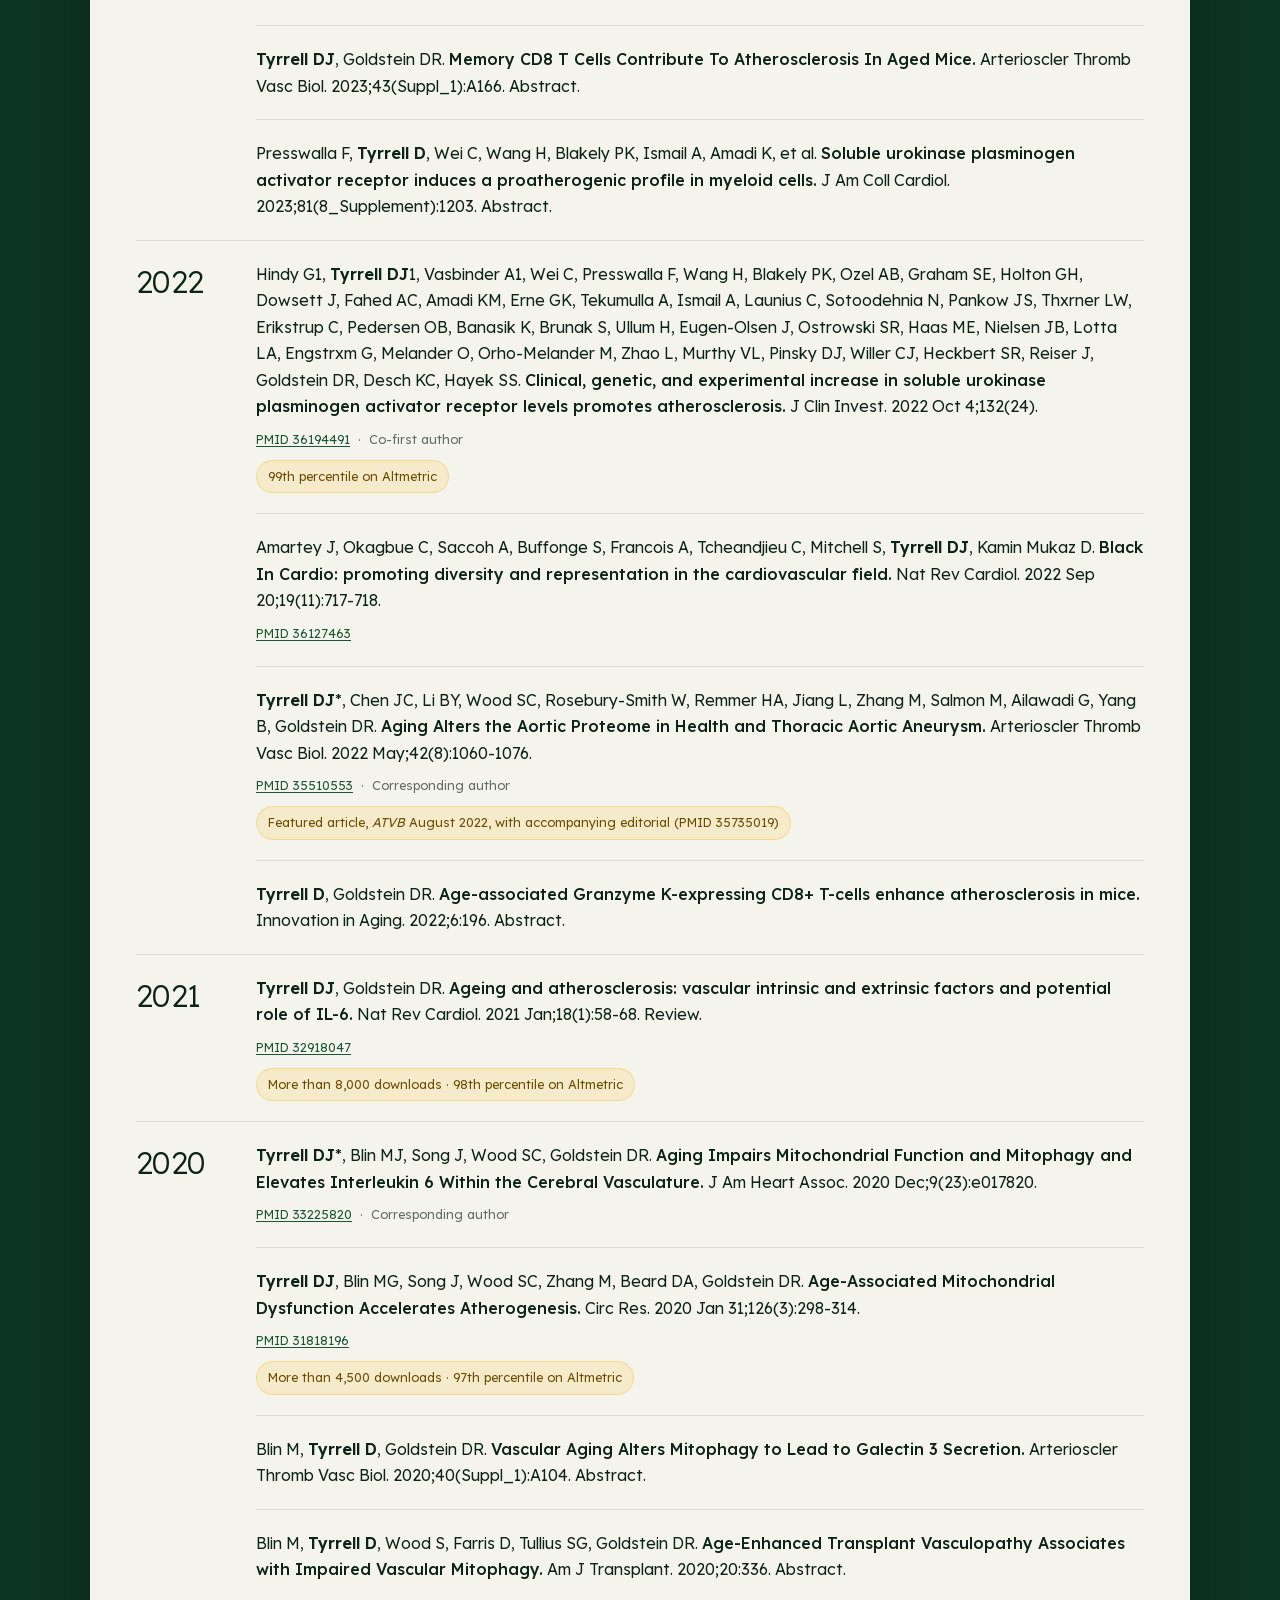
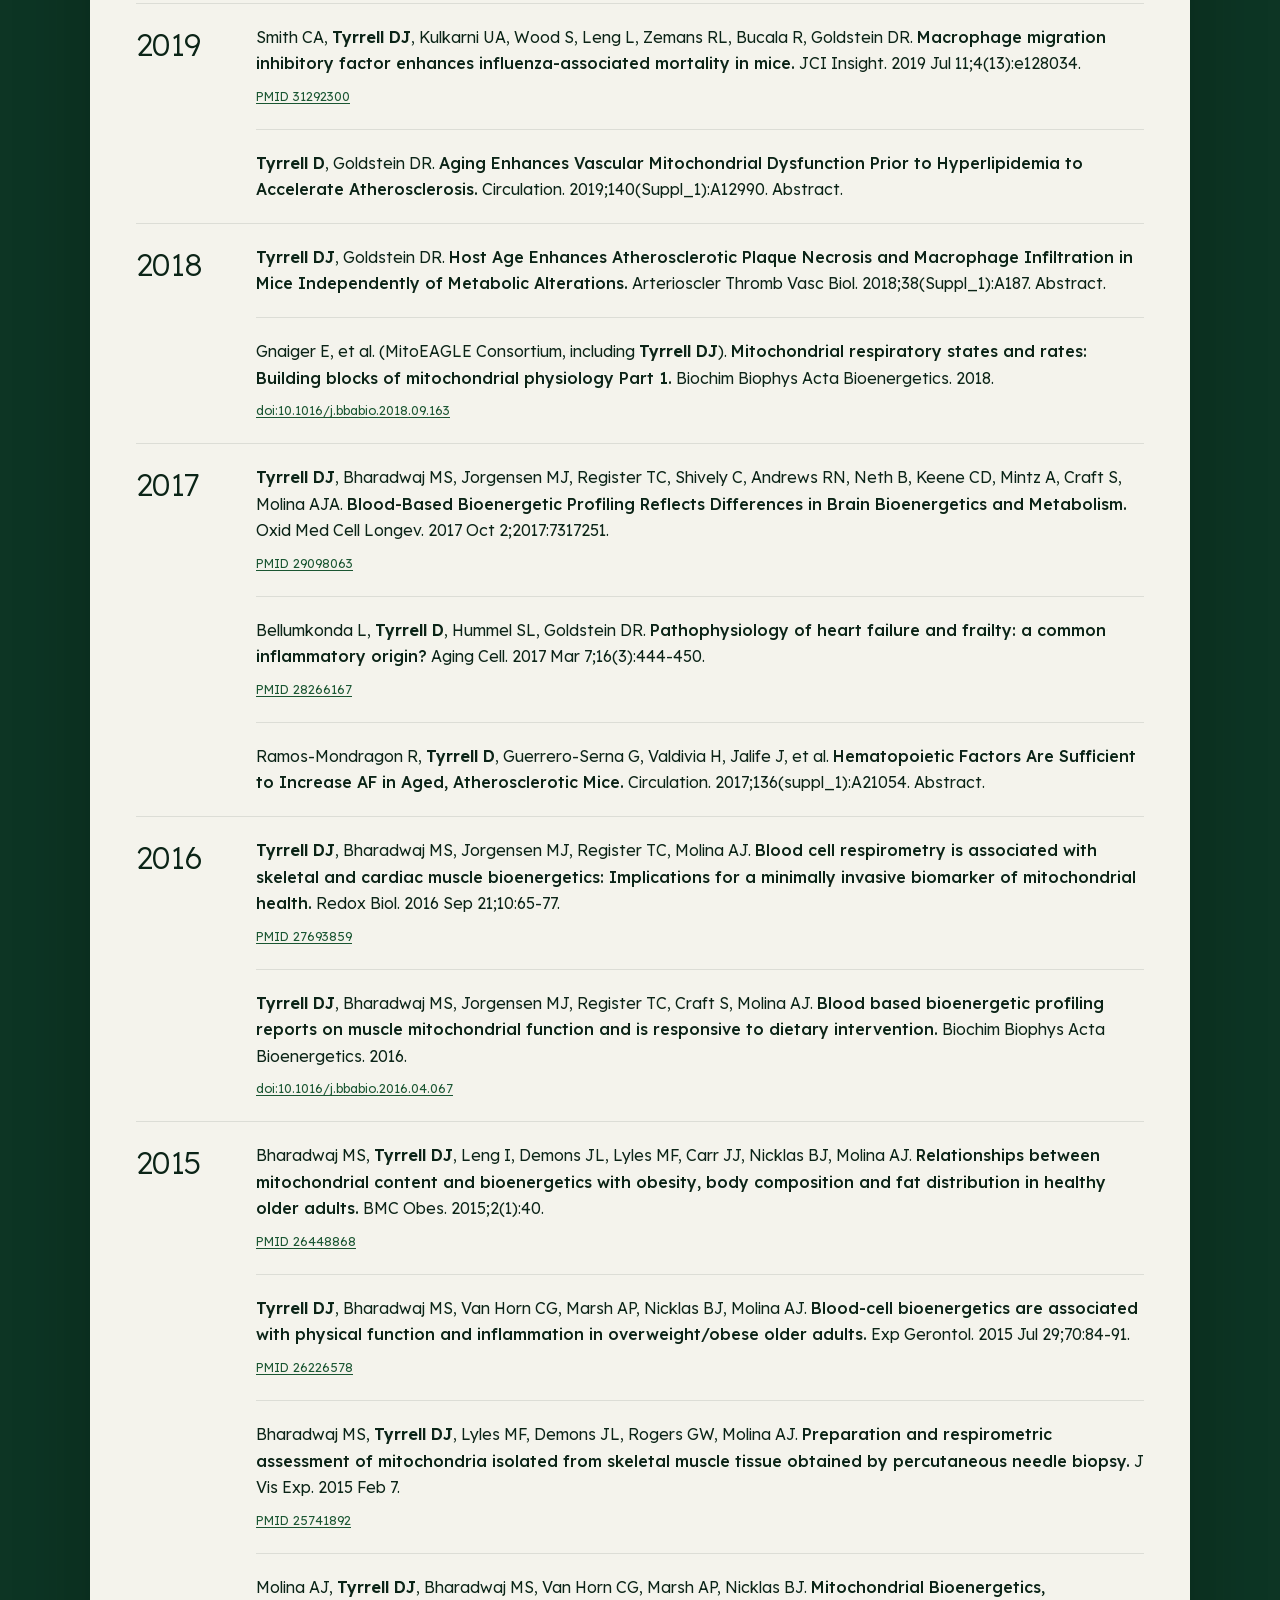
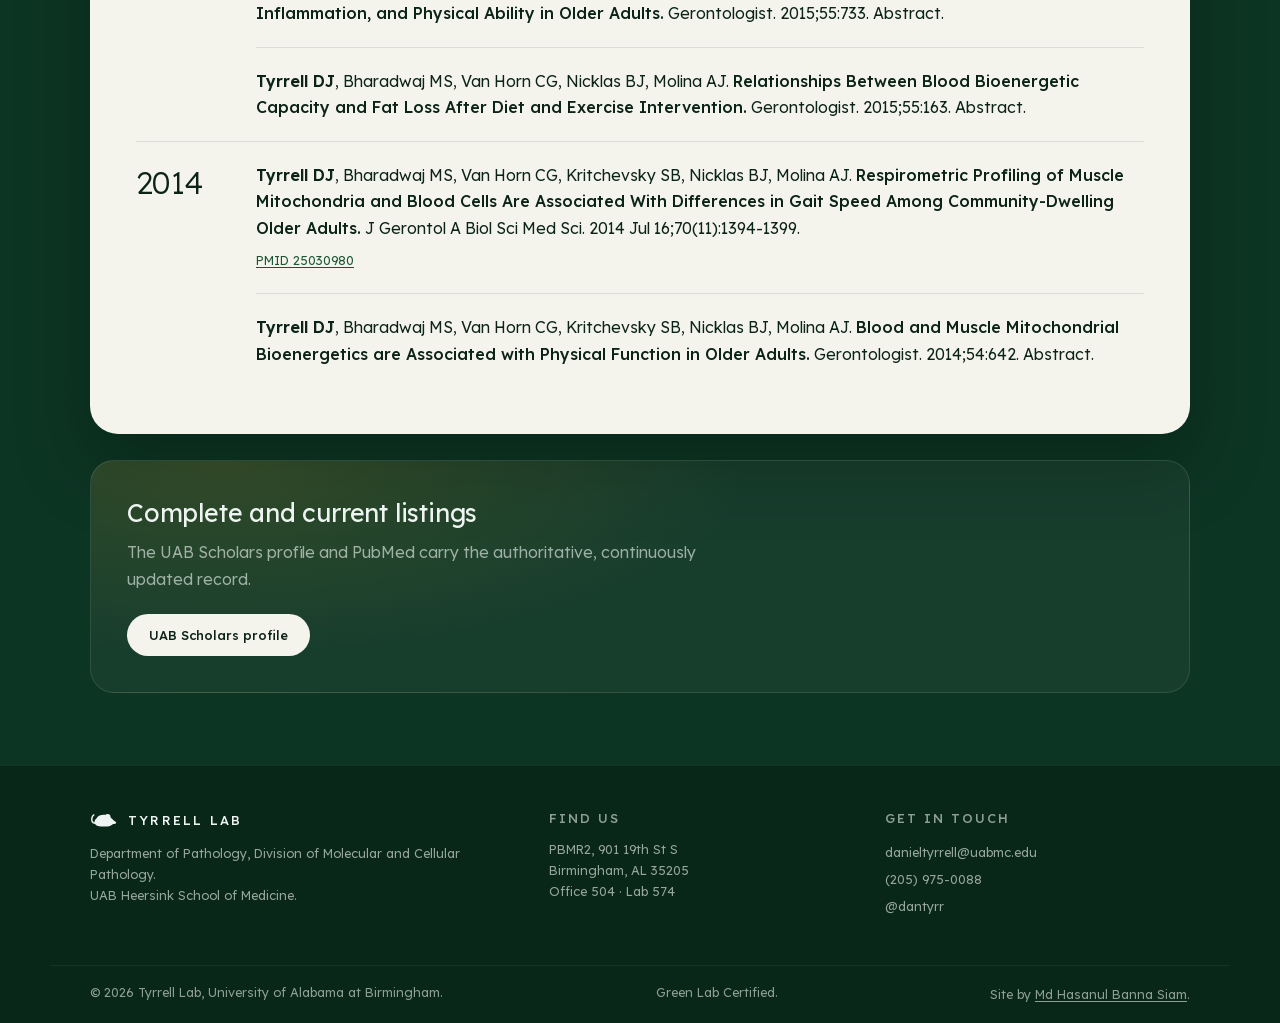
<file: publications.html>
<!DOCTYPE html>
<html lang="en">
<head>
<meta charset="utf-8">
<meta name="viewport" content="width=device-width, initial-scale=1, viewport-fit=cover">
<title>Publications &middot; Tyrrell Lab</title>
<meta name="description" content="Peer-reviewed publications and preprints from the Tyrrell Lab at UAB, on aging, atherosclerosis, T cells, mitochondria, and neurodegeneration.">
<link rel="icon" href="data:image/svg+xml,%3Csvg xmlns='http://www.w3.org/2000/svg' viewBox='0 0 22 24'%3E%3Crect width='22' height='24' rx='3' fill='%231a5632'/%3E%3Cellipse cx='11.4' cy='13' rx='6.2' ry='4.3' fill='%23fff'/%3E%3Ccircle cx='7.6' cy='8.9' r='2.5' fill='%23fff'/%3E%3Ccircle cx='16.3' cy='12.2' r='.9' fill='%231a5632'/%3E%3Cpath d='M5.4 14.6c-2 .3-3.2-.7-3-2.4' fill='none' stroke='%23fff' stroke-width='1.15' stroke-linecap='round'/%3E%3C/svg%3E">
<link rel="stylesheet" href="assets/css/site.css?v=90">
</head>
<body>
<div class="doc">
<a class="skip" href="#main">Skip to content</a>

<header class="hdr">
  <div class="hdr-in">
    <a class="brand" href="index.html"><svg viewBox="0 0 28 19" aria-hidden="true"><path d="M6.8 7.4C8.5 4.8 12.6 3.7 16.3 4.7c3.3.9 5.2 3 7.2 5 1.2 1.2 2.8 1.6 2.8 2.5s-1.8 1.2-3.2 1.2c-1.4 1.7-4.4 2.6-8 2.6h-4.5c-3.4 0-6.1-1.9-6.1-4.4 0-1.6.9-3 2.3-4.2Z"/><circle cx="17.6" cy="6.5" r="2.9"/><path d="M5.3 12.8C2.9 12.4 1.4 10.3 1.8 7.8 2 6.4 2.7 5.2 3.8 4.4" fill="none" stroke="currentColor" stroke-width="1.45" stroke-linecap="round" stroke-linejoin="round"/></svg><span>Tyrrell&nbsp;Lab</span></a>
    <button class="navtoggle" type="button" aria-expanded="false" aria-controls="nav" aria-label="Menu">
      <svg viewBox="0 0 24 24"><path d="M4 7h16M4 12h16M4 17h16"/></svg>
    </button>
    <nav class="mainnav" id="nav" aria-label="Primary">
      <a href="index.html">Home</a>
      <a href="research.html">Research</a>
      <a href="people.html">People</a>
      <a href="publications.html" aria-current="page">Publications</a>
      <a href="news.html">News</a>
      <a href="gallery.html">Gallery</a>
      <a href="contact.html">Contact</a>
    </nav>
  </div>
</header>

<section class="phero phero--cover phero--pubs">
  <div class="phero-bg" aria-hidden="true">
    <img src="assets/img/publications-cover.webp" width="1800" height="1005" alt=""
         fetchpriority="high" decoding="async">
  </div>
  <div class="phero-in">
    <p class="kicker">Publications</p>
    <h1>What we've&nbsp;published</h1>
    <p class="sub">Papers and preprints, most recent&nbsp;first.</p>
  </div>
</section>

<main class="body" id="main">
<div class="wrap">
  <h2 class="sec">Highlighted works</h2>
  <div class="feat">
    <article>
      <p class="venue">Nature Aging <span>2023</span></p>
      <h3>Clonally expanded memory CD8+ T&nbsp;cells accumulate in atherosclerotic plaques and are pro-atherogenic in aged mice</h3>
      <p class="au"><span class="lab">Tyrrell DJ</span>, Wragg KM, Chen J, Wang H, Song J, Blin MG, <span class="lab">Bolding C</span>, <span class="lab">Vardaman D 3rd</span>, <span class="lab">Giles K</span>, <span class="lab">Tidwell H</span>, <span class="lab">Ali MA</span>, Janappareddi A, Wood SC, Goldstein DR</p>
      <p class="meta"><a href="https://pubmed.ncbi.nlm.nih.gov/37996758/" rel="noopener">PMID 37996758</a></p>
<p class="note">Research Highlight in <em>Nature Reviews Cardiology</em></p>    </article>
    <article>
      <p class="venue">The Journal of Immunology <span>2024</span></p>
      <h3>Development of a Spectral Flow Cytometry Analysis Pipeline for High-dimensional Immune Cell Characterization</h3>
      <p class="au"><span class="lab">Vardaman D 3rd</span><sup>1</sup>, <span class="lab">Ali MA</span><sup>1</sup>, <span class="lab">Siam MHB</span>, <span class="lab">Bolding C</span>, <span class="lab">Tidwell H</span>, Stephens HR, <span class="lab">Patil M</span>, <span class="lab">Tyrrell DJ</span></p>
      <p class="meta"><a href="https://pubmed.ncbi.nlm.nih.gov/39451039/" rel="noopener">PMID 39451039</a> &nbsp;&middot;&nbsp; <a href="https://www.ncbi.nlm.nih.gov/pmc/articles/PMC11573633/" rel="noopener">PMC11573633</a></p>
<p class="note"><sup>1</sup>Co-first author</p>    </article>
    <article>
      <p class="venue">Bioinformatics <span>2025</span></p>
      <h3>CAFE: An Integrated Web App for High-Dimensional Analysis and Visualization in Spectral Flow Cytometry</h3>
      <p class="au"><span class="lab">Siam MHB</span>, <span class="lab">Ali MA</span>, <span class="lab">Vardaman D</span>, Acharyya S, <span class="lab">Patil M</span>, <span class="lab">Tyrrell DJ</span></p>
      <p class="meta"><a href="https://doi.org/10.1093/bioinformatics/btaf176" rel="noopener">doi:10.1093/bioinformatics/btaf176</a> &nbsp;&middot;&nbsp; <a href="https://github.com/mhbsiam/cafe" rel="noopener">Source code</a></p>
<p class="note">Built in the lab. See <a href="research.html">Project&nbsp;04</a></p>    </article>
    <article>
      <p class="venue">ATVB <span>2022</span></p>
      <h3>Aging Alters the Aortic Proteome in Health and Thoracic Aortic Aneurysm</h3>
      <p class="au"><span class="lab">Tyrrell DJ</span>, Chen JC, Li BY, Wood SC, Rosebury-Smith W, Remmer HA, Jiang L, Zhang M, Salmon M, Ailawadi G, Yang B, Goldstein DR</p>
      <p class="meta"><a href="https://pubmed.ncbi.nlm.nih.gov/35510553/" rel="noopener">PMID 35510553</a></p>
<p class="note">Featured article, <em>ATVB</em> August 2022, with an accompanying editorial</p>    </article>
  </div>
  <h2 class="sec" style="margin-top:clamp(44px,6vw,72px)">Publications by year</h2>
  <div class="sheet">
    <section class="pubyear">
      <h3>2026</h3>
      <ol class="pubs">
    <li>Kehmeier MN, Famiano A, Cullen AE, Leonhardt T, Ferguson SJ, Snyder M, McCurdy CE, <span class="lab">Tyrrell DJ</span>, Alkayed NJ, Walker AE. <span class="ti">APOE4 negates the effects of ovarian hormones on cerebrovascular endothelial and mitochondrial function.</span> J Physiol. 2026 Jul;604(14):5853-5873.<span class="meta"><a href="https://pubmed.ncbi.nlm.nih.gov/42321014/" rel="noopener">PMID 42321014</a> &nbsp;&middot;&nbsp; <a href="https://www.ncbi.nlm.nih.gov/pmc/articles/PMC13370724/" rel="noopener">PMC13370724</a> &nbsp;&middot;&nbsp; <a href="https://doi.org/10.1113/JP290852" rel="noopener">doi:10.1113/JP290852</a></span></li>
    <li><span class="lab">Patil M</span>, <span class="lab">Tyrrell DJ</span>*. <span class="ti">Targeting Senescence in Adipose Microvasculature: A New Target Diabetes and Heart Failure.</span> JACC Basic Transl Sci. 2026 May;11(5):101557. Editorial.<span class="meta"><a href="https://pubmed.ncbi.nlm.nih.gov/42033869/" rel="noopener">PMID 42033869</a> &nbsp;&middot;&nbsp; <a href="https://www.ncbi.nlm.nih.gov/pmc/articles/PMC13127384/" rel="noopener">PMC13127384</a> &nbsp;&middot;&nbsp; <a href="https://doi.org/10.1016/j.jacbts.2026.101557" rel="noopener">doi:10.1016/j.jacbts.2026.101557</a> &nbsp;&middot;&nbsp; Corresponding author</span></li>
    <li>Stephens HR, Elkins E, Li J, Swalley ZN, Ogbonna HN, Muri P, Roberts Z, Dempsey FR, <span class="lab">Ali MA</span>, <span class="lab">Siam MHB</span>, Kirkman R, Zhang J, Sudarshan S, <span class="lab">Tyrrell DJ</span>, Tse HM, Smith DL, Norian LA. <span class="ti">Combinatorial immunotherapy drives exhaustion in tumor antigen-specific CD8+ T cells within the mouse renal tumor microenvironment.</span> J Immunol. 2026 Mar 17;215(3):vkag013.<span class="meta"><a href="https://pubmed.ncbi.nlm.nih.gov/41847866/" rel="noopener">PMID 41847866</a> &nbsp;&middot;&nbsp; <a href="https://www.ncbi.nlm.nih.gov/pmc/articles/PMC13017968/" rel="noopener">PMC13017968</a> &nbsp;&middot;&nbsp; <a href="https://doi.org/10.1093/jimmun/vkag013" rel="noopener">doi:10.1093/jimmun/vkag013</a></span></li>
    <li>Webster JM, Yang YT, Miller AT, Zane A, Scholz K, Stone WJ, Mudium N, Corbin-Stein NJ, Won WJ, Stoll AC, Greathouse KM, Cooper NH, Long LF, Manuel PN, Herskowitz JH, Yacoubian TA, <span class="lab">Tyrrell DJ</span>, Sandoval IM, Manfredsson FP, Kordower JH, Harms AS. <span class="ti">Tau, amyloid-beta and alpha-synuclein co-pathologies synergistically enhance neuroinflammation and hippocampal neuron loss.</span> Neurobiol Dis. 2026 Apr;221:107323.<span class="meta"><a href="https://pubmed.ncbi.nlm.nih.gov/41747969/" rel="noopener">PMID 41747969</a> &nbsp;&middot;&nbsp; <a href="https://doi.org/10.1016/j.nbd.2026.107323" rel="noopener">doi:10.1016/j.nbd.2026.107323</a></span></li>
    <li>Kumari A, Elbahoty MH, Rajkarnikar R, Sureja K, Monavarian M, Quintero LM, Fuh K, <span class="lab">Tyrrell DJ</span>, Shevde LA, Margoli C, Mythreye K. <span class="ti">Aging increases ovarian cancer growth, metastasis, and immunosuppression that can be alleviated by inhibiting hedgehog signaling.</span> bioRxiv. 2026 Jul 1.<span class="meta"><a href="https://doi.org/10.64898/2025.12.23.695206" rel="noopener">doi:10.64898/2025.12.23.695206</a></span></li>
      </ol>
    </section>
    <section class="pubyear">
      <h3>2025</h3>
      <ol class="pubs">
    <li><span class="lab">Ali MA</span>, <span class="lab">Siam MHB</span>, <span class="lab">Vardaman D 3rd</span>, <span class="lab">Bolding C</span>, <span class="lab">Brazell JN</span>, <span class="lab">Whatley AD</span>, Risley CA, <span class="lab">Tidwell H</span>, Hossain SN, Samal J, Harms AS, <span class="lab">Patil M</span>, <span class="lab">Tyrrell DJ</span>. <span class="ti">High-Dimensional Single-Cell Analysis Reveals Coordinated Age-Dependent Neuroinflammatory Microglia-T cell Circuits in the Brain.</span> bioRxiv. 2025 Dec 13.<span class="meta"><a href="https://pubmed.ncbi.nlm.nih.gov/41427400/" rel="noopener">PMID 41427400</a> &nbsp;&middot;&nbsp; <a href="https://www.ncbi.nlm.nih.gov/pmc/articles/PMC12712942/" rel="noopener">PMC12712942</a> &nbsp;&middot;&nbsp; <a href="https://doi.org/10.64898/2025.12.10.693494" rel="noopener">doi:10.64898/2025.12.10.693494</a></span></li>
    <li>Ponce-Balbuena D1, <span class="lab">Tyrrell DJ</span>1, Cruz-Cortes C, Guerrero-Serna G, Da Rocha AM, Herron TJ, Song J, Raza DS, Anumonwo J, Goldstein DR, Espinoza-Fonseca LM. <span class="ti">Paradoxical SERCA2a Dysregulation Contributes to Atrial Fibrillation in a Model of Diet-Induced Obesity.</span> Int J Mol Sci. 2025 Jun 11;26(12):5603.<span class="meta"><a href="https://pubmed.ncbi.nlm.nih.gov/40565066/" rel="noopener">PMID 40565066</a> &nbsp;&middot;&nbsp; <a href="https://www.ncbi.nlm.nih.gov/pmc/articles/PMC12192961/" rel="noopener">PMC12192961</a> &nbsp;&middot;&nbsp; <a href="https://doi.org/10.3390/ijms26125603" rel="noopener">doi:10.3390/ijms26125603</a> &nbsp;&middot;&nbsp; Co-first author</span></li>
    <li>Madabhushi M, Murphy RE, <span class="lab">Ali MA</span>, Paneerselvam M, <span class="lab">Patil MH</span>, <span class="lab">Tyrrell DJ</span>, Samal J. <span class="ti">Mitochondrial Glycosylation in Neuroinflammation Models.</span> Cells Tissues Organs. 2025;214(6):445-458.<span class="meta"><a href="https://pubmed.ncbi.nlm.nih.gov/40706580/" rel="noopener">PMID 40706580</a> &nbsp;&middot;&nbsp; <a href="https://www.ncbi.nlm.nih.gov/pmc/articles/PMC12392497/" rel="noopener">PMC12392497</a> &nbsp;&middot;&nbsp; <a href="https://doi.org/10.1159/000547463" rel="noopener">doi:10.1159/000547463</a></span></li>
    <li>Madabhushi M, Palomino TV, <span class="lab">Patil MH</span>, Muddiman DC, <span class="lab">Tyrrell DJ</span>, Samal J. <span class="ti">Mitochondrial Preparation from Microglia for Glycan Analysis.</span> J Vis Exp. 2025 May 30.<span class="meta"><a href="https://doi.org/10.3791/68179" rel="noopener">doi:10.3791/68179</a></span></li>
    <li><span class="lab">Siam MHB</span>, <span class="lab">Ali MA</span>, <span class="lab">Vardaman D</span>, Acharyya S, <span class="lab">Patil M</span>, <span class="lab">Tyrrell DJ</span>. <span class="ti">CAFE: An Integrated Web App for High-Dimensional Analysis and Visualization in Spectral Flow Cytometry.</span> Bioinformatics. 2025;41(6):btaf176.<span class="meta"><a href="https://doi.org/10.1093/bioinformatics/btaf176" rel="noopener">doi:10.1093/bioinformatics/btaf176</a></span></li>
    <li><span class="lab">Patil M</span>, <span class="lab">Tyrrell D</span>, <span class="lab">Ali A</span>, <span class="lab">Siam MHB</span>, <span class="lab">Brazell J</span>. <span class="ti">Age Associated T cells (TAA cells) expressing Granzyme K are novel cell types in Atherosclerotic plaques.</span> Circ Res. 2025;137(12). Abstract.</li>
    <li><span class="lab">Siam MHB</span>, <span class="lab">Ali MA</span>, <span class="lab">Vardaman D</span>, <span class="lab">Patil M</span>, <span class="lab">Tyrrell DJ</span>. <span class="ti">CAFE: An open-source web application platform for interactive analysis of spectral flow cytometry data.</span> J Immunol. 2025;214(Suppl_1). Abstract.</li>
    <li><span class="lab">Ali MA</span>, <span class="lab">Tyrrell DJ</span>, <span class="lab">Siam MHB</span>, <span class="lab">Patil M</span>. <span class="ti">Age-associated CD8+ T cells accumulate in the aging brain and dementia.</span> J Immunol. 2025;214(Suppl_1). Abstract.</li>
      </ol>
    </section>
    <section class="pubyear">
      <h3>2024</h3>
      <ol class="pubs">
    <li><span class="lab">Tyrrell DJ</span>, Wragg KM, Chen J, Wang H, Song J, Blin MG, <span class="lab">Bolding C</span>, <span class="lab">Vardaman D 3rd</span>, <span class="lab">Giles K</span>, <span class="lab">Tidwell H</span>, <span class="lab">Ali MA</span>, Janappareddi A, Wood SC, Goldstein DR. <span class="ti">Clonally expanded memory CD8+ T cells accumulate in atherosclerotic plaques and are pro-atherogenic in aged mice.</span> Nat Aging. 2024 Aug;4(8):1166. Correction.<span class="meta"><a href="https://pubmed.ncbi.nlm.nih.gov/37996758/" rel="noopener">PMID 37996758</a></span></li>
    <li>Easter M, Hirsch MJ, Harris E, Howze Iv PH, Matthews EL, Jones LI, Bollenbecker S, Vang S, <span class="lab">Tyrrell DJ</span>, Sanders YY, Birket SE, Barnes JW, Krick S. <span class="ti">Fibroblast growth factor receptors mediate cellular senescence in the cystic fibrosis airway epithelium.</span> JCI Insight. 2024 Jun 25.<span class="meta"><a href="https://pubmed.ncbi.nlm.nih.gov/38916962/" rel="noopener">PMID 38916962</a></span></li>
    <li><span class="lab">Vardaman D 3rd</span>1, <span class="lab">Ali MA</span>1, <span class="lab">Siam MHB</span>, <span class="lab">Bolding C</span>, <span class="lab">Tidwell H</span>, Stephens HR, <span class="lab">Patil M</span>, <span class="lab">Tyrrell DJ</span>*. <span class="ti">Development of a Spectral Flow Cytometry Analysis Pipeline for High-dimensional Immune Cell Characterization.</span> J Immunol. 2024 Dec 1;213(11):1713-1724.<span class="meta"><a href="https://pubmed.ncbi.nlm.nih.gov/39451039/" rel="noopener">PMID 39451039</a> &nbsp;&middot;&nbsp; <a href="https://www.ncbi.nlm.nih.gov/pmc/articles/PMC11573633/" rel="noopener">PMC11573633</a> &nbsp;&middot;&nbsp; Corresponding author &middot; Co-first author</span></li>
    <li>Corbin-Stein NJ, Childers GM, Webster JM, Zane A, Yang YT, <span class="lab">Ali MA</span>, Sandoval IM, Manfredsson FP, Kordower JH, <span class="lab">Tyrrell DJ</span>, Harms AS. <span class="ti">Tissue resident memory CD8+ T cells are present but not critical for demyelination and neurodegeneration in a mouse model of multiple system atrophy.</span> bioRxiv. 2024 Jun 3.<span class="meta"><a href="https://pubmed.ncbi.nlm.nih.gov/38895456/" rel="noopener">PMID 38895456</a> &nbsp;&middot;&nbsp; <a href="https://www.ncbi.nlm.nih.gov/pmc/articles/PMC11185520/" rel="noopener">PMC11185520</a></span></li>
    <li>Woitowich NC, Hengel SR, Solis C, Vilgalys TP, Babdor J, <span class="lab">Tyrrell DJ</span>*. <span class="ti">Analysis of NIH K99/R00 Awards and the Career Progression of Awardees.</span> eLife. 2024 Jan 19.<span class="meta"><a href="https://pubmed.ncbi.nlm.nih.gov/38240745/" rel="noopener">PMID 38240745</a> &nbsp;&middot;&nbsp; <a href="https://www.ncbi.nlm.nih.gov/pmc/articles/PMC10945599/" rel="noopener">PMC10945599</a> &nbsp;&middot;&nbsp; Corresponding author</span></li>
    <li><span class="lab">Ali MA</span>, <span class="lab">Vardaman D</span>, <span class="lab">Bolding C</span>, <span class="lab">Tidwell H</span>, <span class="lab">Tyrrell D</span>. <span class="ti">Age-Associated CD8+ T Cells Accumulate in the Aging Brain.</span> Circulation. 2024;150(Suppl_1):A4146396. Abstract.</li>
      </ol>
    </section>
    <section class="pubyear">
      <h3>2023</h3>
      <ol class="pubs">
    <li>Song J, Zhang Y, Frieler RA, Andren A, Wood SC, <span class="lab">Tyrrell DJ</span>, Sajjakulnukit P, Deng JC, Lyssiotis CA, Mortensen RM, Salmon M, Goldstein DR. <span class="ti">Itaconate suppresses atherosclerosis by activating a Nrf2-dependent anti-inflammatory response in macrophages in mice.</span> J Clin Invest. 2023 Dec 12.<span class="meta"><a href="https://pubmed.ncbi.nlm.nih.gov/38085578/" rel="noopener">PMID 38085578</a></span></li>
    <li><span class="lab">Ali MA</span>, Gioscia-Ryan R, Yang D, Sutton NR, <span class="lab">Tyrrell DJ</span>*. <span class="ti">Cardiovascular Aging: Spotlight on Mitochondria.</span> Am J Physiol Heart Circ Physiol. 2023 Dec 1. Review.<span class="meta"><a href="https://pubmed.ncbi.nlm.nih.gov/38038719/" rel="noopener">PMID 38038719</a> &nbsp;&middot;&nbsp; Corresponding author</span></li>
    <li><span class="lab">Tyrrell DJ</span>*, Wragg KM, Chen J, Wang H, Song J, Blin MG, <span class="lab">Bolding C</span>, <span class="lab">Vardaman D 3rd</span>, <span class="lab">Giles K</span>, <span class="lab">Tidwell H</span>, <span class="lab">Ali MA</span>, Janappareddi A, Wood SC, Goldstein DR. <span class="ti">Clonally expanded memory CD8(+) T cells accumulate in atherosclerotic plaques and are pro-atherogenic in aged mice.</span> Nat Aging. 2023 Nov 23;3(12):1576-1590.<span class="meta"><a href="https://pubmed.ncbi.nlm.nih.gov/37996758/" rel="noopener">PMID 37996758</a> &nbsp;&middot;&nbsp; <a href="https://doi.org/10.1038/s41569-023-00981-0" rel="noopener">doi:10.1038/s41569-023-00981-0</a> &nbsp;&middot;&nbsp; Corresponding author</span><span class="note">Research Highlight in <em>Nature Reviews Cardiology</em> (PMID&nbsp;38066087)</span></li>
    <li>Zhang X, <span class="lab">Tyrrell DJ</span>, Alliston T, Schilling B, Yousefzadeh MJ, Schafer MJ. <span class="ti">Senescence and Inflammation: Summary of a Gerontological Society of America and National Institute on Aging-Sponsored Symposium.</span> J Gerontol A Biol Sci Med Sci. 2023 May 6;78(10):1733-1739.<span class="meta"><a href="https://pubmed.ncbi.nlm.nih.gov/37148367/" rel="noopener">PMID 37148367</a> &nbsp;&middot;&nbsp; <a href="https://doi.org/10.1093/gerona/glad120" rel="noopener">doi:10.1093/gerona/glad120</a></span></li>
    <li>Song J, Farris D, Ariza P, Moorjani S, Varghese M, Blin M, Chen J, <span class="lab">Tyrrell D</span>, Zhang M, Singer K, Salmon M, Goldstein DR. <span class="ti">Age-associated adipose tissue inflammation promotes monocyte chemotaxis and enhances atherosclerosis.</span> Aging Cell. 2023 Feb 22;22(2):e13783.<span class="meta"><a href="https://pubmed.ncbi.nlm.nih.gov/36683460/" rel="noopener">PMID 36683460</a></span></li>
    <li><span class="lab">Tyrrell DJ</span>, Goldstein DR. <span class="ti">Memory CD8 T Cells Contribute To Atherosclerosis In Aged Mice.</span> Arterioscler Thromb Vasc Biol. 2023;43(Suppl_1):A166. Abstract.</li>
    <li>Presswalla F, <span class="lab">Tyrrell D</span>, Wei C, Wang H, Blakely PK, Ismail A, Amadi K, et al. <span class="ti">Soluble urokinase plasminogen activator receptor induces a proatherogenic profile in myeloid cells.</span> J Am Coll Cardiol. 2023;81(8_Supplement):1203. Abstract.</li>
      </ol>
    </section>
    <section class="pubyear">
      <h3>2022</h3>
      <ol class="pubs">
    <li>Hindy G1, <span class="lab">Tyrrell DJ</span>1, Vasbinder A1, Wei C, Presswalla F, Wang H, Blakely PK, Ozel AB, Graham SE, Holton GH, Dowsett J, Fahed AC, Amadi KM, Erne GK, Tekumulla A, Ismail A, Launius C, Sotoodehnia N, Pankow JS, Thxrner LW, Erikstrup C, Pedersen OB, Banasik K, Brunak S, Ullum H, Eugen-Olsen J, Ostrowski SR, Haas ME, Nielsen JB, Lotta LA, Engstrxm G, Melander O, Orho-Melander M, Zhao L, Murthy VL, Pinsky DJ, Willer CJ, Heckbert SR, Reiser J, Goldstein DR, Desch KC, Hayek SS. <span class="ti">Clinical, genetic, and experimental increase in soluble urokinase plasminogen activator receptor levels promotes atherosclerosis.</span> J Clin Invest. 2022 Oct 4;132(24).<span class="meta"><a href="https://pubmed.ncbi.nlm.nih.gov/36194491/" rel="noopener">PMID 36194491</a> &nbsp;&middot;&nbsp; Co-first author</span><span class="note">99th percentile on Altmetric</span></li>
    <li>Amartey J, Okagbue C, Saccoh A, Buffonge S, Francois A, Tcheandjieu C, Mitchell S, <span class="lab">Tyrrell DJ</span>, Kamin Mukaz D. <span class="ti">Black In Cardio: promoting diversity and representation in the cardiovascular field.</span> Nat Rev Cardiol. 2022 Sep 20;19(11):717-718.<span class="meta"><a href="https://pubmed.ncbi.nlm.nih.gov/36127463/" rel="noopener">PMID 36127463</a></span></li>
    <li><span class="lab">Tyrrell DJ</span>*, Chen JC, Li BY, Wood SC, Rosebury-Smith W, Remmer HA, Jiang L, Zhang M, Salmon M, Ailawadi G, Yang B, Goldstein DR. <span class="ti">Aging Alters the Aortic Proteome in Health and Thoracic Aortic Aneurysm.</span> Arterioscler Thromb Vasc Biol. 2022 May;42(8):1060-1076.<span class="meta"><a href="https://pubmed.ncbi.nlm.nih.gov/35510553/" rel="noopener">PMID 35510553</a> &nbsp;&middot;&nbsp; Corresponding author</span><span class="note">Featured article, <em>ATVB</em> August 2022, with accompanying editorial (PMID&nbsp;35735019)</span></li>
    <li><span class="lab">Tyrrell D</span>, Goldstein DR. <span class="ti">Age-associated Granzyme K-expressing CD8+ T-cells enhance atherosclerosis in mice.</span> Innovation in Aging. 2022;6:196. Abstract.</li>
      </ol>
    </section>
    <section class="pubyear">
      <h3>2021</h3>
      <ol class="pubs">
    <li><span class="lab">Tyrrell DJ</span>, Goldstein DR. <span class="ti">Ageing and atherosclerosis: vascular intrinsic and extrinsic factors and potential role of IL-6.</span> Nat Rev Cardiol. 2021 Jan;18(1):58-68. Review.<span class="meta"><a href="https://pubmed.ncbi.nlm.nih.gov/32918047/" rel="noopener">PMID 32918047</a></span><span class="note">More than 8,000 downloads &middot; 98th percentile on Altmetric</span></li>
      </ol>
    </section>
    <section class="pubyear">
      <h3>2020</h3>
      <ol class="pubs">
    <li><span class="lab">Tyrrell DJ</span>*, Blin MJ, Song J, Wood SC, Goldstein DR. <span class="ti">Aging Impairs Mitochondrial Function and Mitophagy and Elevates Interleukin 6 Within the Cerebral Vasculature.</span> J Am Heart Assoc. 2020 Dec;9(23):e017820.<span class="meta"><a href="https://pubmed.ncbi.nlm.nih.gov/33225820/" rel="noopener">PMID 33225820</a> &nbsp;&middot;&nbsp; Corresponding author</span></li>
    <li><span class="lab">Tyrrell DJ</span>, Blin MG, Song J, Wood SC, Zhang M, Beard DA, Goldstein DR. <span class="ti">Age-Associated Mitochondrial Dysfunction Accelerates Atherogenesis.</span> Circ Res. 2020 Jan 31;126(3):298-314.<span class="meta"><a href="https://pubmed.ncbi.nlm.nih.gov/31818196/" rel="noopener">PMID 31818196</a></span><span class="note">More than 4,500 downloads &middot; 97th percentile on Altmetric</span></li>
    <li>Blin M, <span class="lab">Tyrrell D</span>, Goldstein DR. <span class="ti">Vascular Aging Alters Mitophagy to Lead to Galectin 3 Secretion.</span> Arterioscler Thromb Vasc Biol. 2020;40(Suppl_1):A104. Abstract.</li>
    <li>Blin M, <span class="lab">Tyrrell D</span>, Wood S, Farris D, Tullius SG, Goldstein DR. <span class="ti">Age-Enhanced Transplant Vasculopathy Associates with Impaired Vascular Mitophagy.</span> Am J Transplant. 2020;20:336. Abstract.</li>
      </ol>
    </section>
    <section class="pubyear">
      <h3>2019</h3>
      <ol class="pubs">
    <li>Smith CA, <span class="lab">Tyrrell DJ</span>, Kulkarni UA, Wood S, Leng L, Zemans RL, Bucala R, Goldstein DR. <span class="ti">Macrophage migration inhibitory factor enhances influenza-associated mortality in mice.</span> JCI Insight. 2019 Jul 11;4(13):e128034.<span class="meta"><a href="https://pubmed.ncbi.nlm.nih.gov/31292300/" rel="noopener">PMID 31292300</a></span></li>
    <li><span class="lab">Tyrrell D</span>, Goldstein DR. <span class="ti">Aging Enhances Vascular Mitochondrial Dysfunction Prior to Hyperlipidemia to Accelerate Atherosclerosis.</span> Circulation. 2019;140(Suppl_1):A12990. Abstract.</li>
      </ol>
    </section>
    <section class="pubyear">
      <h3>2018</h3>
      <ol class="pubs">
    <li><span class="lab">Tyrrell DJ</span>, Goldstein DR. <span class="ti">Host Age Enhances Atherosclerotic Plaque Necrosis and Macrophage Infiltration in Mice Independently of Metabolic Alterations.</span> Arterioscler Thromb Vasc Biol. 2018;38(Suppl_1):A187. Abstract.</li>
    <li>Gnaiger E, et al. (MitoEAGLE Consortium, including <span class="lab">Tyrrell DJ</span>). <span class="ti">Mitochondrial respiratory states and rates: Building blocks of mitochondrial physiology Part 1.</span> Biochim Biophys Acta Bioenergetics. 2018.<span class="meta"><a href="https://doi.org/10.1016/j.bbabio.2018.09.163" rel="noopener">doi:10.1016/j.bbabio.2018.09.163</a></span></li>
      </ol>
    </section>
    <section class="pubyear">
      <h3>2017</h3>
      <ol class="pubs">
    <li><span class="lab">Tyrrell DJ</span>, Bharadwaj MS, Jorgensen MJ, Register TC, Shively C, Andrews RN, Neth B, Keene CD, Mintz A, Craft S, Molina AJA. <span class="ti">Blood-Based Bioenergetic Profiling Reflects Differences in Brain Bioenergetics and Metabolism.</span> Oxid Med Cell Longev. 2017 Oct 2;2017:7317251.<span class="meta"><a href="https://pubmed.ncbi.nlm.nih.gov/29098063/" rel="noopener">PMID 29098063</a></span></li>
    <li>Bellumkonda L, <span class="lab">Tyrrell D</span>, Hummel SL, Goldstein DR. <span class="ti">Pathophysiology of heart failure and frailty: a common inflammatory origin?</span> Aging Cell. 2017 Mar 7;16(3):444-450.<span class="meta"><a href="https://pubmed.ncbi.nlm.nih.gov/28266167/" rel="noopener">PMID 28266167</a></span></li>
    <li>Ramos-Mondragon R, <span class="lab">Tyrrell D</span>, Guerrero-Serna G, Valdivia H, Jalife J, et al. <span class="ti">Hematopoietic Factors Are Sufficient to Increase AF in Aged, Atherosclerotic Mice.</span> Circulation. 2017;136(suppl_1):A21054. Abstract.</li>
      </ol>
    </section>
    <section class="pubyear">
      <h3>2016</h3>
      <ol class="pubs">
    <li><span class="lab">Tyrrell DJ</span>, Bharadwaj MS, Jorgensen MJ, Register TC, Molina AJ. <span class="ti">Blood cell respirometry is associated with skeletal and cardiac muscle bioenergetics: Implications for a minimally invasive biomarker of mitochondrial health.</span> Redox Biol. 2016 Sep 21;10:65-77.<span class="meta"><a href="https://pubmed.ncbi.nlm.nih.gov/27693859/" rel="noopener">PMID 27693859</a></span></li>
    <li><span class="lab">Tyrrell DJ</span>, Bharadwaj MS, Jorgensen MJ, Register TC, Craft S, Molina AJ. <span class="ti">Blood based bioenergetic profiling reports on muscle mitochondrial function and is responsive to dietary intervention.</span> Biochim Biophys Acta Bioenergetics. 2016.<span class="meta"><a href="https://doi.org/10.1016/j.bbabio.2016.04.067" rel="noopener">doi:10.1016/j.bbabio.2016.04.067</a></span></li>
      </ol>
    </section>
    <section class="pubyear">
      <h3>2015</h3>
      <ol class="pubs">
    <li>Bharadwaj MS, <span class="lab">Tyrrell DJ</span>, Leng I, Demons JL, Lyles MF, Carr JJ, Nicklas BJ, Molina AJ. <span class="ti">Relationships between mitochondrial content and bioenergetics with obesity, body composition and fat distribution in healthy older adults.</span> BMC Obes. 2015;2(1):40.<span class="meta"><a href="https://pubmed.ncbi.nlm.nih.gov/26448868/" rel="noopener">PMID 26448868</a></span></li>
    <li><span class="lab">Tyrrell DJ</span>, Bharadwaj MS, Van Horn CG, Marsh AP, Nicklas BJ, Molina AJ. <span class="ti">Blood-cell bioenergetics are associated with physical function and inflammation in overweight/obese older adults.</span> Exp Gerontol. 2015 Jul 29;70:84-91.<span class="meta"><a href="https://pubmed.ncbi.nlm.nih.gov/26226578/" rel="noopener">PMID 26226578</a></span></li>
    <li>Bharadwaj MS, <span class="lab">Tyrrell DJ</span>, Lyles MF, Demons JL, Rogers GW, Molina AJ. <span class="ti">Preparation and respirometric assessment of mitochondria isolated from skeletal muscle tissue obtained by percutaneous needle biopsy.</span> J Vis Exp. 2015 Feb 7.<span class="meta"><a href="https://pubmed.ncbi.nlm.nih.gov/25741892/" rel="noopener">PMID 25741892</a></span></li>
    <li>Molina AJ, <span class="lab">Tyrrell DJ</span>, Bharadwaj MS, Van Horn CG, Marsh AP, Nicklas BJ. <span class="ti">Mitochondrial Bioenergetics, Inflammation, and Physical Ability in Older Adults.</span> Gerontologist. 2015;55:733. Abstract.</li>
    <li><span class="lab">Tyrrell DJ</span>, Bharadwaj MS, Van Horn CG, Nicklas BJ, Molina AJ. <span class="ti">Relationships Between Blood Bioenergetic Capacity and Fat Loss After Diet and Exercise Intervention.</span> Gerontologist. 2015;55:163. Abstract.</li>
      </ol>
    </section>
    <section class="pubyear">
      <h3>2014</h3>
      <ol class="pubs">
    <li><span class="lab">Tyrrell DJ</span>, Bharadwaj MS, Van Horn CG, Kritchevsky SB, Nicklas BJ, Molina AJ. <span class="ti">Respirometric Profiling of Muscle Mitochondria and Blood Cells Are Associated With Differences in Gait Speed Among Community-Dwelling Older Adults.</span> J Gerontol A Biol Sci Med Sci. 2014 Jul 16;70(11):1394-1399.<span class="meta"><a href="https://pubmed.ncbi.nlm.nih.gov/25030980/" rel="noopener">PMID 25030980</a></span></li>
    <li><span class="lab">Tyrrell DJ</span>, Bharadwaj MS, Van Horn CG, Kritchevsky SB, Nicklas BJ, Molina AJ. <span class="ti">Blood and Muscle Mitochondrial Bioenergetics are Associated with Physical Function in Older Adults.</span> Gerontologist. 2014;54:642. Abstract.</li>
      </ol>
    </section>
  </div>
  <div class="callout">
    <h3>Complete and current listings</h3>
    <p>The UAB Scholars profile and PubMed carry the authoritative, continuously updated record.</p>
    <a class="cta" href="https://scholars.uab.edu/display/dtyrrell" rel="noopener">UAB Scholars profile</a>
  </div>
</div>
</main>

<footer class="ftr">
  <div class="ftr-in">
    <div>
      <div class="fbrand"><svg viewBox="0 0 28 19" aria-hidden="true"><path d="M6.8 7.4C8.5 4.8 12.6 3.7 16.3 4.7c3.3.9 5.2 3 7.2 5 1.2 1.2 2.8 1.6 2.8 2.5s-1.8 1.2-3.2 1.2c-1.4 1.7-4.4 2.6-8 2.6h-4.5c-3.4 0-6.1-1.9-6.1-4.4 0-1.6.9-3 2.3-4.2Z"/><circle cx="17.6" cy="6.5" r="2.9"/><path d="M5.3 12.8C2.9 12.4 1.4 10.3 1.8 7.8 2 6.4 2.7 5.2 3.8 4.4" fill="none" stroke="currentColor" stroke-width="1.45" stroke-linecap="round" stroke-linejoin="round"/></svg><span>Tyrrell&nbsp;Lab</span></div>
      <p>Department of Pathology, Division of Molecular&nbsp;and&nbsp;Cellular Pathology.<br>
         UAB Heersink School of Medicine.</p>
    </div>
    <div>
      <h2>Find us</h2>
      <p>PBMR2, 901 19th St S<br>Birmingham, AL 35205<br>Office 504 &middot; Lab 574</p>
    </div>
    <div>
      <h2>Get in touch</h2>
      <a href="mailto:danieltyrrell@uabmc.edu">danieltyrrell@uabmc.edu</a>
      <a href="tel:+12059750088">(205) 975-0088</a>
      <a href="https://www.twitter.com/dantyrr" rel="noopener">@dantyrr</a>
    </div>
  </div>
  <div class="legal">
    <span>&copy; 2026 Tyrrell Lab, University of Alabama at Birmingham.</span>
    <span>Green Lab Certified.</span>
    <span>Site by <a href="https://github.com/mhbsiam" rel="noopener">Md Hasanul Banna Siam</a>.</span>
  </div>
</footer>
</div>

<script>
(function(){
  var b=document.querySelector('.navtoggle'), n=document.getElementById('nav');
  if(!b||!n) return;
  b.addEventListener('click',function(){
    var open=n.classList.toggle('open');
    b.setAttribute('aria-expanded', open?'true':'false');
  });
})();
</script>
<nav class="btmnav" aria-label="Sections">
  <a href="research.html">Research</a>
  <a href="people.html">People</a>
  <a href="publications.html" aria-current="page">Publications</a>
  <a href="news.html">News</a>
  <a href="gallery.html">Gallery</a>
  <a href="contact.html">Contact</a>
</nav>

</body>
</html>
</file>
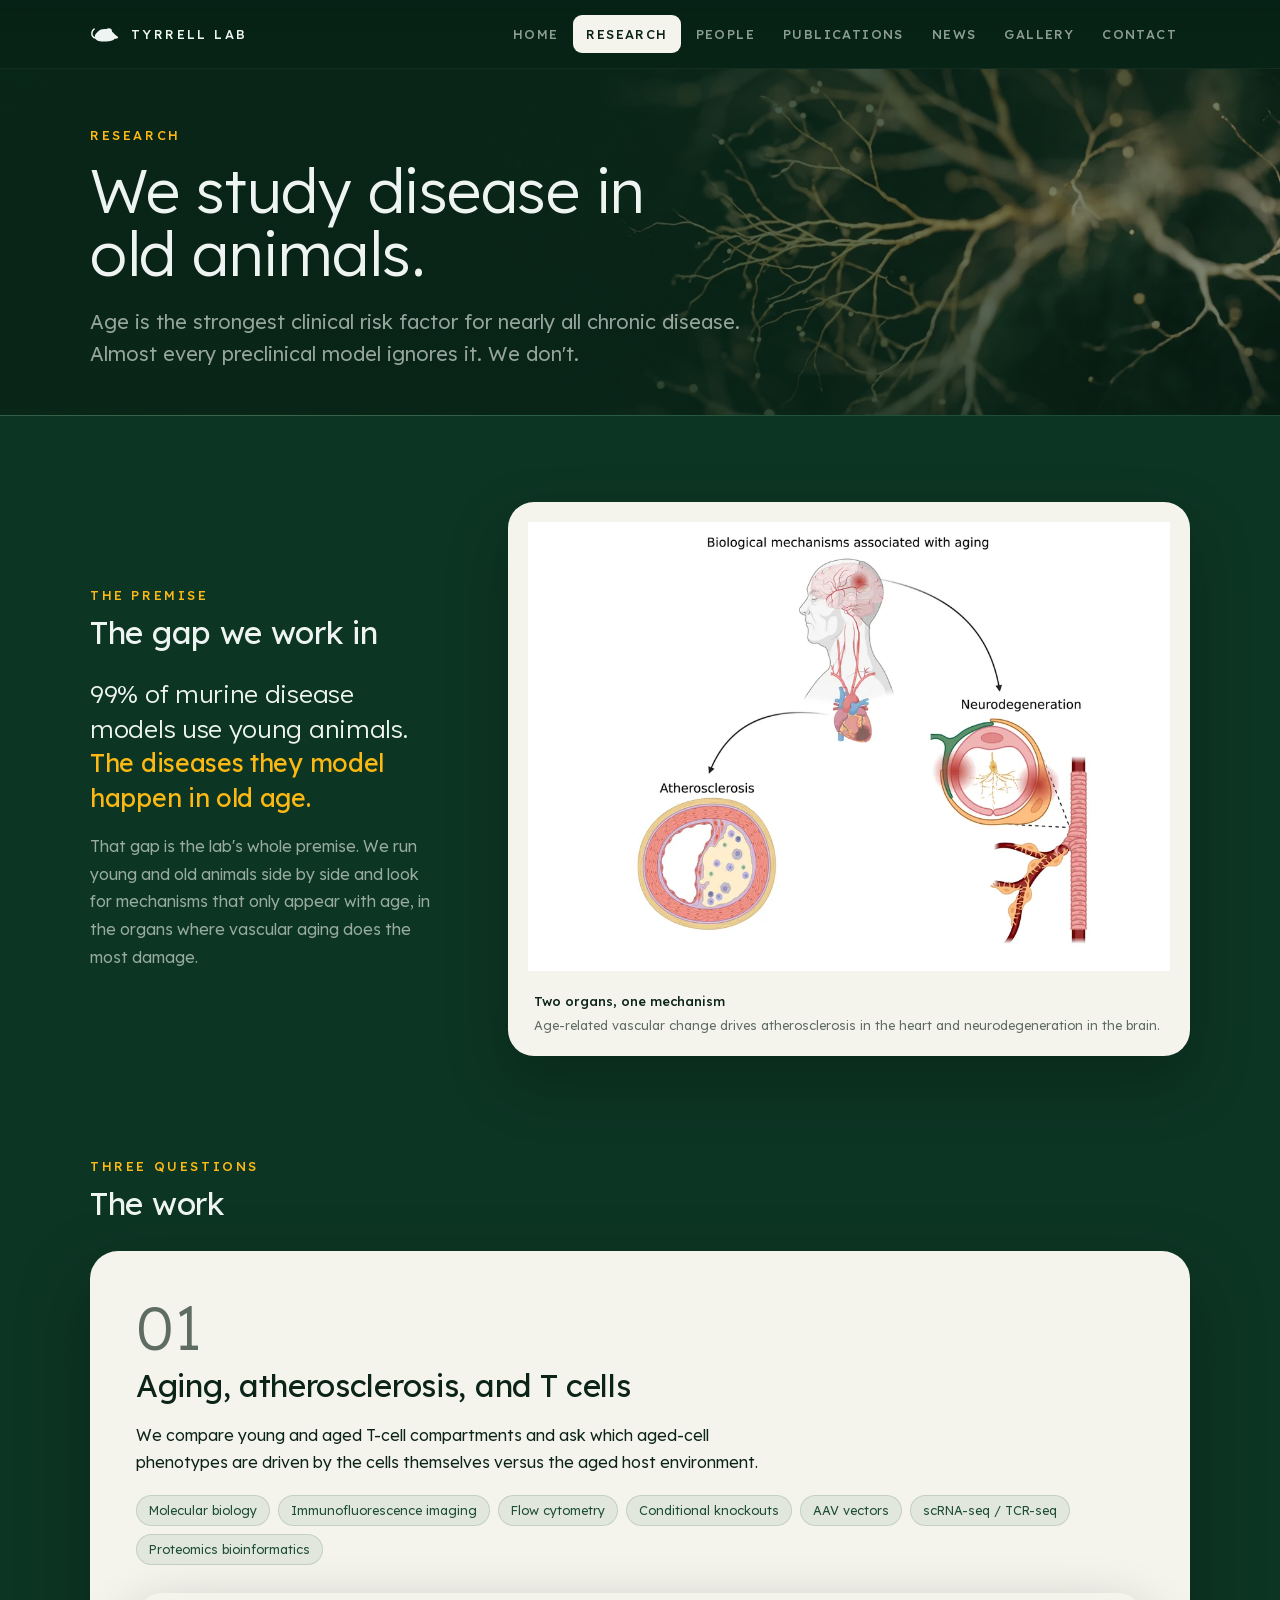
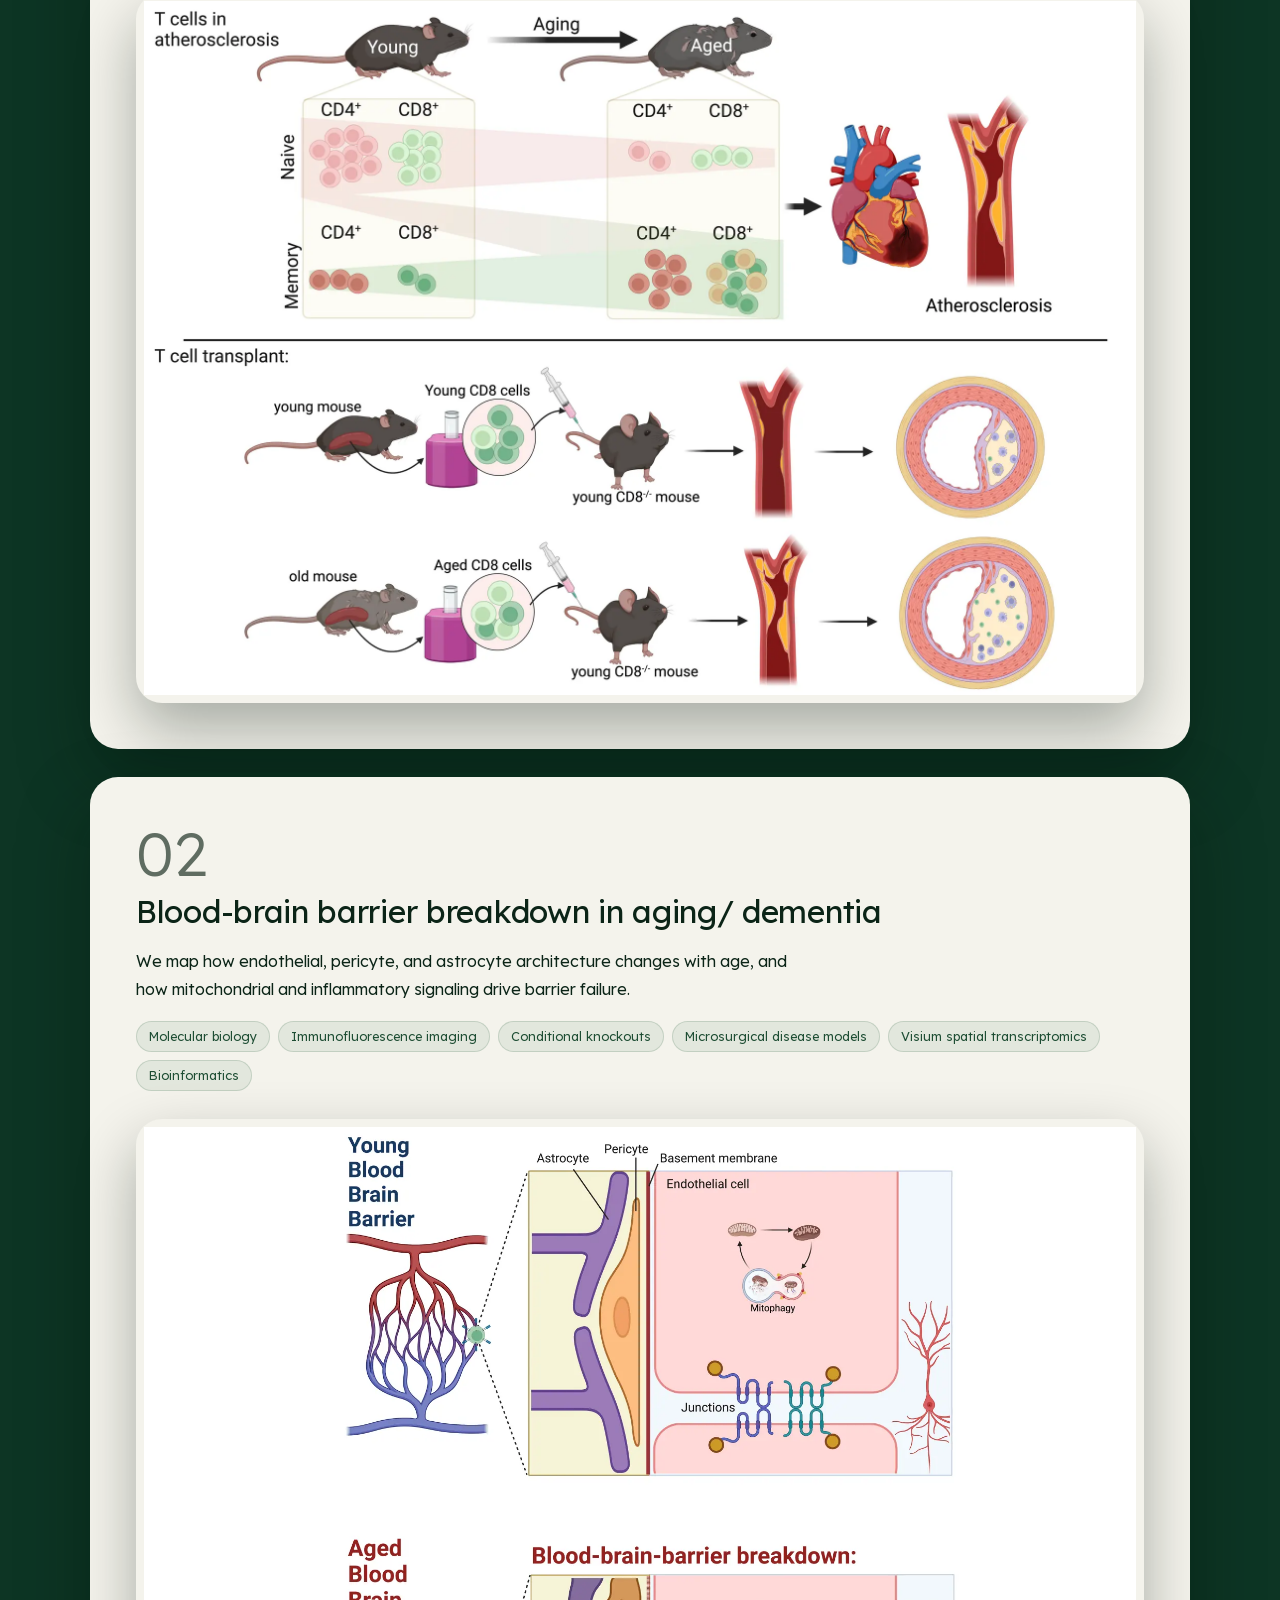
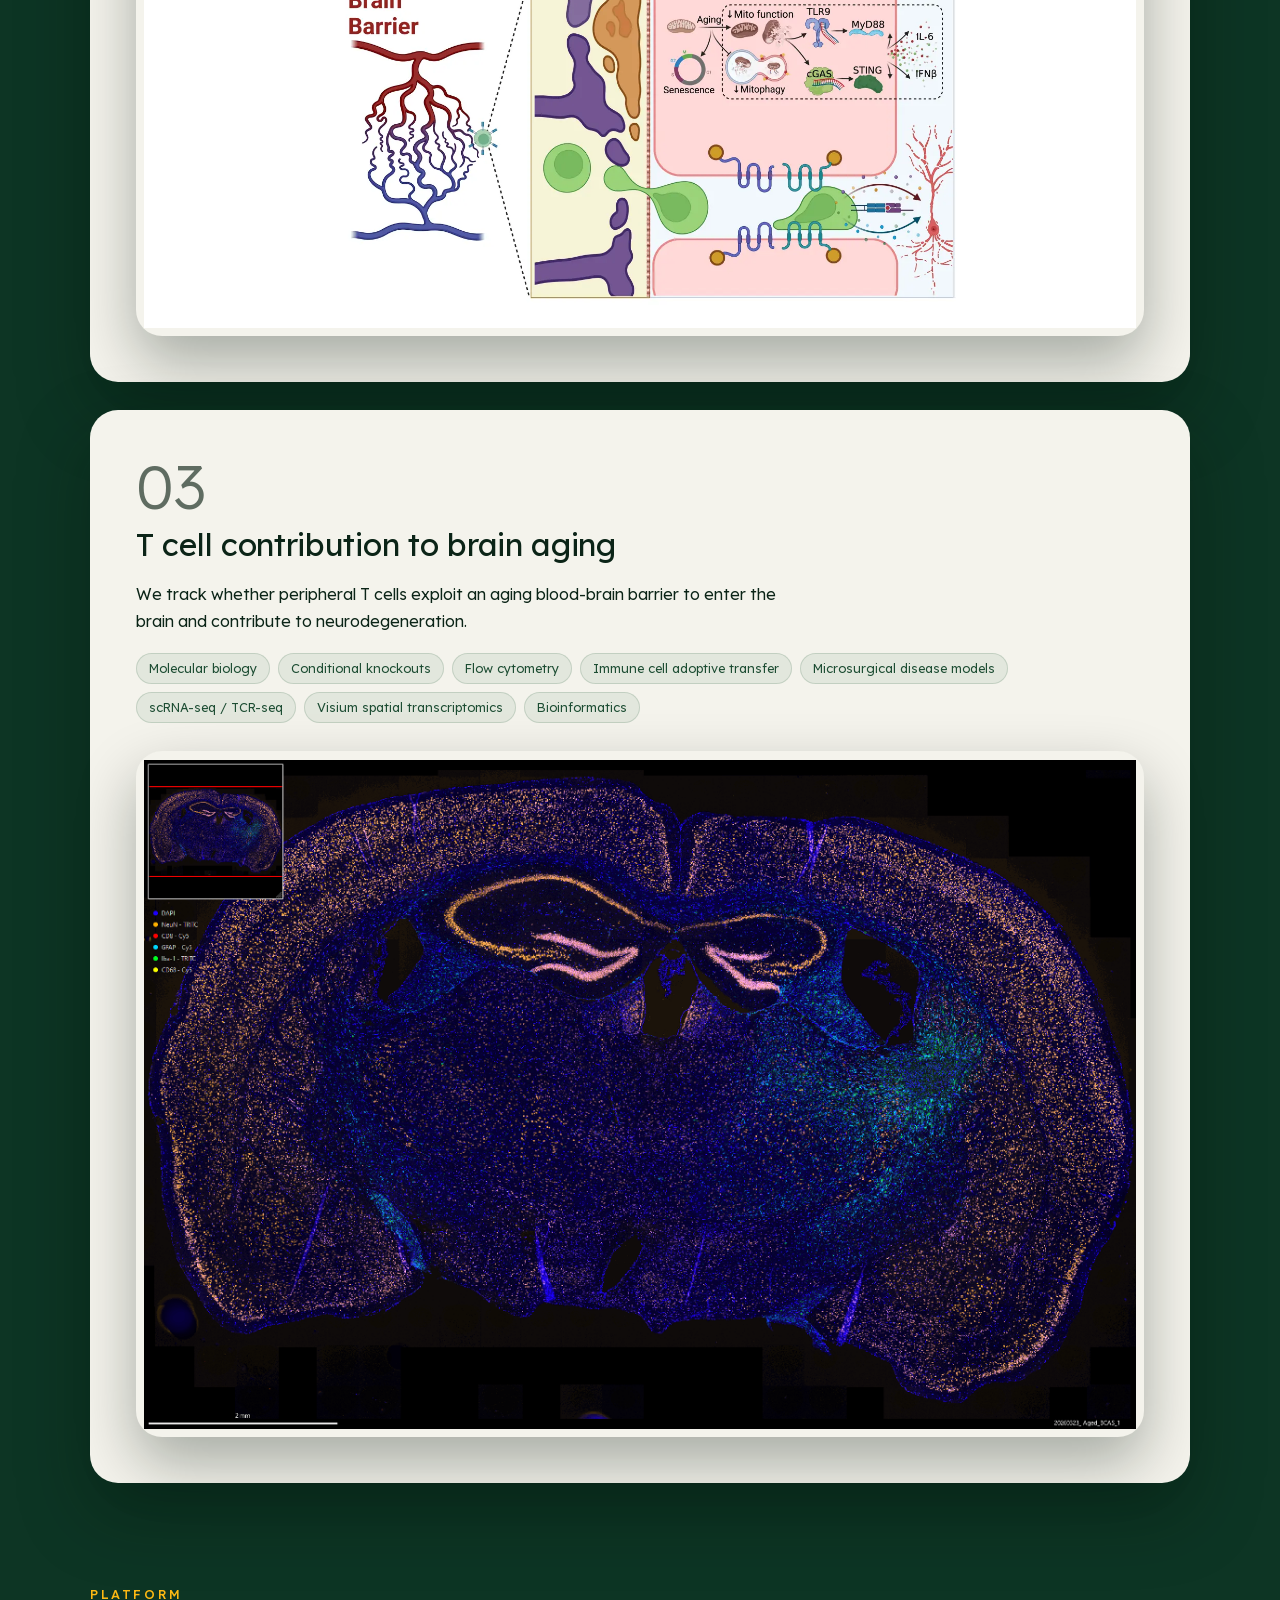
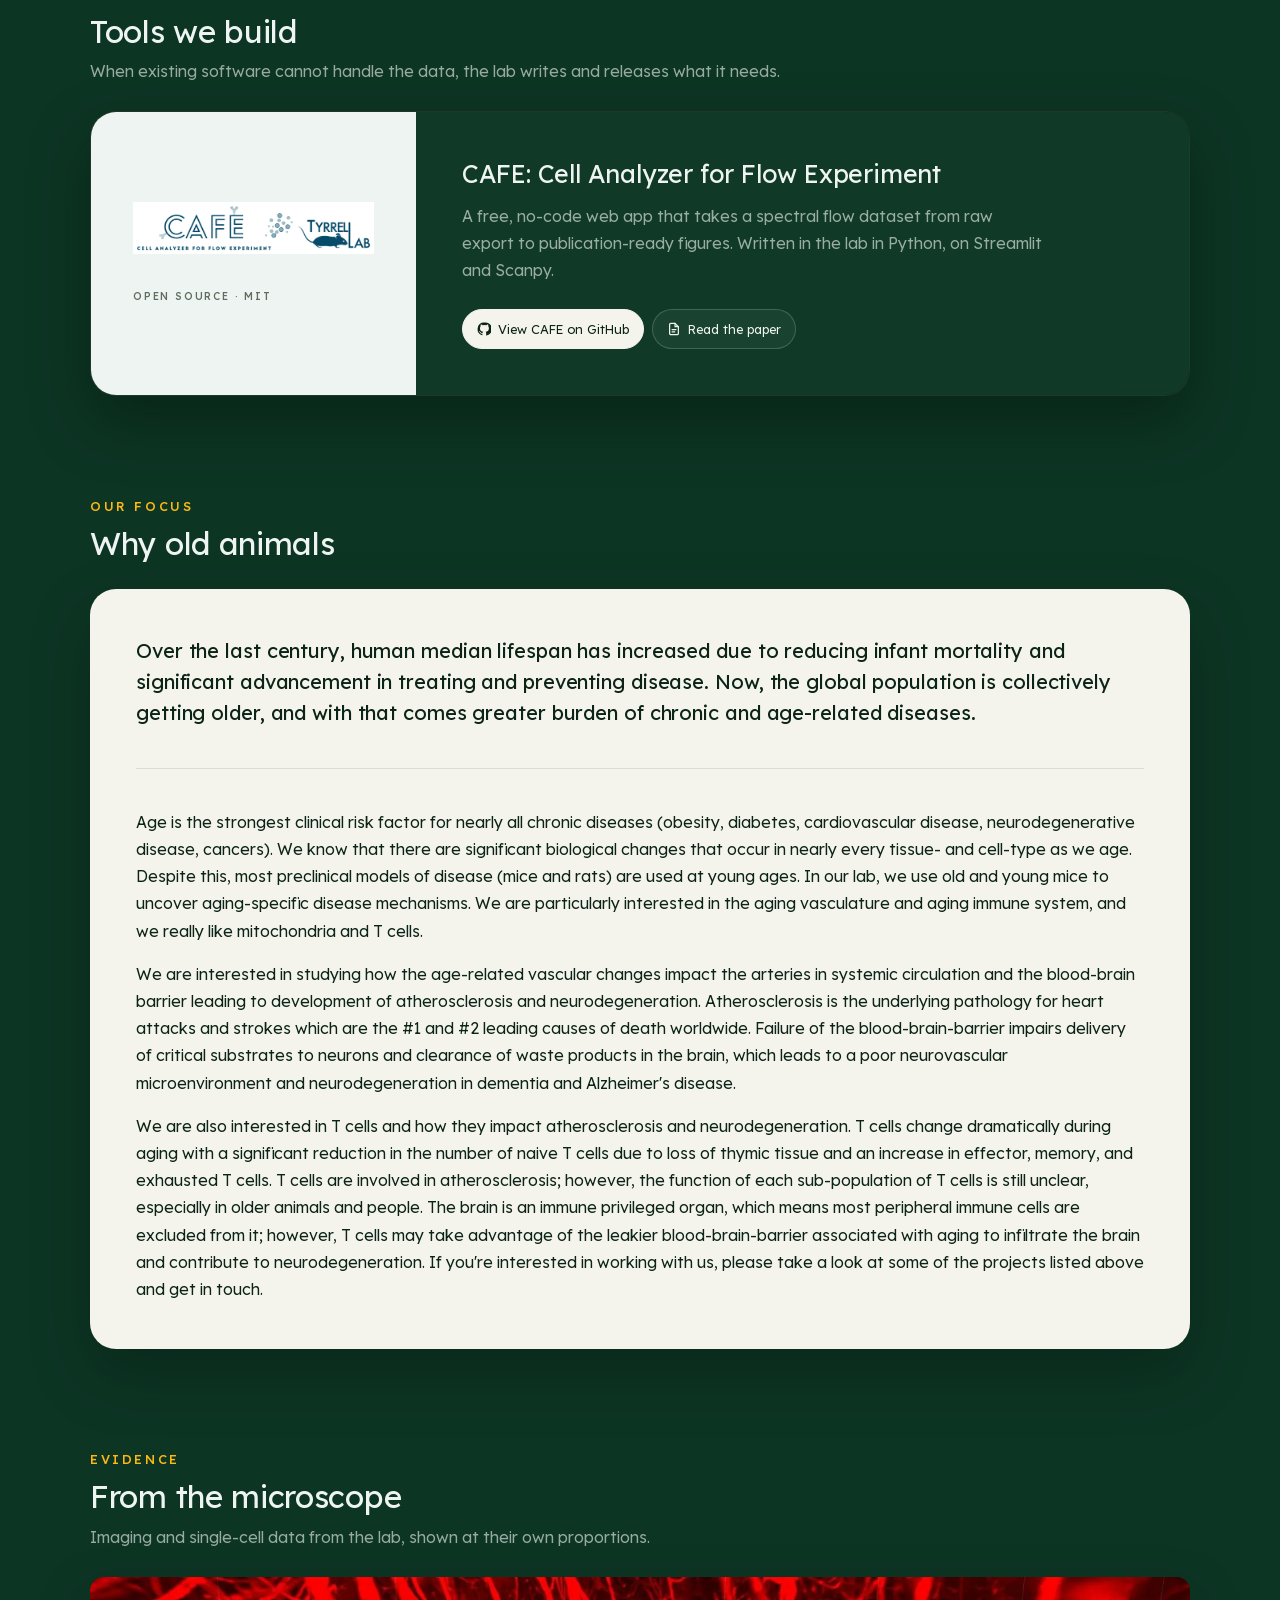
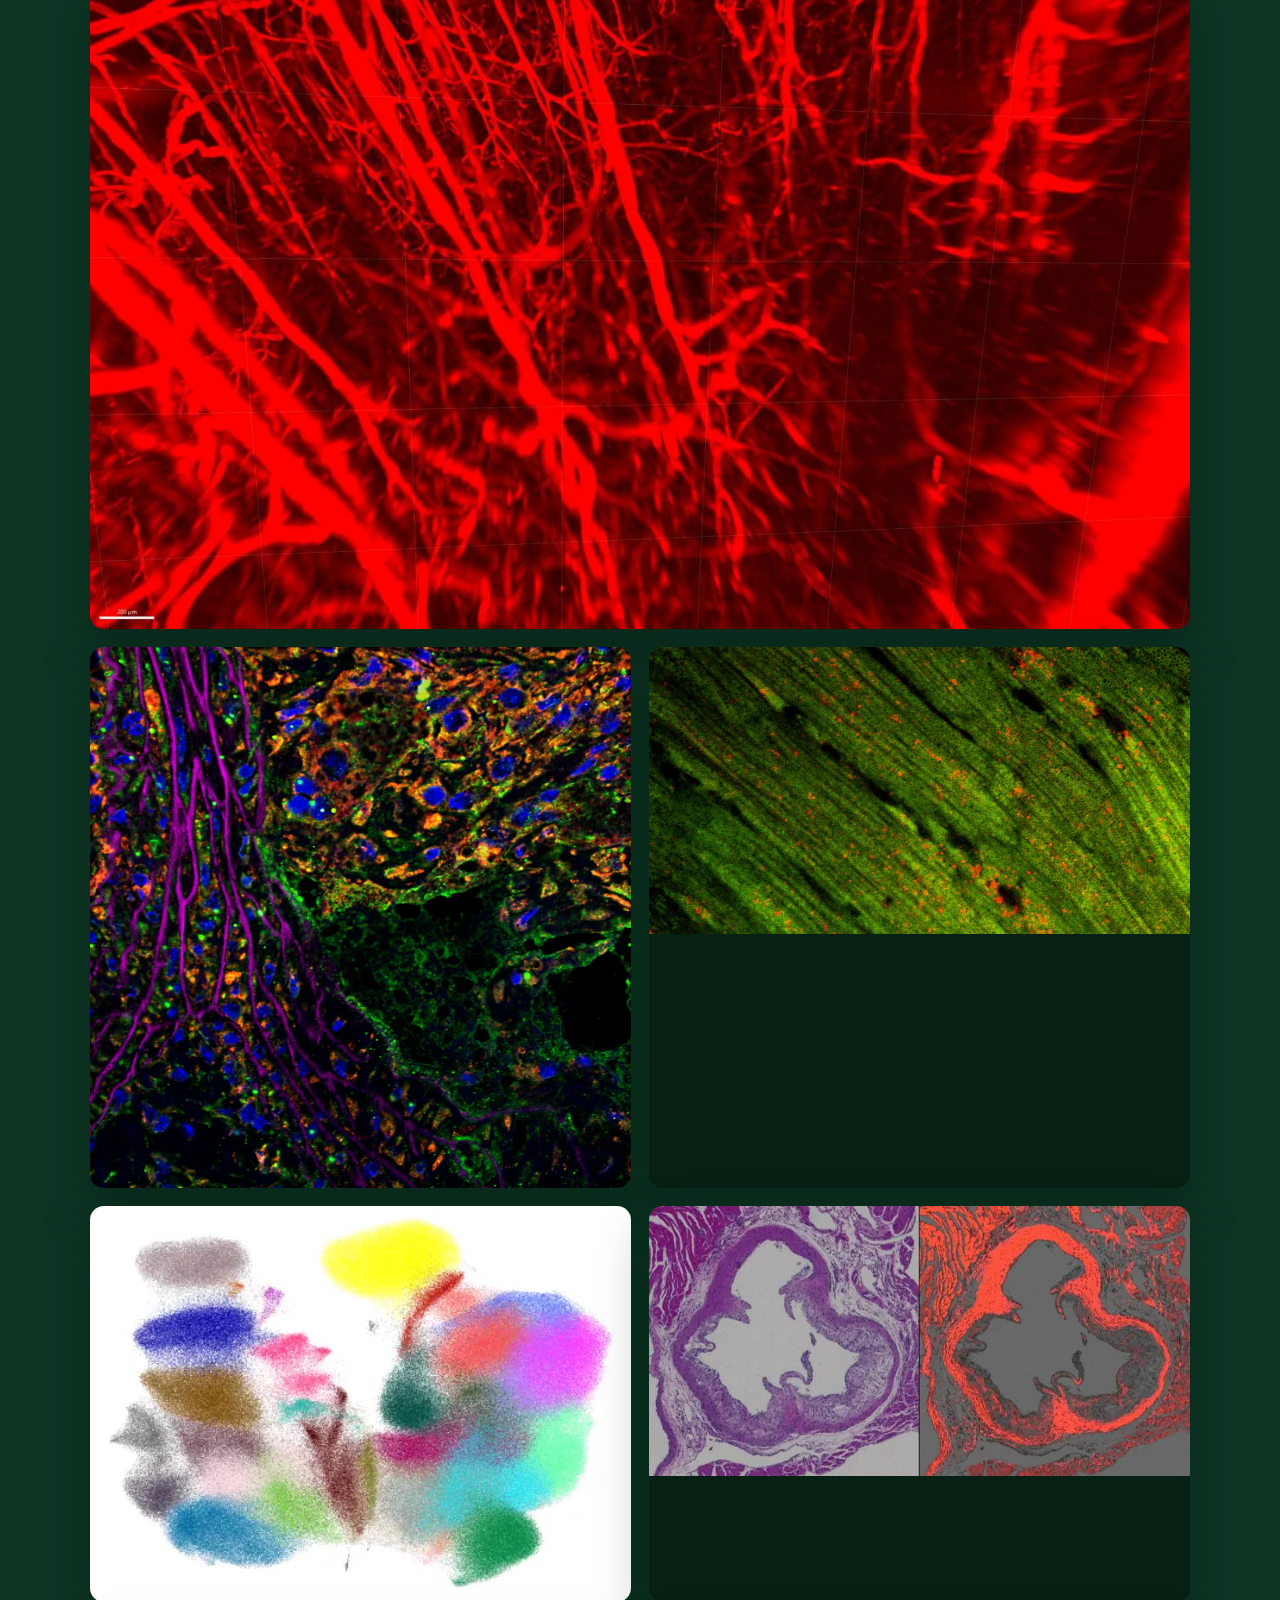
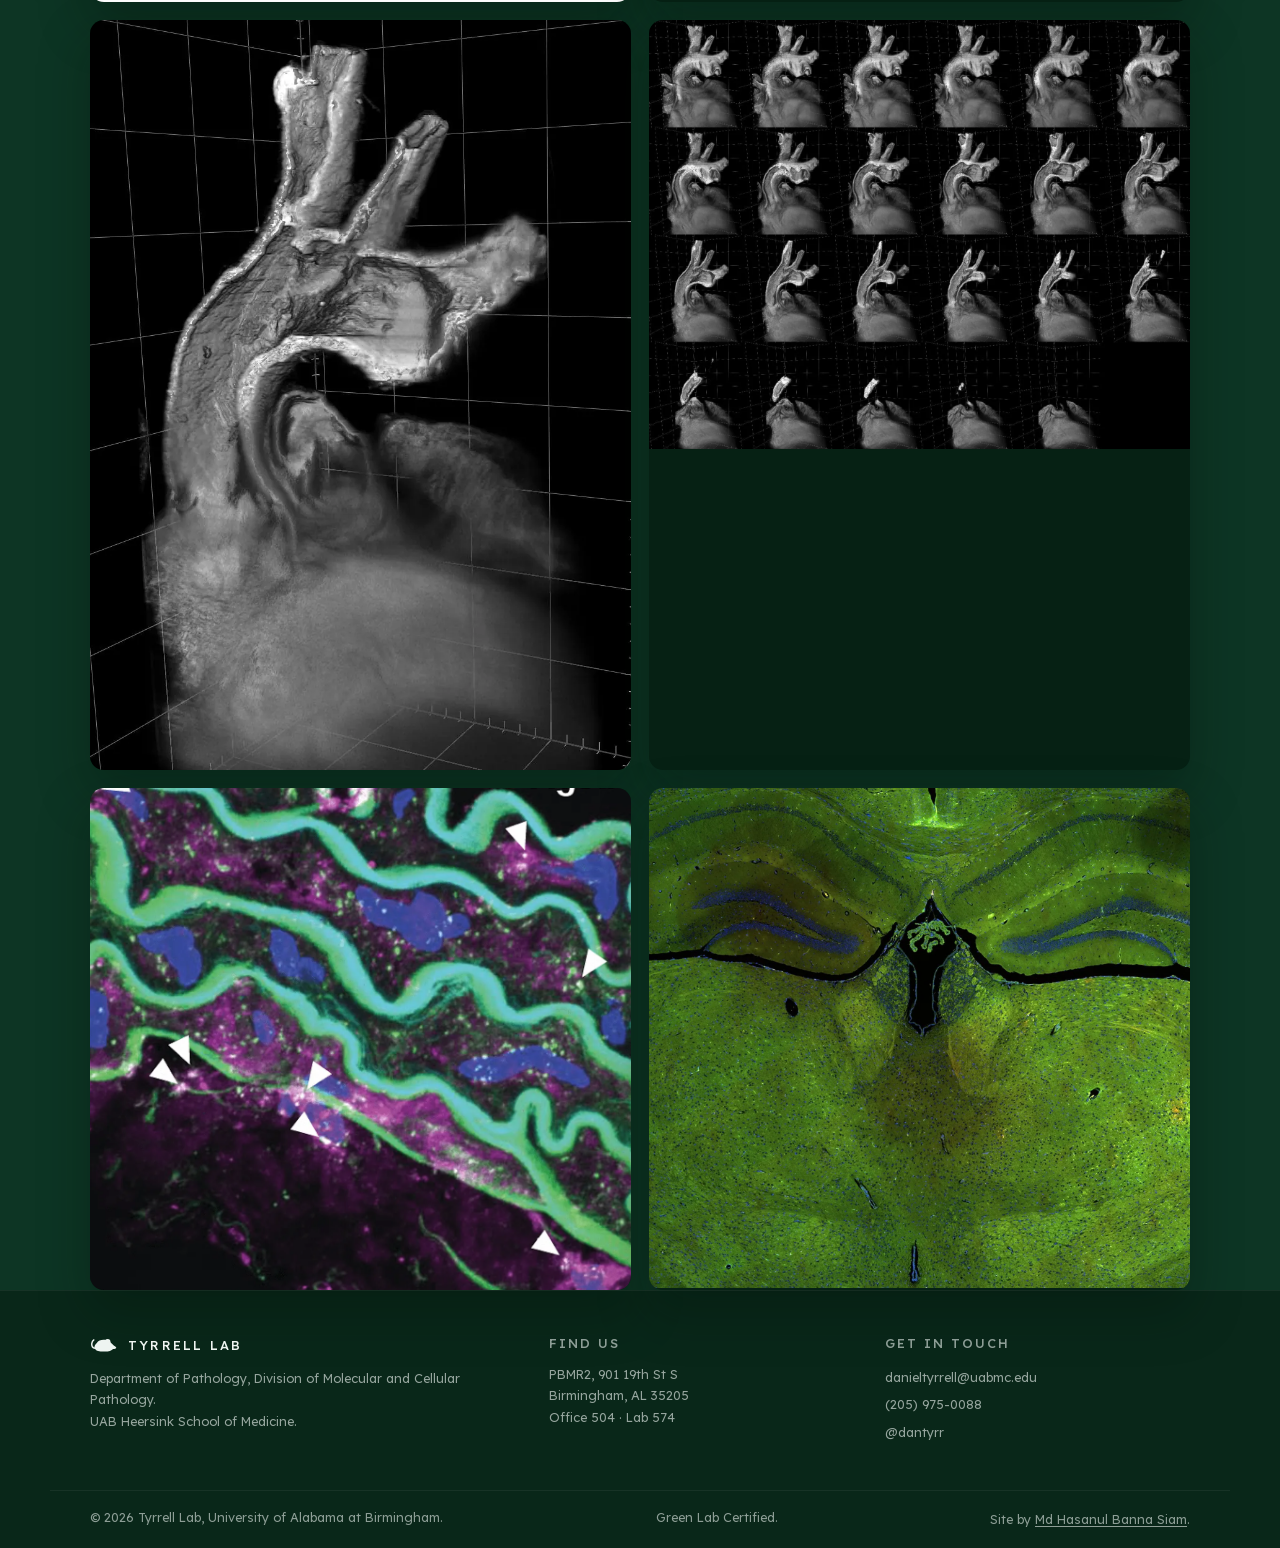
<file: research.html>
<!DOCTYPE html>
<html lang="en">
<head>
<meta charset="utf-8">
<meta name="viewport" content="width=device-width, initial-scale=1, viewport-fit=cover">
<title>Research &middot; Tyrrell Lab</title>
<meta name="description" content="Aging-specific disease mechanisms in the heart, brain and immune system: atherosclerosis, blood-brain barrier breakdown, and T cell contributions to brain aging.">
<link rel="icon" href="data:image/svg+xml,%3Csvg xmlns='http://www.w3.org/2000/svg' viewBox='0 0 22 24'%3E%3Crect width='22' height='24' rx='3' fill='%231a5632'/%3E%3Cellipse cx='11.4' cy='13' rx='6.2' ry='4.3' fill='%23fff'/%3E%3Ccircle cx='7.6' cy='8.9' r='2.5' fill='%23fff'/%3E%3Ccircle cx='16.3' cy='12.2' r='.9' fill='%231a5632'/%3E%3Cpath d='M5.4 14.6c-2 .3-3.2-.7-3-2.4' fill='none' stroke='%23fff' stroke-width='1.15' stroke-linecap='round'/%3E%3C/svg%3E">
<link rel="stylesheet" href="assets/css/site.css?v=90">
</head>
<body>
<div class="doc">
<a class="skip" href="#main">Skip to content</a>

<header class="hdr">
  <div class="hdr-in">
    <a class="brand" href="index.html"><svg viewBox="0 0 28 19" aria-hidden="true"><path d="M6.8 7.4C8.5 4.8 12.6 3.7 16.3 4.7c3.3.9 5.2 3 7.2 5 1.2 1.2 2.8 1.6 2.8 2.5s-1.8 1.2-3.2 1.2c-1.4 1.7-4.4 2.6-8 2.6h-4.5c-3.4 0-6.1-1.9-6.1-4.4 0-1.6.9-3 2.3-4.2Z"/><circle cx="17.6" cy="6.5" r="2.9"/><path d="M5.3 12.8C2.9 12.4 1.4 10.3 1.8 7.8 2 6.4 2.7 5.2 3.8 4.4" fill="none" stroke="currentColor" stroke-width="1.45" stroke-linecap="round" stroke-linejoin="round"/></svg><span>Tyrrell&nbsp;Lab</span></a>
    <button class="navtoggle" type="button" aria-expanded="false" aria-controls="nav" aria-label="Menu">
      <svg viewBox="0 0 24 24"><path d="M4 7h16M4 12h16M4 17h16"/></svg>
    </button>
    <nav class="mainnav" id="nav" aria-label="Primary">
      <a href="index.html">Home</a>
      <a href="research.html" aria-current="page">Research</a>
      <a href="people.html">People</a>
      <a href="publications.html">Publications</a>
      <a href="news.html">News</a>
      <a href="gallery.html">Gallery</a>
      <a href="contact.html">Contact</a>
    </nav>
  </div>
</header>

<section class="phero phero--cover phero--research">
  <div class="phero-bg" aria-hidden="true">
    <img src="assets/img/research-cover.webp" width="1800" height="1005" alt=""
         fetchpriority="high" decoding="async">
  </div>
  <div class="phero-in">
    <p class="kicker">Research</p>
    <h1>We study disease in old animals.</h1>
    <p class="sub">Age is the strongest clinical risk factor for nearly all chronic disease. Almost every preclinical model ignores it. We don't.</p>
  </div>
</section>

<main class="body research-atlas" id="main">

  <section class="wrap atlas-premise" aria-labelledby="premise-title">
    <div class="atlas-premise-copy">
      <p class="kicker">The premise</p>
      <h2 class="sec" id="premise-title">The gap we work in</h2>
      <p class="lead">99% of murine disease models use young animals. <b>The diseases they model happen in old age.</b></p>
      <p class="lead-note">That gap is the lab's whole premise. We run young and old animals side by side and look for mechanisms that only appear with age, in the organs where vascular aging does the most damage.</p>
    </div>
    <figure class="rfig atlas-premise-figure">
      <img src="assets/img/aging-mechanisms.webp" width="1024" height="717"
      alt="Biological mechanisms associated with aging: atherosclerosis in the heart and neurodegeneration in the brain"
      loading="eager" decoding="async">
      <figcaption><b>Two organs, one mechanism</b>Age-related vascular change drives atherosclerosis in the heart and neurodegeneration in the brain.</figcaption>
    </figure>
  </section>

  <section class="wrap projects-atlas" aria-labelledby="projects-title">
    <p class="kicker">Three questions</p>
    <h2 class="sec" id="projects-title">The work</h2>

    <div class="project-list">
      <article class="sheet project-card" id="project-01">
        <div class="project-card-hd">
          <span class="project-card-no" aria-hidden="true">01</span>
          <h3>Aging, atherosclerosis, and T&nbsp;cells</h3>
        </div>
        <p class="project-card-lede">We compare young and aged T-cell compartments and ask which aged-cell phenotypes are driven by the cells themselves versus the aged host environment.</p>
        <ul class="chips" aria-label="Techniques used">
          <li>Molecular biology</li>
          <li>Immunofluorescence imaging</li>
          <li>Flow cytometry</li>
          <li>Conditional knockouts</li>
          <li>AAV vectors</li>
          <li>scRNA-seq / TCR-seq</li>
          <li>Proteomics bioinformatics</li>
        </ul>
        <figure class="rfig">
          <img src="assets/img/Untitled-9-3.webp" width="2000" height="1400" alt="T cells in atherosclerosis" loading="lazy" decoding="async">
        </figure>
      </article>

      <article class="sheet project-card" id="project-02">
        <div class="project-card-hd">
          <span class="project-card-no" aria-hidden="true">02</span>
          <h3>Blood-brain barrier breakdown in aging/ dementia</h3>
        </div>
        <p class="project-card-lede">We map how endothelial, pericyte, and astrocyte architecture changes with age, and how mitochondrial and inflammatory signaling drive barrier failure.</p>
        <ul class="chips" aria-label="Techniques used">
          <li>Molecular biology</li>
          <li>Immunofluorescence imaging</li>
          <li>Conditional knockouts</li>
          <li>Microsurgical disease models</li>
          <li>Visium spatial transcriptomics</li>
          <li>Bioinformatics</li>
        </ul>
        <figure class="rfig">
          <img src="assets/img/Aging-Blood-brain-barrier-1-2.webp" width="1920" height="1549" alt="The barrier, young and aged" loading="lazy" decoding="async">
        </figure>
      </article>

      <article class="sheet project-card" id="project-03">
        <div class="project-card-hd">
          <span class="project-card-no" aria-hidden="true">03</span>
          <h3>T cell contribution to brain aging</h3>
        </div>
        <p class="project-card-lede">We track whether peripheral T cells exploit an aging blood-brain barrier to enter the brain and contribute to neurodegeneration.</p>
        <ul class="chips" aria-label="Techniques used">
          <li>Molecular biology</li>
          <li>Conditional knockouts</li>
          <li>Flow cytometry</li>
          <li>Immune cell adoptive transfer</li>
          <li>Microsurgical disease models</li>
          <li>scRNA-seq / TCR-seq</li>
          <li>Visium spatial transcriptomics</li>
          <li>Bioinformatics</li>
        </ul>
        <figure class="rfig">
          <img src="assets/img/comet-spatial-aged-brain.webp" width="1068" height="721" alt="COMET spatial protein map across an aged mouse brain section, with an inset and 2 millimetre scale bar." loading="lazy" decoding="async">
        </figure>
      </article>
    </div>
  </section>

  <section class="wrap tool-section" id="tools" aria-labelledby="tools-title">
    <p class="kicker">Platform</p>
    <h2 class="sec" id="tools-title">Tools we build</h2>
    <p class="sec-note">When existing software cannot handle the data, the lab writes and releases what it needs.</p>
    <div class="tool-panel">
      <div class="tool-mark">
        <img src="assets/img/cafe-logo.webp" width="1200" height="263"
             alt="CAFE, Cell Analyzer for Flow Experiment, from the Tyrrell Lab"
             loading="lazy" decoding="async">
        <p>Open source &middot; MIT</p>
      </div>
      <div class="tool-copy">
        <h3>CAFE: Cell Analyzer for Flow Experiment</h3>
        <p>A free, no-code web app that takes a spectral flow dataset from raw export to publication-ready figures. Written in the lab in Python, on Streamlit and Scanpy.</p>
        <div class="tool-links">
          <a class="tool-link tool-link--primary" href="https://github.com/mhbsiam/cafe" rel="noopener"><svg viewBox="0 0 16 16" fill="currentColor" aria-hidden="true"><path d="M8 .6a7.4 7.4 0 0 0-2.3 14.4c.4.1.5-.1.5-.4v-1.3c-2 .4-2.5-.5-2.7-1-.1-.2-.6-1-1-1.2-.3-.2-.8-.6 0-.6s1.2.7 1.4 1c.8 1.4 2.1 1 2.6.8.1-.6.3-1 .6-1.2-1.8-.2-3.7-.9-3.7-4 0-.9.3-1.6.8-2.2 0-.2-.3-1 .1-2.1 0 0 .7-.2 2.2.8a7.4 7.4 0 0 1 4 0c1.5-1 2.2-.8 2.2-.8.4 1.1.2 1.9.1 2.1.5.6.8 1.3.8 2.2 0 3.1-1.9 3.8-3.7 4 .3.3.6.8.6 1.6v2.4c0 .3.1.5.5.4A7.4 7.4 0 0 0 8 .6Z"/></svg><span>View CAFE on GitHub</span></a>
          <a class="tool-link" href="https://doi.org/10.1093/bioinformatics/btaf176" rel="noopener"><svg viewBox="0 0 16 16" fill="none" stroke="currentColor" stroke-width="1.4" stroke-linecap="round" stroke-linejoin="round" aria-hidden="true"><path d="M9.2 1.6H4.4a1.4 1.4 0 0 0-1.4 1.4v10a1.4 1.4 0 0 0 1.4 1.4h7.2a1.4 1.4 0 0 0 1.4-1.4V5.4Z"/><path d="M9.2 1.6v3.8H13"/><path d="M5.8 8.6h4.4M5.8 11.2h3"/></svg><span>Read the paper</span></a>
        </div>
      </div>
    </div>
  </section>

  <section class="wrap why-section" aria-labelledby="why-title">
    <p class="kicker">Our focus</p>
    <h2 class="sec" id="why-title">Why old animals</h2>
    <div class="why-panel">
      <p class="why-lede">Over the last century, human median lifespan has increased due to reducing infant mortality and significant advancement in treating and preventing disease. Now, the global population is collectively getting older, and with that comes greater burden of chronic and age-related diseases.</p>
      <div class="why-copy">
        <p>Age is the strongest clinical risk factor for nearly all chronic diseases (obesity, diabetes, cardiovascular disease, neurodegenerative disease, cancers). We know that there are significant biological changes that occur in nearly every tissue- and cell-type as we age. Despite this, most preclinical models of disease (mice and rats) are used at young ages. In our lab, we use old and young mice to uncover aging-specific disease mechanisms. We are particularly interested in the aging vasculature and aging immune system, and we really like mitochondria and T cells.</p>
        <p>We are interested in studying how the age-related vascular changes impact the arteries in systemic circulation and the blood-brain barrier leading to development of atherosclerosis and neurodegeneration. Atherosclerosis is the underlying pathology for heart attacks and strokes which are the #1 and #2 leading causes of death worldwide. Failure of the blood-brain-barrier impairs delivery of critical substrates to neurons and clearance of waste products in the brain, which leads to a poor neurovascular microenvironment and neurodegeneration in dementia and Alzheimer's disease.</p>
        <p>We are also interested in T cells and how they impact atherosclerosis and neurodegeneration. T cells change dramatically during aging with a significant reduction in the number of naive T cells due to loss of thymic tissue and an increase in effector, memory, and exhausted T cells. T cells are involved in atherosclerosis; however, the function of each sub-population of T cells is still unclear, especially in older animals and people. The brain is an immune privileged organ, which means most peripheral immune cells are excluded from it; however, T cells may take advantage of the leakier blood-brain-barrier associated with aging to infiltrate the brain and contribute to neurodegeneration. If you're interested in working with us, please take a look at some of the projects listed above and get in touch.</p>
      </div>
    </div>
  </section>

  <section class="wrap microscope-section" aria-labelledby="microscope-title">
    <p class="kicker">Evidence</p>
    <h2 class="sec" id="microscope-title">From the microscope</h2>
    <p class="sec-note">Imaging and single-cell data from the lab, shown at their own proportions.</p>
    <div class="research-gallery">
      <figure class="rg-shot rg-shot--wide">
        <img src="assets/img/brain4-f77c2b1402637b80.webp" width="1920" height="1138" alt="Light-sheet imaging of the cerebral microvascular tree." loading="lazy" decoding="async">
      </figure>
      <figure class="rg-shot">
        <img src="assets/img/60X_both_2_overlay_autofluor-1.webp" width="1024" height="1024" alt="Confocal overlay at 60&times;, with the autofluorescence channel retained." loading="lazy" decoding="async">
      </figure>
      <figure class="rg-shot">
        <img src="assets/img/Header1.webp" width="1024" height="544" alt="Immunofluorescence of tissue from the lab." loading="lazy" decoding="async">
      </figure>
      <figure class="rg-shot">
        <img src="assets/img/umapumap_leiden_3-e6a07e4c09cc622a-e1709912115415.webp" width="455" height="333" alt="Leiden clustering of single-cell data, UMAP embedding." loading="lazy" decoding="async">
      </figure>
      <figure class="rg-shot">
        <img src="assets/img/sidebyside.webp" width="690" height="345" alt="The same section, stained and then segmented for quantification." loading="lazy" decoding="async">
      </figure>
      <figure class="rg-shot">
        <img src="assets/img/png11-5692d08532b5a8f9.webp" width="872" height="1209" alt="Light-sheet reconstruction of the aortic arch." loading="lazy" decoding="async">
      </figure>
      <figure class="rg-shot">
        <img src="assets/img/montage2.webp" width="1500" height="1190" alt="Montage of immunostained tissue sections from the lab." loading="lazy" decoding="async">
      </figure>
      <figure class="rg-shot">
        <img src="assets/img/screen-shot-brain-vasc.webp" width="1149" height="1067" alt="Vascular architecture of the brain, imaged at high magnification." loading="lazy" decoding="async">
      </figure>
      <figure class="rg-shot">
        <img src="assets/img/immunostain-section.webp" width="1500" height="1386" alt="Immunostained tissue section showing cellular detail across the frame." loading="lazy" decoding="async">
      </figure>
    </div>
  </section>

</main>

<footer class="ftr">
  <div class="ftr-in">
    <div>
      <div class="fbrand"><svg viewBox="0 0 28 19" aria-hidden="true"><path d="M6.8 7.4C8.5 4.8 12.6 3.7 16.3 4.7c3.3.9 5.2 3 7.2 5 1.2 1.2 2.8 1.6 2.8 2.5s-1.8 1.2-3.2 1.2c-1.4 1.7-4.4 2.6-8 2.6h-4.5c-3.4 0-6.1-1.9-6.1-4.4 0-1.6.9-3 2.3-4.2Z"/><circle cx="17.6" cy="6.5" r="2.9"/><path d="M5.3 12.8C2.9 12.4 1.4 10.3 1.8 7.8 2 6.4 2.7 5.2 3.8 4.4" fill="none" stroke="currentColor" stroke-width="1.45" stroke-linecap="round" stroke-linejoin="round"/></svg><span>Tyrrell&nbsp;Lab</span></div>
      <p>Department of Pathology, Division of Molecular&nbsp;and&nbsp;Cellular Pathology.<br>
         UAB Heersink School of Medicine.</p>
    </div>
    <div>
      <h2>Find us</h2>
      <p>PBMR2, 901 19th St S<br>Birmingham, AL 35205<br>Office 504 &middot; Lab 574</p>
    </div>
    <div>
      <h2>Get in touch</h2>
      <a href="mailto:danieltyrrell@uabmc.edu">danieltyrrell@uabmc.edu</a>
      <a href="tel:+12059750088">(205) 975-0088</a>
      <a href="https://www.twitter.com/dantyrr" rel="noopener">@dantyrr</a>
    </div>
  </div>
  <div class="legal">
    <span>&copy; 2026 Tyrrell Lab, University of Alabama at Birmingham.</span>
    <span>Green Lab Certified.</span>
    <span>Site by <a href="https://github.com/mhbsiam" rel="noopener">Md Hasanul Banna Siam</a>.</span>
  </div>
</footer>
</div>

<script>
(function(){
  var b=document.querySelector('.navtoggle'), n=document.getElementById('nav');
  if(!b||!n) return;
  b.addEventListener('click',function(){
    var open=n.classList.toggle('open');
    b.setAttribute('aria-expanded', open?'true':'false');
  });
})();
</script>
<nav class="btmnav" aria-label="Sections">
  <a href="research.html" aria-current="page">Research</a>
  <a href="people.html">People</a>
  <a href="publications.html">Publications</a>
  <a href="news.html">News</a>
  <a href="gallery.html">Gallery</a>
  <a href="contact.html">Contact</a>
</nav>

</body>
</html>
</file>
<file: assets/css/site.css>
/* ═══════════════════════════════════════════════════════════════════════
   Tyrrell Lab — shared base

   Everything here is used by all six pages. The hero (index.html) keeps its
   own inline stylesheet for the stage, the scene and the liquid-metal
   controls; this file owns the brand, the type, and the chrome that the
   content pages are built from.

   The content pages deliberately do NOT use the hero's --u design unit.
   That unit scales every dimension with the viewport, which is right for a
   fixed 1600x880 composition and wrong for pages people actually read —
   body copy has to hold a sane measure and a sane size at every width.
   ═══════════════════════════════════════════════════════════════════════ */

@font-face{
  font-family:'Lexend';
  src:url('../vendor/lexend-latin.woff2') format('woff2');
  font-weight:100 900; font-style:normal; font-display:swap;
  unicode-range:U+0000-00FF,U+0131,U+0152-0153,U+02BB-02BC,U+02C6,U+02DA,U+02DC,U+0304,U+0308,U+0329,U+2000-206F,U+20AC,U+2122,U+2191,U+2193,U+2212,U+2215,U+FEFF,U+FFFD;
}

:root{
  /* ── UAB brand ──────────────────────────────────────────────────────
     Primary   UAB Green #1a5632 (PMS 357) · UAB Gold #fdb913 (PMS 7549)
     Secondary Dragon's Lair #033319 · Campus Green #90d408
               Ever Loyal Evergreen #17b045 · Bham Sky Blue #42caf0      */
  --uab-green:      #1a5632;
  --uab-gold:       #fdb913;
  --dragon:         #033319;
  --campus:         #90d408;
  --evergreen:      #17b045;
  --sky:            #42caf0;

  /* ── the ground ramp ──────────────────────────────────────────────
     One colour in six steps. Fourteen of these were loose literals until
     August 2026, eyeballed one surface at a time; sorted by lightness they
     turned out to already be a ramp, so naming it only made that visible.
     Nothing moved more than 0.018 in OKLCH in the change, and most of it
     moved less than 0.008.

     Written in OKLCH because that is where the relationship is legible:
     chroma tracks lightness at a fixed 0.187, which is the ratio the two
     original values already had, so the steps desaturate as they darken
     instead of going muddy. The hex on the line above each one is the
     fallback for engines without oklch(); this project has no build step
     to add one later.

     The spacing is deliberately uneven. -lift sits a hair above the ground
     because that is all a techgrid tile needs to separate from its gutter,
     while the recesses below drop in real steps. Pick a step by what the
     surface is doing, not by how dark it looks:

       -hi     raised ground, the hero
       -lift   a panel sitting above the page
        ground the page itself
       -sunk   what shows behind a photograph
       -deep   a recess
       -pit    the floor                                                  */
  --ground-hi:      #174d34;
  --ground-hi:      oklch(.3771 .0714 159.7);
  --ground-lift:    #103a27;
  --ground-lift:    oklch(.313 .0585 160);
  --ground:         #0d3524;
  --ground:         oklch(.2956 .0545 161.7);
  --ground-sunk:    #0a2c1c;
  --ground-sunk:    oklch(.262 .049 160);
  --ground-deep:    #062114;
  --ground-deep:    oklch(.222 .0415 160);
  --ground-pit:     #03180d;
  --ground-pit:     oklch(.186 .0348 160);

  /* Not pure white. On a saturated dark ground #fff halates: the letterforms
     bloom a little and thin strokes smear, which is why long passages here
     were tiring to read even though the contrast was 13.5:1 and no audit tool
     ever complained. This is the same hue as the ground ramp, 160, at a
     chroma of 0.008, which is inside the 0.005 to 0.01 that reads as "tinted
     neutral" rather than as a colour.

     The soft and faint steps carry the same tint at alpha so they keep
     adapting to whatever they sit on. Faint went from .56 to .58 to hold the
     margin it had: tinting costs a little contrast, and that step is the one
     that has to clear 4.5:1 against three different backgrounds.          */
  --ink:            #eef4f1;
  --ink:            oklch(.962 .008 160);
  --ink-soft:       rgba(238,244,241,.62);
  --ink-faint:      rgba(238,244,241,.58);
  --rule:           rgba(255,255,255,.055);

  --card:           #f4f3ec;
  --card-ink:       #0b2417;
  --card-label:     #5f6c61;
  /* Green ink on the cream card. Not part of the ground ramp: these sit on
     paper, and their job is contrast against it rather than depth.        */
  --card-link-hover:#0f3b22;
  --chip-ink:       #1d4d33;
  --note-ink:       #6a4d02;

  --ease: cubic-bezier(.22,.61,.36,1);
  --ease-out: cubic-bezier(.16,1,.3,1);

  --shell: 1180px;

  /* ── the type scale ───────────────────────────────────────────────
     Eight steps, each 1.25 times the one below it, from a 16px root. The
     rem values are the powers themselves: 1.25^-2, 1.25^-1, 1, 1.25, and
     so on, so the ratio is not a claim in a comment, it is the number.

     There were fifteen static sizes before this and eleven fluid ones,
     running 10, 10.5, 11, 11.5, 12, 12.5, 13, 13.5, 14, 14.5, 15, 16.5,
     17, 19, 21. Neighbours were 1.03 to 1.13 apart, which is under the
     threshold where an eye reads two sizes as different, so fifteen steps
     did the work of about four and the page read as one flat texture.
     Five of the clamps differed from each other by a single pixel.

     The four small steps are static. Display sizes are fluid, because a
     72px headline has to survive a 375px phone and body copy does not.
     Every clamp's ends are steps on this same ladder.

     Pick a step by what the text is, not by how big you want it. If a
     size does not exist here, the answer is almost never to add one.   */
  --t-micro:    0.64rem;                                 /* 10.24px */
  --t-label:    0.8rem;                                  /* 12.8px  */
  --t-body:     1rem;                                    /* 16px    */
  --t-lead:     1.25rem;                                 /* 20px    */
  --t-title:    clamp(1.25rem, 2.2vw, 1.5625rem);        /* 20 to 25   */
  --t-section:  clamp(1.5625rem, 2.9vw, 1.9531rem);      /* 25 to 31.25 */
  --t-page:     clamp(2.4414rem, 5.4vw, 3.8147rem);      /* 39 to 61   */
  --t-display:  clamp(3.0518rem, 7.6vw, 4.7684rem);      /* 48.8 to 76.3 */

  --hdr-h: 68px;
  --ftr-h: 46px;
  /* The bottom bar exists only below 900px. Declaring it as 0 here and
     raising it in that one media query lets every rule that has to make
     room for it just read the token, with no second media query each. */
  --btm-h: 0px;
}

*,*::before,*::after{ box-sizing:border-box; margin:0; padding:0; }
/* Buttons do not inherit type by default, so every icon button on the site was
   sitting at the user agent's 13.333px, a size that is on no ladder anywhere.
   Nothing rendered text at it, which is why it never showed, but it meant any
   future button copy would have landed off the scale by accident.          */
button{ font:inherit; }

html{ background:var(--ground); -webkit-text-size-adjust:100%; }
/* the slim footer anchors to this */
body{ position:relative; }
body{
  font-family:'Lexend',-apple-system,BlinkMacSystemFont,'Segoe UI',sans-serif;
  /* 350, not 300. Lexend is an open face already and 300 on a dark ground is
     thinner than it looks on paper. This is half a step, and it is the
     difference between body copy that reads and body copy that shimmers.  */
  font-weight:350;
  color:var(--ink);
  background:var(--ground);
  -webkit-font-smoothing:antialiased;
  -moz-osx-font-smoothing:grayscale;
}
/* No overflow-x:hidden here on purpose. It used to sit on body and was hiding
   two real bugs: the featured-publication grid and the Green Lab block both
   had tracks with a min-content floor that blew past the viewport at 280px.
   Both are fixed at the source (minmax(0,1fr)), so the next regression should
   be allowed to show itself rather than be swallowed. Hiding it also breaks
   position:sticky on the header in some engines. */

/* ═══ content-page chrome ═══════════════════════════════════════════════
   Only loaded meaningfully by the content pages; the hero overrides the
   header with its own dock. Scoped under .doc so nothing here can reach
   into index.html's stage.                                              */

.doc{ min-height:100svh; display:flex; flex-direction:column; }

/* ── header ─────────────────────────────────────────────────────────── */
.hdr{
  position:sticky; top:0; z-index:40;
  background:linear-gradient(180deg, rgba(6,32,20,.94), rgba(6,32,20,.82));
  border-bottom:1px solid var(--rule);
  backdrop-filter:blur(14px); -webkit-backdrop-filter:blur(14px);
}
.hdr-in{
  max-width:var(--shell); margin:0 auto;
  padding:0 clamp(20px,4vw,40px);
  height:var(--hdr-h); display:flex; align-items:center; gap:24px;
}
.brand{
  display:flex; align-items:center; gap:11px;
  color:var(--ink); text-decoration:none; flex:none;
  font-size:var(--t-label); font-weight:500; letter-spacing:2.4px; text-transform:uppercase;
  white-space:nowrap;
  /* the mark and wordmark are only 21px tall; the padding is what carries the
     link past the 24px minimum target size without moving anything */
  padding:4px 0;
}
.brand svg{ width:30px; height:21px; fill:currentColor; flex:none; }
.brand:hover{ opacity:.75; }

.mainnav{ margin-left:auto; display:flex; align-items:center; gap:2px; }
.mainnav a{
  display:inline-flex; align-items:center; height:38px; padding:0 13px;
  border-radius:9px;
  color:var(--ink-faint); text-decoration:none;
  font-size:var(--t-label); font-weight:500; letter-spacing:1.4px; text-transform:uppercase;
  white-space:nowrap;
  transition:color .18s var(--ease), background .18s var(--ease);
}
.mainnav a:hover{ color:var(--ink); background:rgba(255,255,255,.06); }
.mainnav a[aria-current="page"]{ color:var(--card-ink); background:var(--card); }

/* the menu button only exists below the nav's breakpoint */
.navtoggle{
  margin-left:auto; display:none;
  width:42px; height:42px; border:1px solid rgba(255,255,255,.16);
  border-radius:10px; background:rgba(255,255,255,.05);
  color:var(--ink); cursor:pointer;
  align-items:center; justify-content:center;
}
.navtoggle svg{ width:19px; height:19px; fill:none; stroke:currentColor; stroke-width:1.6; stroke-linecap:round; }

/* 900, not 820: seven nav items no longer fit a 1180px header below ~880px */
@media (max-width:900px){
  .mainnav{
    position:absolute; left:0; right:0; top:100%;
    flex-direction:column; align-items:stretch; gap:0;
    padding:8px clamp(20px,4vw,40px) 16px;
    background:var(--ground-sunk);
    box-shadow:0 18px 34px rgba(2,14,7,.44);
    border-bottom:1px solid var(--rule);
    display:none;
  }
  .mainnav.open{ display:flex; }
  .mainnav a{ height:48px; padding:0 12px; font-size:var(--t-label); letter-spacing:1.6px; }
  .navtoggle{ display:inline-flex; }
}

/* ── bottom navigation ───────────────────────────────────────────────
   Five destinations within thumb reach, below 900px only. The header is
   sticky, so this is not about reaching navigation at all; it is about
   reaching it without stretching to the top right corner of a large phone,
   and about the five pages being visible rather than folded behind a tap.

   It carries five of the seven. Home is the brand mark in the header, and
   Gallery stays in the menu, which keeps all seven reachable there. The
   menu is the overflow, not a duplicate.

   Sentence case, not the header's uppercase. "PUBLICATIONS" with the
   header's 1.4px tracking is 85px of text in a 75px cell at 375px, so the
   uppercase treatment cannot survive five items on a small phone. */
.btmnav{ display:none; }

@media (max-width:900px){
  :root{
    /* 54px of bar plus whatever the device reserves for its home indicator.
       viewport-fit=cover is already on every page, so env() resolves. */
    --btm-h: calc(54px + env(safe-area-inset-bottom, 0px));
  }
  /* In normal flow, not fixed: it is the last thing on the page and you
     reach it by scrolling to the end, rather than it standing over the
     content the whole way down. */
  .btmnav{
    /* space-between, not equal columns. Six equal cells hand "News" (28px of
       text) the same room as "Publications" (64px), which squeezed the
       smallest gap to 8.2px at 375 and made the row collide at 320.
       Distributing the slack by need gives an even 13.7px at 375, 12px at
       360, and only runs out below about 350. */
    display:flex; justify-content:space-between;
    padding-left:clamp(20px,4vw,40px); padding-right:clamp(20px,4vw,40px);
    height:var(--btm-h);
    padding-bottom:env(safe-area-inset-bottom, 0px);
    background:linear-gradient(180deg, rgba(6,32,20,.93), rgba(6,32,20,.985));
    border-top:1px solid var(--rule);
    backdrop-filter:blur(14px); -webkit-backdrop-filter:blur(14px);
  }
  .btmnav a{
    position:relative; flex:none;
    display:flex; align-items:center; justify-content:center;
    /* 6px a side is the space between labels, and it also keeps the
       narrowest target ("News", 28px of text) 40px wide. */
    padding:0 6px;
    color:var(--ink-faint); text-decoration:none;
    font-size:var(--t-micro); font-weight:500; letter-spacing:.2px;
    line-height:1.25; text-align:center;
    transition:color .18s var(--ease);
  }
  /* The whole cell is the target: 75px wide and 54px tall at 375px, well
     past the 24px floor, and the text inside it is not the hit area. */
  /* The two ends pin to the same gutter the footer above uses, and the
     middle three stay centred in their cells. Without this the first
     label's edge is (viewport / 5 - label width) / 2, which slides from
     8px at 320 to 26px at 500 and crosses the footer's fixed 20px on the
     way, so it reads as misaligned at every width except one. The cells
     stay full width, so the tap targets do not change. */
  /* The bar's own padding is the gutter now, so the ends drop their outer
     6px and land exactly on it. */
  .btmnav a:first-child{ padding-left:0; }
  .btmnav a:last-child { padding-right:0; }

  .btmnav a[aria-current="page"]{ color:var(--ink); }
  /* The rule marks the label, so on the two end cells it has to sit over
     the text rather than over the middle of the cell. */
  .btmnav a[aria-current="page"]::before{
    content:''; position:absolute; top:0; left:50%;
    width:24px; height:2px; margin-left:-12px;
    background:var(--uab-gold);
  }
  .btmnav a:focus-visible{ outline-offset:-3px; }

  /* The landing page's one-line credit comes off here. The bar is doing the
     work at the foot of the page on a phone, and the institution line sits
     on every content page's full .ftr, which the bar links to. */
  .ftr-slim{ display:none; }

}

/* Below 350px six labels and their gaps no longer fit one row, so the bar
   becomes a list instead. It is in normal flow already, so this costs nothing
   but its own height. --btm-h has to be restated because .ftr-slim is
   positioned off it: if a seventh item is ever added, change the 6 here. */
@media (max-width:349px){
  :root{ --btm-h: calc(6 * 44px + env(safe-area-inset-bottom, 0px)); }
  .btmnav{
    flex-direction:column;
    padding-left:0; padding-right:0;
  }
  .btmnav a,
  .btmnav a:first-child,
  .btmnav a:last-child{
    height:44px; width:100%;
    justify-content:flex-start;
    padding:0 clamp(20px,4vw,40px);
    border-top:1px solid var(--rule);
  }
  .btmnav a:first-child{ border-top:0; }
  /* a rule down the left edge, not a tick above a left-aligned label */
  .btmnav a[aria-current="page"]::before{
    left:0; top:0; width:2px; height:100%; margin-left:0;
  }
}

/* .ftr-slim is hidden below 900px (see the bar's media query above), so it
   never has to clear the bottom bar and bottom:0 is right at every width. */

/* ── page hero band ─────────────────────────────────────────────────── */
.phero{
  position:relative; overflow:hidden;
  /* Every content page starts its body at the same y. The heroes carry
     different amounts of copy (one- or two-line headlines, some with a sub,
     some without), so without this the first block of content jumped by up
     to 79px between pages and navigation read as unstable. The value tracks
     the tallest hero at each width: 259px at 375, 337px from 1265 up. The
     copy is centred so the slack splits above and below instead of pooling
     under the text. */
  min-height:clamp(259px, calc(201px + 10.9vw), 337px);
  display:flex; align-items:center;
  background:
    radial-gradient(70% 120% at 18% 0%, rgba(255,238,190,.10) 0%, rgba(255,238,190,0) 62%),
    radial-gradient(80% 130% at 96% 10%, rgba(3,20,10,.30) 0%, rgba(3,20,10,0) 60%),
    var(--ground-hi);
  border-bottom:1px solid var(--rule);
}
/* ── page hero with a cover image (contact.html) ─────────────────────
   The picture is atmosphere, not subject. Three things keep it there: the
   band is shorter than a normal .phero, the image is knocked back with a
   filter, and a two-axis veil sits over it so the type has a flat, dark
   field to sit on while the right edge keeps a little of the picture.
   The downstream content is what the page is for.                        */
.phero--cover{ isolation:isolate; }
.phero--cover .phero-bg{ position:absolute; inset:0; z-index:-2; }
.phero--cover .phero-bg img{
  width:100%; height:100%; object-fit:cover; object-position:64% 46%;
  display:block; filter:saturate(.72) brightness(.66);
}
.phero--cover::after{
  content:""; position:absolute; inset:0; z-index:-1; pointer-events:none;
  background:
    linear-gradient(90deg, rgba(9,40,26,.95) 0%, rgba(9,40,26,.88) 46%, rgba(9,40,26,.58) 100%),
    linear-gradient(180deg, rgba(6,28,18,.60) 0%, rgba(6,28,18,.24) 46%, rgba(6,28,18,.72) 100%);
}
/* research.html's plate arrives already dark on the left and bright only on
   the right, so it needs far less knocking back than contact's does. Lighter
   filter, lighter veil, and the gold branching survives to be seen. */
.phero--cover.phero--research .phero-bg img{
  object-position:58% 48%; filter:saturate(.88) brightness(.88);
}
.phero--cover.phero--research::after{
  background:
    linear-gradient(90deg, rgba(9,40,26,.90) 0%, rgba(9,40,26,.74) 44%, rgba(9,40,26,.26) 100%),
    linear-gradient(180deg, rgba(6,28,18,.40) 0%, rgba(6,28,18,.08) 45%, rgba(6,28,18,.56) 100%);
}

/* people.html's plate carries its bright spheres further left than research's
   branching does, so the veil holds its strength to 54% before it opens. */
.phero--cover.phero--people .phero-bg img{
  object-position:56% 50%; filter:saturate(.86) brightness(.84);
}
.phero--cover.phero--people::after{
  background:
    linear-gradient(90deg, rgba(9,40,26,.93) 0%, rgba(9,40,26,.84) 40%, rgba(9,40,26,.60) 54%, rgba(9,40,26,.24) 100%),
    linear-gradient(180deg, rgba(6,28,18,.40) 0%, rgba(6,28,18,.10) 45%, rgba(6,28,18,.56) 100%);
}

/* publications.html's plate is the most demanding of the three: it is flat
   dark to 48% and then steps hard into edge-lit glass, and the headline runs
   to 53%. So the veil holds full strength past the step and only opens at
   58%, rather than easing off from 44% the way the others do. */
.phero--cover.phero--pubs .phero-bg img{
  object-position:50% 50%; filter:saturate(.94) brightness(.94);
}
.phero--cover.phero--pubs::after{
  background:
    linear-gradient(90deg, rgba(9,40,26,.93) 0%, rgba(9,40,26,.88) 42%, rgba(9,40,26,.52) 56%, rgba(9,40,26,.14) 100%),
    linear-gradient(180deg, rgba(6,28,18,.34) 0%, rgba(6,28,18,.06) 45%, rgba(6,28,18,.50) 100%);
}

/* news.html's plate ramps gently rather than stepping, and its band of light
   sits low in the frame at 60-70% height, so the crop drops to match it and
   the veil eases off in proportion to the ramp rather than holding a wall. */
.phero--cover.phero--news .phero-bg img{
  object-position:50% 65%; filter:saturate(.92) brightness(.92);
}
.phero--cover.phero--news::after{
  background:
    linear-gradient(90deg, rgba(9,40,26,.90) 0%, rgba(9,40,26,.84) 46%, rgba(9,40,26,.58) 62%, rgba(9,40,26,.18) 100%),
    linear-gradient(180deg, rgba(6,28,18,.34) 0%, rgba(6,28,18,.06) 45%, rgba(6,28,18,.48) 100%);
}

@media (max-width:720px){
  /* on a narrow column the veil has to do more, there is no width left to
     fade across */
  .phero--cover::after{
    background:linear-gradient(180deg, rgba(9,40,26,.74) 0%, rgba(9,40,26,.86) 100%);
  }
  .phero--cover .phero-bg img{ object-position:58% 42%; filter:saturate(.72) brightness(.60); }
  /* research's own rule out-specifies the one above, so it needs restating
     here or the phone would keep the desktop veil. The crop also shifts left
     so the type lands on the plate's dark side rather than on the branches. */
  .phero--cover.phero--research::after{
    background:linear-gradient(180deg, rgba(9,40,26,.66) 0%, rgba(9,40,26,.84) 100%);
  }
  .phero--cover.phero--research .phero-bg img{
    object-position:40% 48%; filter:saturate(.88) brightness(.74);
  }
  .phero--cover.phero--people::after{
    background:linear-gradient(180deg, rgba(9,40,26,.70) 0%, rgba(9,40,26,.86) 100%);
  }
  .phero--cover.phero--people .phero-bg img{
    object-position:34% 50%; filter:saturate(.86) brightness(.70);
  }
  /* the headline runs to 94% of the band here, straight across the glass,
     so the veil covers the whole width rather than fading */
  .phero--cover.phero--pubs::after{
    background:linear-gradient(180deg, rgba(9,40,26,.78) 0%, rgba(9,40,26,.88) 100%);
  }
  .phero--cover.phero--pubs .phero-bg img{
    object-position:50% 50%; filter:saturate(.90) brightness(.66);
  }
  /* the headline crosses the whole width here, and at this size almost the
     full plate is visible, so the veil covers rather than fades */
  .phero--cover.phero--news::after{
    background:linear-gradient(180deg, rgba(9,40,26,.76) 0%, rgba(9,40,26,.88) 100%);
  }
  .phero--cover.phero--news .phero-bg img{
    object-position:62% 64%; filter:saturate(.92) brightness(.70);
  }
}

/* Below 360px the copy wraps onto more lines, so the heroes get taller as the
   viewport gets narrower. That runs opposite to the clamp above, which cannot
   express a non-monotonic curve, so this step covers 280-359 where the
   tallest hero reaches 308px. */
@media (max-width:359px){
  .phero{ min-height:308px; }
}

.phero-in{
  width:100%; max-width:var(--shell); margin:0 auto;
  /* Tightened from 86/72: the band is an introduction, not a stage. Every
     content page uses this, so the five heroes stay the same height. */
  padding:clamp(36px,4.6vw,58px) clamp(20px,4vw,40px) clamp(28px,3.6vw,44px);
}
.kicker{
  font-size:var(--t-label); font-weight:500; letter-spacing:2.6px; text-transform:uppercase;
  color:var(--uab-gold); margin-bottom:16px;
}
.phero h1{
  font-size:var(--t-page); line-height:1.04;
  font-weight:300; letter-spacing:-.5px; color:var(--ink);
  max-width:16ch;
}
.phero p.sub{
  margin-top:20px; max-width:56ch;
  font-size:var(--t-lead); line-height:1.62; color:var(--ink-soft);
}

/* ── body ───────────────────────────────────────────────────────────── */
main.body{ flex:1; }
.wrap{
  max-width:var(--shell); margin:0 auto;
  padding:clamp(40px,6vw,72px) clamp(20px,4vw,40px);
}

.sheet{
  background:var(--card); color:var(--card-ink);
  border-radius:28px; padding:clamp(26px,4vw,46px);
  box-shadow:0 30px 70px rgba(2,18,9,.34);
}
.sheet + .sheet{ margin-top:24px; }

h2.sec{
  font-size:var(--t-section); line-height:1.18;
  font-weight:400; letter-spacing:-.3px; color:var(--ink);
  margin-bottom:8px;
}
/* the 8px above is measured to sit tight against a .sec-note, which then
   supplies the real gap. A section with no note has to supply it itself, or
   the heading ends up 8px off its own content. Falls back to the tight gap
   where :has() is unsupported, which is degraded rather than broken. */
h2.sec:not(:has(+ .sec-note)){ margin-bottom:26px; }
.sheet h2, .sheet h3{ color:var(--card-ink); }
/* 69ch, not 62: the Green Lab line measures 630px set solid and 62ch caps at
   569, which left "research." stranded on a line of its own. Still inside the
   65-75ch measure. */
.sec-note{ color:var(--ink-soft); font-size:var(--t-body); line-height:1.65; margin-bottom:26px; max-width:69ch; }
.research-atlas .tool-section .sec-note{ white-space:nowrap; }

/* ── section divider ────────────────────────────────────────────────────
   Four segments, because the section below it is four lines of work. The
   mark counts the content instead of decorating it, which is the whole
   reason it is not a single rule: add a fifth project and you add a fifth
   <i>, or the divider stops being true.

   It is deliberately hairline. On this ground a rule at full strength
   reads as a border and starts fencing the section off from the page,
   which is the opposite of what a divider is for.

   aria-hidden: the heading above already names the section, so this is
   typography rather than information.                                    */
.sdiv{ display:flex; gap:12px; margin:0 0 30px; }
.sdiv i{ flex:1; height:1px; background:rgba(255,255,255,.17); }
@media (max-width:560px){
  .sdiv{ gap:8px; margin-bottom:22px; }
}

.prose p{ font-size:var(--t-body); line-height:1.72; margin-bottom:1em; }
.prose p:last-child{ margin-bottom:0; }
.prose a{ color:var(--uab-green); text-decoration:underline; text-underline-offset:2px; }
.prose a:hover{ color:var(--card-link-hover); }
.prose strong{ font-weight:600; }

/* ── people ─────────────────────────────────────────────────────────── */
.people{ display:grid; gap:22px; }
.person{
  background:var(--card); color:var(--card-ink);
  border-radius:26px; overflow:hidden;
  display:grid; grid-template-columns:224px 1fr;
  box-shadow:0 24px 56px rgba(2,18,9,.30);
}
/* A fixed portrait ratio, top-aligned. Letting the figure stretch to the row
   made the PI's photo a 224x603 sliver — the taller the bio, the worse the
   crop, which is exactly backwards. */
.person > figure{
  position:relative; background:var(--ground-sunk);
  aspect-ratio:3/4; align-self:start; overflow:hidden;
}
.person > figure img{
  position:absolute; inset:0; width:100%; height:100%;
  object-fit:cover; object-position:50% 18%; display:block;
}
.person-b{ padding:clamp(22px,3vw,32px); min-width:0; }
.person h2, .person h3{ font-size:var(--t-lead); font-weight:500; letter-spacing:-.2px; line-height:1.25; }
.person .role{ margin-top:5px; color:var(--card-label); font-size:var(--t-label); font-weight:400; letter-spacing:.3px; }
.person .bio{ margin-top:15px; font-size:var(--t-body); line-height:1.68; }
.person .bio p + p{ margin-top:.85em; }
.links{ margin-top:16px; display:flex; flex-wrap:wrap; gap:8px; }
.links a{
  display:inline-flex; align-items:center; gap:6px;
  padding:7px 13px; border-radius:999px;
  background:rgba(26,86,50,.09); border:1px solid rgba(26,86,50,.18);
  color:var(--uab-green); text-decoration:none;
  font-size:var(--t-label); font-weight:500; letter-spacing:.2px;
  transition:background .18s var(--ease), border-color .18s var(--ease);
}
.links a:hover{ background:rgba(26,86,50,.16); border-color:rgba(26,86,50,.34); }
@media (max-width:720px){
  .person{ grid-template-columns:1fr; }
  /* A portrait stays a portrait. This used to be a fixed 264px band, which
     turned a full-width slot into a 1.27:1 letterbox and then asked cover()
     to fit portrait photographs into it. Every one of the five was cut, and
     the more portrait the source the worse it got: 37% off the bottom of a
     933x1400 headshot, which is the chin and the mouth. 4/5 is wide enough
     that the squarer photographs only lose their sides, and tall enough
     that the tall ones keep a face.

     If you add someone whose photo is more portrait than 4/5, check them
     here before shipping. The frame does not warn you, it just crops.     */
  .person > figure{ aspect-ratio:4/5; }
  .person > figure img{ object-position:50% 28%; }
}

/* alumni */
.alumni{ list-style:none; display:grid; gap:2px; }
.alumni li{
  display:flex; flex-wrap:wrap; gap:4px 12px; align-items:baseline;
  padding:13px 2px; border-bottom:1px solid rgba(11,36,23,.10);
  font-size:var(--t-body);
}
.alumni li:last-child{ border-bottom:0; }
.alumni .who{ font-weight:500; }
.alumni .what{ color:var(--card-label); font-size:var(--t-label); }

/* ═══ research page ══════════════════════════════════════════════════
   This page carries two kinds of image and they need opposite treatment.

   FIGURES — schematics, plots, anything with a label on it — must be shown
   whole. The old grid forced every image into one 2.38:1 box with
   object-fit:cover, which kept 42% of a square confocal frame and 52% of the
   blood-brain-barrier schematic. Cropping a photograph is a style choice;
   cropping a diagram deletes the labels, so these never crop.

   MICROGRAPHS are atmospheric and tolerate any framing, but they still look
   wrong squeezed to a common shape. They go in a masonry column at their own
   native ratio with height:auto, so nothing is cropped anywhere on the page.
   ═══════════════════════════════════════════════════════════════════════ */

/* ── the lead claim ─────────────────────────────────────────────────── */
.lead{
  font-size:var(--t-section); line-height:1.4; font-weight:300;
  letter-spacing:-.3px; color:var(--ink); max-width:24ch;
}
.lead b{ font-weight:400; color:var(--uab-gold); }
.lead-note{ margin-top:18px; max-width:54ch; font-size:var(--t-body); line-height:1.75; color:var(--ink-soft); }

/* ── a figure shown whole ───────────────────────────────────────────── */
.rfig{
  background:var(--card); color:var(--card-ink);
  border-radius:26px; overflow:hidden;
  box-shadow:0 26px 60px rgba(2,18,9,.32);
}
.rfig img{
  display:block; width:100%; height:auto;   /* native ratio — never cropped */
  padding:clamp(12px,1.8vw,20px);
}
.rfig figcaption{
  padding:0 clamp(18px,2.4vw,26px) 20px;
  font-size:var(--t-label); line-height:1.6; color:var(--card-label);
}
.rfig figcaption b{ display:block; color:var(--card-ink); font-weight:500; font-size:var(--t-label); margin-bottom:4px; }

/* ── publications ───────────────────────────────────────────────────── */
.pubs{ list-style:none; counter-reset:pub; }
.pubs li{
  position:relative; padding:20px 0 20px 52px;
  border-bottom:1px solid rgba(11,36,23,.10);
  font-size:var(--t-body); line-height:1.66;
}
.pubs li:last-child{ border-bottom:0; }
.pubs li::before{
  counter-increment:pub; content:counter(pub);
  position:absolute; left:0; top:22px;
  width:34px; text-align:right;
  font-size:var(--t-label); font-weight:500; color:var(--card-label);
  font-variant-numeric:tabular-nums;
}
/* The title is the one part of a citation that is not authors or journal, and
   the landing page's latest-publication block reads it by this class. Wrap it
   on every new entry or that block falls back to the whole citation. */
.pubs .ti{ font-weight:500; }
.pubs .lab{ font-weight:600; }
.pubs .meta{ display:block; margin-top:6px; font-size:var(--t-label); color:var(--card-label); }
.pubs .meta a{ color:var(--uab-green); text-decoration:underline; text-underline-offset:2px; }
.pubs .note{
  display:inline-block; margin-top:8px; padding:5px 11px; border-radius:999px;
  background:rgba(253,185,19,.16); border:1px solid rgba(253,185,19,.34);
  font-size:var(--t-label); color:var(--note-ink);
}
@media (max-width:560px){
  .pubs li{ padding-left:0; }
  .pubs li::before{ position:static; display:block; text-align:left; width:auto; margin-bottom:6px; }
}

/* ── news feed ────────────────────────────────────────────────────────
   A year spine down the left gutter: a rule the whole feed hangs off, the
   year sitting ON it as a marker that breaks the line, and every post a node.
   Same gutter geometry as .pubyear so the two list pages read as one system,
   but drawn as a chronology, which is what news is.

   Posts come in three tiers. The old page gave a $3M R01 and a ten-word
   "presented at X" note the same card, and inflated a lone photo to 540px —
   four posts near the bottom were ~580px each for almost no content.        */
.yrjump{ display:flex; flex-wrap:wrap; gap:8px; margin-bottom:clamp(24px,3.4vw,38px); }
.yrjump a{
  padding:7px 15px; border-radius:999px;
  border:1px solid rgba(255,255,255,.16); background:rgba(255,255,255,.05);
  color:var(--ink-soft); text-decoration:none;
  font-size:var(--t-label); font-weight:500; letter-spacing:1.4px;
  font-variant-numeric:tabular-nums;
  transition:color .18s var(--ease), background .18s var(--ease), border-color .18s var(--ease);
}
.yrjump a:hover{ color:var(--ink); background:rgba(255,255,255,.11); border-color:rgba(255,255,255,.3); }

/* Topic filter. Same pill as the year jump, so the two rows read as one
   control block; the pressed state is the only thing that separates them.
   Both .yr and .post set a display, which beats the [hidden] UA rule outright,
   hence the explicit hide below — without it the filter does nothing at all. */
.kindfilter{ display:flex; flex-wrap:wrap; gap:8px; margin-bottom:10px; }
.kindfilter button{
  padding:7px 15px; border-radius:999px;
  border:1px solid rgba(255,255,255,.16); background:rgba(255,255,255,.05);
  color:var(--ink-soft); font-family:inherit;
  font-size:var(--t-label); font-weight:500; letter-spacing:1.4px;
  cursor:pointer;
  transition:color .18s var(--ease), background .18s var(--ease), border-color .18s var(--ease);
}
.kindfilter button:hover{ color:var(--ink); background:rgba(255,255,255,.11); border-color:rgba(255,255,255,.3); }
.kindfilter button[aria-pressed="true"]{
  color:var(--uab-gold); border-color:rgba(255,199,44,.55); background:rgba(255,199,44,.08);
}
.kindfilter .n{ margin-left:7px; opacity:.5; font-variant-numeric:tabular-nums; }
.kindfilter-live{
  margin:0 0 clamp(24px,3.4vw,38px); min-height:1em;
  color:var(--ink-soft); font-size:var(--t-label); letter-spacing:.4px;
}
.kindfilter-live:empty{ margin-bottom:0; }
.feed .yr[hidden], .feed .post[hidden], .yrjump a[hidden]{ display:none; }
.yr.is-last::before{ bottom:auto; height:calc(100% - 46px); }

.feed{ --gut:128px; --spine:44px; }
.yr{ display:grid; grid-template-columns:var(--gut) minmax(0,1fr); position:relative; }
.yr::before{                                   /* the spine */
  content:""; position:absolute; top:0; bottom:0;
  left:var(--spine); width:1px; background:rgba(255,255,255,.13);
}
.yr:last-child::before{ bottom:auto; height:calc(100% - 46px); }
.yr-mark{
  grid-column:1; grid-row:1; align-self:start; z-index:2;
  position:sticky; top:calc(var(--hdr-h) + 20px);
  display:flex; align-items:center; justify-content:center;
  width:88px; height:34px; border-radius:999px;
  background:var(--ground); border:1px solid rgba(255,255,255,.18);
  color:var(--uab-gold); font-size:var(--t-label); font-weight:500; letter-spacing:1.8px;
  font-variant-numeric:tabular-nums;
}
.yr-posts{ grid-column:2; grid-row:1; display:grid; gap:20px; padding-bottom:28px; }
.yr + .yr .yr-posts{ padding-top:8px; }

.post{
  position:relative;
  background:var(--card); color:var(--card-ink);
  border-radius:24px; overflow:hidden;
  box-shadow:0 20px 48px rgba(2,18,9,.28);
}
.post::before{                                 /* the node on the spine */
  content:""; position:absolute; top:30px;
  left:calc(-1 * var(--gut) + var(--spine) - 4px);
  width:8px; height:8px; border-radius:50%;
  background:var(--uab-gold); box-shadow:0 0 0 5px var(--ground);
}
.post-b{ padding:clamp(22px,3vw,32px); }
.post-meta{ display:flex; align-items:center; gap:12px; flex-wrap:wrap; }
.post-meta time{
  font-size:var(--t-label); font-weight:500; letter-spacing:2px; text-transform:uppercase;
  color:var(--card-label);
}
.kind{
  padding:3px 10px; border-radius:999px;
  background:rgba(26,86,50,.10); border:1px solid rgba(26,86,50,.20);
  color:var(--uab-green);
  font-size:var(--t-micro); font-weight:600; letter-spacing:1.6px; text-transform:uppercase;
}
.post h2, .post h3{ margin-top:10px; font-size:var(--t-title); font-weight:500; letter-spacing:-.2px; line-height:1.28; }
.post p:not(.post-meta){ margin-top:12px; font-size:var(--t-body); line-height:1.68; }
.post p a{ color:var(--uab-green); text-decoration:underline; text-underline-offset:2px; }
.chip{
  display:inline-flex; align-items:center; gap:8px; margin-top:16px;
  padding:9px 16px; border-radius:999px;
  background:rgba(26,86,50,.09); border:1px solid rgba(26,86,50,.20);
  color:var(--uab-green); text-decoration:none;
  font-size:var(--t-label); font-weight:500;
  transition:background .18s var(--ease), border-color .18s var(--ease);
}
.chip:hover{ background:rgba(26,86,50,.17); border-color:rgba(26,86,50,.36); }
.chip svg{ width:14px; height:14px; flex:none; }

/* photo tiles: a row of figures whose flex-grow is each one's own aspect
   ratio, so every width is r*k and every height is k — the row bottoms line
   up exactly and nothing is cropped to make that happen */
.grow{ display:flex; gap:4px; }
.grow + .grow{ margin-top:4px; }
.post .shot{ flex:var(--r) 1 0; min-width:0; margin:0; }
.post .shot > button{
  display:block; width:100%; padding:0; border:0; background:var(--ground-sunk);
  cursor:zoom-in; line-height:0; overflow:hidden;
}
.post .shot img{ display:block; width:100%; height:auto; transition:transform .5s var(--ease-out); }
.post .shot > button:hover img{ transform:scale(1.035); }
.post .shot > button:focus-visible{ outline:2px solid var(--uab-gold); outline-offset:-3px; }

/* ── tier: lead ───────────────────────────────────────────────────── */
.post--lead .post-b{ padding-bottom:clamp(18px,2.4vw,24px); }
.post--lead h2, .post--lead h3{ font-size:var(--t-section); font-weight:400; letter-spacing:-.6px; line-height:1.14; }
.post--lead > .post-b > p{ font-size:var(--t-body); max-width:62ch; }
/* NOT .gallery — research.html already owns that name for its column-count
   masonry, and the lead's rows were inheriting column-count:2. */
.post--lead .sheetshots{ padding:0 4px 4px; }

/* ── tier: story ──────────────────────────────────────────────────── */
.post--story{ display:grid; grid-template-columns:minmax(0,1fr) 300px; align-items:center; gap:0; }
/* the photo keeps its own ratio and the taller of the two columns sets the
   card height. Stretching it to match the text meant object-fit:cover, and
   cover in a 300px column throws away a third of a landscape frame. */
.post--story .post-media{ align-self:center; display:flex; flex-direction:column; gap:3px; }
.post--story .post-media img{ width:100%; height:auto; }
/* Flipping with order:-1 moved the photo into the 1fr column and squeezed
   the prose into the 300px one. Swap the track sizes instead, so the text
   always gets the wide column whichever side the photo is on. */
.post--story.post--flip{ grid-template-columns:300px minmax(0,1fr); }
.post--story.post--flip .post-media{ order:-1; }
.post--story:not(:has(.post-media)){ grid-template-columns:1fr; }

.pullquote{
  margin-top:18px; padding:2px 0 2px 18px;
  border-left:3px solid var(--uab-gold);
  font-size:var(--t-lead); line-height:1.5; font-weight:300; letter-spacing:-.1px;
  color:var(--card-ink);
}
/* the marks go on the quote's own <p>: on the blockquote, ::after landed
   after the <cite> and hung a stray closing quote below the attribution */
.pullquote > p{ margin-top:0; font-size:inherit; line-height:inherit; }
.pullquote > p::before{ content:"\201C"; }
.pullquote > p::after{ content:"\201D"; }
.pullquote cite{
  display:block; margin-top:9px;
  font-size:var(--t-label); font-style:normal; font-weight:500;
  letter-spacing:1.8px; text-transform:uppercase; color:var(--card-label);
}
.pullquote cite::before{ content:"\2014\00a0"; }

/* three or more photos will not fit a 300px side column without either
   cropping them or making the card absurdly tall, so they run as a sheet
   under the text at full width, the same as the lead's */
.post--sheet{ display:block; }
.post--sheet .sheetshots{ padding:0 4px 4px; }

/* ── tier: brief ──────────────────────────────────────────────────── */
.post--brief{ display:grid; grid-template-columns:132px minmax(0,1fr); align-items:stretch; }
.post--brief.post--nothumb{ grid-template-columns:1fr; }
.post--brief .brief-thumb{ overflow:hidden; }
.post--brief .brief-thumb .shot{ height:100%; }
.post--brief .brief-thumb button{ height:100%; }
.post--brief .brief-thumb img{ height:100%; object-fit:cover; }
.post--brief .post-b{ padding:18px clamp(18px,2.4vw,26px); align-self:center; }
.post--brief h2, .post--brief h3{ margin-top:7px; font-size:var(--t-lead); font-weight:500; line-height:1.34; }
.post--brief::before{ top:22px; }

@media (max-width:820px){
  .feed{ --gut:74px; --spine:26px; }
  .yr-mark{ width:52px; height:28px; font-size:var(--t-label); letter-spacing:1.2px; }
  .post--story{ grid-template-columns:minmax(0,1fr) 232px; }
  .post--story.post--flip{ grid-template-columns:232px minmax(0,1fr); }
}
@media (max-width:640px){
  /* the spine costs more than it gives at this width: one column, year on top */
  .feed{ --gut:0px; }
  .yr{ grid-template-columns:1fr; }
  .yr::before{ display:none; }
  .yr-mark{ grid-column:1; grid-row:auto; position:static; margin-bottom:14px; }
  .yr-posts{ grid-column:1; grid-row:auto; }
  .post::before{ display:none; }
  .post--story, .post--story.post--flip{ grid-template-columns:1fr; }
  .post--story .post-media{ flex-direction:row; order:-1; }
  .post--story.post--flip .post-media{ order:-1; }
  .post--story .post-media img{ height:auto; object-fit:contain; }
  .post--brief{ grid-template-columns:104px minmax(0,1fr); }
  .post--brief.post--nothumb{ grid-template-columns:1fr; }
  /* Thirteen photos across a 375px card is a 60px-wide thumbnail. The rows
     collapse into one horizontal filmstrip instead: display:contents drops
     the row wrappers so every shot becomes a child of the scroller, keeps
     its own ratio at a fixed height, and nothing is cropped. */
  .post--lead .sheetshots, .post--sheet .sheetshots{
    display:flex; gap:4px; overflow-x:auto; padding:0 0 10px;
    scroll-snap-type:x proximity; -webkit-overflow-scrolling:touch;
    overscroll-behavior-x:contain;
  }
  .post--lead .grow, .post--sheet .grow{ display:contents; }
  .post--lead .shot, .post--sheet .shot{ flex:0 0 auto; scroll-snap-align:start; }
  .post--lead .shot > button, .post--sheet .shot > button{ width:auto; }
  .post--lead .shot img, .post--sheet .shot img{ height:180px; width:auto; max-width:none; }
}
@media (prefers-reduced-motion:reduce){
  .post .shot img{ transition:none; }
  .post .shot > button:hover img{ transform:none; }
}

/* ── PI portrait ────────────────────────────────────────────────────── */
/* ── contact: photo beside the details ──────────────────────────────
   The photo used to run full width under a 460px max-height with
   object-fit:cover, which threw away 37% of the frame. Shown whole at full
   width it would be 733px tall and push every contact detail below the fold,
   so it sits beside them instead: whole, and about 385px tall. */
/* stretch, not start: the two cards share a row height. The photo keeps its
   own ratio and the caption sits under it; whatever paper is left over falls
   below, which is what squares the two cards off against each other. */
.cmain{ display:grid; grid-template-columns:1fr 1fr; gap:24px; align-items:stretch; }
.cmain > *{ min-height:100%; }
.pi-photo{ display:flex; flex-direction:column; }
@media (max-width:820px){ .cmain{ grid-template-columns:minmax(0,1fr); } }
.cmain .cgrid{ grid-template-columns:minmax(0,1fr); gap:28px; }

.pi-photo{
  border-radius:28px; overflow:hidden; margin-bottom:0;
  background:var(--card); color:var(--card-ink);
  box-shadow:0 30px 70px rgba(2,18,9,.34);
}
.pi-photo img{
  display:block; width:100%; height:auto;   /* native ratio — never cropped */
}
.pi-photo figcaption{
  padding:20px clamp(22px,3vw,32px);
  display:flex; flex-direction:column; gap:5px;
}
.pi-photo .who{ font-size:var(--t-lead); font-weight:500; letter-spacing:-.2px; }
.pi-photo .what{ font-size:var(--t-label); line-height:1.55; color:var(--card-label); }

/* ── contact ────────────────────────────────────────────────────────── */
.cgrid{ display:grid; grid-template-columns:1fr 1fr; gap:22px; }
@media (max-width:720px){ .cgrid{ grid-template-columns:minmax(0,1fr); } }
.cblock h2, .cblock h3{ font-size:var(--t-label); font-weight:500; letter-spacing:2px; text-transform:uppercase; color:var(--card-label); }
.cblock .big{ margin-top:12px; font-size:var(--t-body); line-height:1.62; overflow-wrap:anywhere; }
.cblock a{ color:var(--uab-green); text-decoration:underline; text-underline-offset:2px; }

/* ── callout ────────────────────────────────────────────────────────── */
.callout{
  margin-top:26px; border-radius:24px; padding:clamp(24px,3.4vw,36px);
  background:
    radial-gradient(80% 140% at 12% 0%, rgba(253,185,19,.12), rgba(253,185,19,0) 60%),
    rgba(255,255,255,.045);
  border:1px solid rgba(255,255,255,.10);
}
.callout h2, .callout h3{ font-size:var(--t-title); font-weight:400; letter-spacing:-.2px; color:var(--ink); }
.callout p{ margin-top:11px; font-size:var(--t-body); line-height:1.73; color:var(--ink-soft); max-width:62ch; }
.callout a.cta{
  display:inline-flex; align-items:center; gap:9px; margin-top:20px;
  padding:13px 22px; border-radius:999px;
  background:var(--card); color:var(--card-ink); text-decoration:none;
  font-size:var(--t-label); font-weight:500;
  transition:transform .3s var(--ease-out), background .3s var(--ease);
}
.callout a.cta:hover{ transform:translateY(-2px); background:var(--ink); }

/* ── footer ─────────────────────────────────────────────────────────── */
.ftr{ border-top:1px solid var(--rule); background:rgba(3,20,10,.42); }
.ftr-in{
  max-width:var(--shell); margin:0 auto;
  padding:44px clamp(20px,4vw,40px);
  display:grid; grid-template-columns:1.4fr 1fr 1fr; gap:32px;
}
@media (max-width:720px){ .ftr-in{ grid-template-columns:1fr; gap:26px; } }
/* minmax(0,132px), not a bare 132px: at a large reader font size the prose
   column needs every pixel, and a rigid logo column made this block the last
   thing on the site that could still push a phone sideways. The mark shrinks
   before the words do.                                                      */
.glab{ display:grid; grid-template-columns:minmax(0,132px) minmax(0,1fr); gap:28px; align-items:start; }
.glab img{ width:100%; max-width:132px; height:auto; display:block; }
/* Below this the fixed logo column and the prose cannot both hold a sane
   measure, so the mark goes above the text rather than squeezing it.

   In em, not px, and deliberately: this breakpoint exists to protect a text
   measure, so it has to answer to the reader's font size and not only to the
   viewport. 22.4375em is 359px at the default, so nothing changed; at a 32px
   reader default it fires at 718px, which is what stops this block being the
   one thing on the site that still overflows a phone at 200% text.          */
@media (max-width:22.4375em){
  .glab{ grid-template-columns:minmax(0,1fr); gap:18px; }
}

.ftr h2{
  font-size:var(--t-label); font-weight:500; letter-spacing:2px; text-transform:uppercase;
  color:var(--ink-faint); margin-bottom:13px;
}
.ftr p, .ftr a{ font-size:var(--t-label); line-height:1.66; color:var(--ink-soft); }
.ftr a{ text-decoration:none; display:block; padding:3px 0; }
.ftr a:hover{ color:var(--ink); }
.ftr .fbrand{
  display:flex; align-items:center; gap:10px; margin-bottom:13px;
  color:var(--ink); font-size:var(--t-label); font-weight:500; letter-spacing:2.2px; text-transform:uppercase;
}
.ftr .fbrand svg{ width:28px; height:20px; fill:currentColor; }
.legal{
  border-top:1px solid var(--rule);
  padding:18px clamp(20px,4vw,40px);
  max-width:var(--shell); margin:0 auto;
  font-size:var(--t-label); color:var(--ink-faint);
  display:flex; flex-wrap:wrap; gap:6px 18px; justify-content:space-between;
}

/* The build credit sits in the legal bar and in the landing page's slim bar.
   `.ftr a` is a block, which is correct for the three columns above but not
   for a name inside a sentence, thus the link goes back to inline here. The
   colour is inherited, so the credit keeps the 4.5:1 of its own bar and the
   underline, not a second colour, marks the link. */
.legal a, .ftr-slim-in a{
  display:inline; padding:0; color:inherit;
  text-decoration:underline; text-underline-offset:2px;
}
.legal a:hover, .ftr-slim-in a:hover{ color:var(--ink); }

/* ── latest publication and news (narrow only) ────────────────────────
   The landing page says what the lab studies but carries no evidence that it
   is active, which is the first thing a prospective trainee and a peer each
   want. This block answers both: one paper, two posts.

   It is filled by assets/js/latest.js from the real pages, so editing
   news.html or publications.html is all it takes to update it. The section
   ships `hidden` and the script removes that only once it has content, so a
   failed fetch leaves no empty box.

   Narrow only. The wide landing page is sized to be exactly one screen and
   this would end that; see NOTES.md. */
.latest{ display:none; }

@media (max-width:900px){
  .latest:not([hidden]){
    display:grid;
    padding:0 clamp(20px,4vw,40px) 34px;
    /* No background, deliberately. .hero paints its own --ground-hi
       (#174d34) base and the body underneath is --ground (#0d3524), so the
       hero's bottom edge steps down onto a darker page. That step was read
       as a seam and blended out once; it is wanted. It is what separates
       this block from the hero, and it is why the text here sits on its own
       darker ground while the line above it floats over the scene. Leave it
       transparent and let the page's own colour do the work. */
  }
  /* No plate under these. The two cards above are the page's cream objects
     and giving these the same treatment made four stacked slabs; on the
     ground with a rule between them they read as a footnote to the cards
     rather than as more of them. The rule matches .sdiv's. */
  /* More room above a rule than below it, so the rule groups with the
     kicker it introduces rather than clinging to the text it follows. It was
     22px above and 2px below, which put the news rule almost on the last
     line of the publication title. */
  .lblock{
    padding:20px 0 30px;
    border-top:1px solid rgba(255,255,255,.17);
  }
  .lblock:last-child{ padding-bottom:4px; }
  .lblock-k{
    font-size:var(--t-micro); font-weight:500; letter-spacing:1.6px;
    text-transform:uppercase; color:var(--ink-faint);
  }
  /* Same size as a news headline. They are the same kind of thing here, one
     recent item each, and setting the paper larger made it read as the more
     important of the two rather than simply the first. */
  .lblock-t{
    margin-top:11px;
    font-size:var(--t-body); font-weight:300; line-height:1.38;
    color:var(--ink);
  }
  .lnews{ list-style:none; margin-top:14px; display:grid; gap:15px; }
  .lnews li{ display:grid; gap:3px; }
  .lnews-d{
    font-size:var(--t-micro); color:var(--ink-faint);
    font-variant-numeric:tabular-nums;
  }
  .lnews-t{
    font-size:var(--t-body); font-weight:300; line-height:1.38;
    color:var(--ink);
  }
}

/* ── slim footer ─────────────────────────────────────────────────────
   The landing page is meant to be one screen. A full three-column footer
   there pushes it past the fold and forces a scroll for nothing, so index
   gets this single line instead; the content pages, which scroll anyway,
   keep the full .ftr. */
.ftr-slim{
  /* Absolute, so it takes no layout height and the scene can bleed all the
     way to the bottom edge instead of being cut off by a bar. Anchored to
     the body: on the landing page the body is exactly one viewport, so this
     lands at the bottom of the screen; on a scrolling page it lands at the
     end of the document. Same rule, both cases, no media query. */
  position:absolute; left:0; right:0; bottom:0; z-index:30;
  height:var(--ftr-h);
  background:linear-gradient(180deg,
    rgba(3,20,10,0) 0%, rgba(3,20,10,.42) 38%, rgba(3,20,10,.80) 100%);
  pointer-events:none;
}
.ftr-slim a{ pointer-events:auto; }
.ftr-slim-in{
  max-width:var(--shell); margin:0 auto; height:100%;
  padding:0 clamp(20px,4vw,40px);
  display:flex; align-items:center; justify-content:space-between; gap:16px;
  font-size:var(--t-label); color:var(--ink-faint); white-space:nowrap;
}
.ftr-slim-in strong{ font-weight:500; color:var(--ink-soft); }
.ftr-slim-in .r{ overflow:hidden; text-overflow:ellipsis; }
@media (max-width:560px){
  .ftr-slim{ height:auto; }
  .ftr-slim-in{
    padding:10px clamp(20px,4vw,40px);
    flex-direction:column; align-items:flex-start; gap:2px;
    white-space:normal; line-height:1.5;
  }
}

/* ── focus ──────────────────────────────────────────────────────────── */
a:focus-visible, button:focus-visible{
  outline:2px solid var(--uab-gold); outline-offset:3px; border-radius:6px;
}
.skip{
  position:absolute; left:-9999px; top:0; z-index:60;
  background:var(--card); color:var(--card-ink);
  padding:12px 18px; border-radius:0 0 12px 0; font-size:var(--t-label); font-weight:500;
}
.skip:focus{ left:0; }

@media (prefers-reduced-motion:reduce){
  *{ animation:none !important; transition:none !important; }
}

/* ═══ campus gallery (campus.html) ══════════════════════════════════════
   The gallery breaks from the shared .phero/.sheet rhythm on purpose: it
   opens on a full-bleed photograph and then runs as justified photo bands.

   A band is a flex row. Each figure carries its own aspect ratio as --r
   (width/height) and takes flex:var(--r) 1 0. With flex-basis 0 the free
   space is split in proportion to --r, so every width is r*k and every
   height is k — the row bottoms line up exactly, and no image is ever
   cropped to make that happen. Change an image and you change one number.
   ═══════════════════════════════════════════════════════════════════════ */

.chero{ position:relative; overflow:hidden; background:var(--ground-pit); line-height:0; }
.chero button{
  display:block; width:100%; padding:0; border:0; background:none;
  cursor:zoom-in; line-height:0;
}
.chero img{
  display:block; width:100%; height:auto;
  aspect-ratio:12/5; object-fit:cover; object-position:50% 62%;
}
.chero-veil{
  position:absolute; inset:0; pointer-events:none;
  background:
    linear-gradient(180deg, rgba(4,20,11,.50) 0%, rgba(4,20,11,0) 30%),
    linear-gradient(0deg,   rgba(4,20,11,.90) 0%, rgba(4,20,11,.28) 44%, rgba(4,20,11,0) 74%);
}
.chero-cap{
  position:absolute; left:0; right:0; bottom:0; pointer-events:none;
  max-width:var(--shell); margin:0 auto; line-height:1.5;
  padding:0 clamp(20px,4vw,40px) clamp(24px,4vw,52px);
}
.chero-cap h1{
  font-size:var(--t-display); line-height:.98;
  font-weight:300; letter-spacing:-1.4px; color:var(--ink);
}
.chero-cap p{
  margin-top:14px; max-width:46ch;
  font-size:var(--t-body); line-height:1.6; color:rgba(255,255,255,.78);
}
/* the opener is the one cropped frame on the page, so it carries the only
   hint that the lightbox will show the full plate */
.chero-note{
  position:absolute; left:0; right:0; bottom:0; pointer-events:none;
  max-width:var(--shell); margin:0 auto; text-align:right; line-height:1.4;
  padding:0 clamp(20px,4vw,40px) calc(clamp(24px,4vw,52px) + 6px);
  font-size:var(--t-micro); letter-spacing:1.8px; text-transform:uppercase;
  color:rgba(255,255,255,.5);
}
@media (max-width:820px){
  .chero img{ aspect-ratio:4/3; }
  .chero-note{ display:none; }
}

/* ── bands ──────────────────────────────────────────────────────────── */
.gal{
  --gap:clamp(8px,1.1vw,14px);
  max-width:var(--shell); margin:0 auto;
  /* the bottom value was sized for a page that ended on a photo row and
     needed room to breathe. It now ends on the credit line, which is a
     footnote and wants to sit close to the footer, not float above it. */
  padding:0 clamp(20px,4vw,40px) clamp(26px,3vw,40px);
}
/* Photo credit, closing the gallery. Set as a quiet footnote: the rule above
   it separates it from the last band without needing a heading, and it sits
   at caption weight so it reads as provenance rather than as content. */
.gal-credit{
  /* Deliberately quiet. The rule that used to sit above this line was doing
     more to announce it than the colour was: a full-width border reads as a
     section break. It is gone, the tracking is closed up, and the line is at
     --t-micro, so the credit trails off the page instead of introducing
     itself. Presence is spacing, size and tracking here, not contrast. */
  margin-top:clamp(34px,4vw,52px);
  font-size:var(--t-micro); letter-spacing:0; line-height:1.6;
  /* 4.52:1 on --ground, measured with a canvas. This is the floor: DESIGN.md
     promises 4.5:1 on every text token and this is small text, so a lower
     alpha would break the contract. Fade further only by amending that. */
  color:rgba(238,244,241,.53); text-align:right;
}

.chap{ padding-top:clamp(44px,6.2vw,80px); }
.chap-hd{
  display:flex; align-items:baseline; gap:clamp(14px,2vw,22px);
  padding-bottom:clamp(16px,2.2vw,24px);
  border-bottom:1px solid var(--rule); margin-bottom:var(--gap);
}
.chap-hd .n{
  font-size:var(--t-label); font-weight:500; letter-spacing:2.6px;
  color:var(--uab-gold); flex:none;
}
.chap-hd h2{
  font-size:var(--t-section); line-height:1.1;
  font-weight:300; letter-spacing:-.4px; color:var(--ink);
}

.band{ display:flex; gap:var(--gap); margin-top:var(--gap); }
.chap-hd + .band{ margin-top:0; }

.shot{ flex:var(--r) 1 0; min-width:0; margin:0; }
.shot > button{
  position:relative; display:block; width:100%; padding:0; border:0;
  background:var(--ground-sunk); border-radius:14px; overflow:hidden;
  cursor:zoom-in; line-height:0; color:inherit;
}
.shot img{
  display:block; width:100%; height:auto;
  transition:transform .55s var(--ease-out), filter .4s var(--ease);
  filter:saturate(.94);
}
.shot > button:hover img,
.shot > button:focus-visible img{ transform:scale(1.04); filter:saturate(1.06); }
.shot > button:focus-visible{ outline:2px solid var(--uab-gold); outline-offset:3px; }

/* stacked */
@media (max-width:720px){
  .band{ flex-direction:column; }
  .chap-hd{ flex-wrap:wrap; }
}

/* ── lightbox ───────────────────────────────────────────────────────── */
.lbox{
  width:100vw; max-width:100vw; height:100svh; max-height:100svh;
  padding:0; border:0; overflow:hidden;
  /* painted on the dialog itself as well as ::backdrop — the dialog fills
     the viewport, so the page never ghosts through even where ::backdrop
     is unsupported or composited differently */
  background:rgba(4,20,12,.965);
}
.lbox::backdrop{ background:rgba(3,15,9,.965); }
.lbox-in{
  position:absolute; inset:0;
  display:flex; flex-direction:column; align-items:center; justify-content:center;
  gap:16px; padding:clamp(52px,7vw,74px) clamp(14px,7vw,86px);
}
.lbox img{
  max-width:100%; max-height:100%; width:auto; height:auto;
  object-fit:contain; border-radius:10px;
  box-shadow:0 40px 90px rgba(0,0,0,.55);
}
.lbox figcaption{
  flex:none; max-width:62ch; text-align:center;
  font-size:var(--t-label); line-height:1.55; color:rgba(255,255,255,.76);
}
.lbox figcaption b{
  display:block; font-size:var(--t-micro); font-weight:500; letter-spacing:2.2px;
  text-transform:uppercase; color:var(--uab-gold); margin-bottom:7px;
}
/* With no caption under it the kicker's bottom margin is just a gap above the
   counter, so it comes off when the description is empty. */
.lbox figcaption:has(span:empty) b{ margin-bottom:0; }
.lb-btn{
  position:absolute; z-index:2; display:inline-flex; align-items:center; justify-content:center;
  width:46px; height:46px; border-radius:50%; cursor:pointer;
  border:1px solid rgba(255,255,255,.18); background:rgba(8,32,20,.72);
  color:var(--ink); backdrop-filter:blur(8px); -webkit-backdrop-filter:blur(8px);
  transition:background .18s var(--ease), border-color .18s var(--ease);
}
.lb-btn:hover{ background:rgba(26,86,50,.9); border-color:rgba(255,255,255,.34); }
.lb-btn:focus-visible{ outline:2px solid var(--uab-gold); outline-offset:3px; }
.lb-btn svg{ width:19px; height:19px; fill:none; stroke:currentColor; stroke-width:1.7; stroke-linecap:round; stroke-linejoin:round; }
.lb-close{ top:clamp(12px,2vw,20px); right:clamp(12px,2vw,20px); }
.lb-prev{ left:clamp(10px,1.6vw,22px);  top:50%; transform:translateY(-50%); }
.lb-next{ right:clamp(10px,1.6vw,22px); top:50%; transform:translateY(-50%); }
.lb-count{
  position:absolute; top:clamp(16px,2.2vw,24px); left:clamp(16px,2.4vw,28px);
  font-size:var(--t-label); letter-spacing:2px; color:rgba(255,255,255,.5);
}
@media (max-width:640px){
  .lbox-in{ padding:60px 12px 96px; }
  .lb-prev{ left:14px;  top:auto; bottom:20px; transform:none; }
  .lb-next{ right:14px; top:auto; bottom:20px; transform:none; }
}
@media (prefers-reduced-motion:reduce){
  .shot img{ transition:none; }
  .shot > button:hover img{ transform:none; }
}

/* ── software card (research.html, project 04) ──────────────────────────
   Projects 01-03 put a micrograph or a schematic in the figure column.
   Project 04's output is a program, not an experiment, so the column holds
   an app card instead: same footprint and radius as .rfig, but dark rather
   than paper, so a tool does not read as one more figure.               */
.swcard{
  background:linear-gradient(168deg, var(--ground-lift) 0%, var(--ground-deep) 60%, var(--ground-pit) 100%);
  border:1px solid rgba(255,255,255,.09);
  border-radius:26px; overflow:hidden;
  box-shadow:0 26px 60px rgba(2,18,9,.42);
  color:var(--ink);
}
/* the mark is navy line art on white, so it needs its own light plate —
   composited straight onto the card it would all but disappear */
.swcard-mark{ background:var(--ink); padding:clamp(18px,2.6vw,26px) clamp(20px,3vw,32px); }
.swcard-mark img{ display:block; width:100%; height:auto; }
.swcard-bar{
  display:flex; align-items:center; gap:8px;
  padding:12px 18px;
  background:rgba(255,255,255,.035);
  border-top:1px solid rgba(255,255,255,.08);
  border-bottom:1px solid rgba(255,255,255,.08);
}
.swcard-bar span{
  font-size:var(--t-micro); letter-spacing:2.1px; text-transform:uppercase;
  color:var(--ink-faint);
}
.swcard-bar em{
  margin-left:auto; font-style:normal;
  font-size:var(--t-micro); letter-spacing:1.5px; padding:3px 8px;
  border-radius:6px; border:1px solid rgba(255,255,255,.17); color:var(--ink-soft);
}
.swcard-b{ padding:clamp(20px,2.6vw,28px); }
.swcard-b > p{ margin-top:0; font-size:var(--t-body); line-height:1.7; color:var(--ink-soft); }
.swcard-feat{
  margin-top:20px; display:grid; gap:1px;
  background:rgba(255,255,255,.08); border-radius:12px; overflow:hidden;
}
.swcard-feat div{ background:var(--ground-sunk); padding:11px 15px; font-size:var(--t-label); line-height:1.5; color:var(--ink-soft); }
.swcard-feat b{ display:block; color:var(--ink); font-weight:500; font-size:var(--t-micro); letter-spacing:1.6px; text-transform:uppercase; margin-bottom:3px; }
.swcard-links{ margin-top:20px; display:flex; flex-wrap:wrap; gap:8px; }
.swcard-links a{
  display:inline-flex; align-items:center; gap:7px;
  padding:8px 14px; border-radius:999px;
  border:1px solid rgba(255,255,255,.17); background:rgba(255,255,255,.05);
  color:var(--ink); text-decoration:none; font-size:var(--t-label); letter-spacing:.2px;
  transition:background .18s var(--ease), border-color .18s var(--ease);
}
.swcard-links a:hover{ background:rgba(255,255,255,.11); border-color:rgba(255,255,255,.3); }
.swcard-links a:focus-visible{ outline:2px solid var(--uab-gold); outline-offset:2px; }
.swcard-links svg{ width:13px; height:13px; flex:none; }
.swcard-cite{
  margin-top:18px; padding-top:15px; border-top:1px solid rgba(255,255,255,.08);
  font-size:var(--t-label); line-height:1.6; color:var(--ink-faint);
}
.swcard-cite a{ color:var(--ink-soft); }

/* ── featured publications (publications.html) ───────────────────────── */
.feat{ display:grid; grid-template-columns:repeat(2,minmax(0,1fr)); gap:18px; }
.feat > article{
  display:flex; flex-direction:column; min-width:0; overflow-wrap:anywhere;
  background:var(--card); color:var(--card-ink);
  border-radius:22px; border-top:3px solid var(--uab-gold);
  padding:clamp(22px,2.8vw,30px);
  box-shadow:0 24px 56px rgba(2,18,9,.30);
}
/* an odd one out takes the whole row rather than sitting in half of one —
   this is why the block reads the same whether there are four or five */
.feat > article:last-child:nth-child(odd){ grid-column:1 / -1; }
.feat .venue{
  font-size:var(--t-micro); font-weight:500; letter-spacing:2.1px; text-transform:uppercase;
  color:var(--uab-green);
}
.feat .venue span{ color:var(--card-label); }
.feat .venue span::before{ content:"\00a0\00b7\00a0"; }
.feat h3{
  margin-top:11px; font-size:var(--t-title);
  font-weight:500; line-height:1.34; letter-spacing:-.2px;
}
.feat .au{ margin-top:12px; font-size:var(--t-label); line-height:1.62; color:var(--card-label); }
.feat .au .lab{ font-weight:600; color:var(--card-ink); }
.feat .au sup{ font-size:.72em; vertical-align:super; line-height:0; }
.feat .meta{
  margin-top:auto; padding-top:16px;
  font-size:var(--t-label); line-height:1.6; color:var(--card-label);
}
.feat .meta a{ color:var(--uab-green); text-decoration:underline; text-underline-offset:2px; }
.feat .note{
  align-self:start; margin-top:12px;
  padding:6px 12px; border-radius:999px;
  background:rgba(253,185,19,.16); border:1px solid rgba(253,185,19,.34);
  font-size:var(--t-label); line-height:1.45; color:var(--note-ink);
}
.feat .note a{ color:var(--note-ink); }

/* ── the list, grouped by year ───────────────────────────────────────
   The year lives in its own gutter column and sticks while its papers
   scroll past, so you always know which year you are reading. It replaces
   the old running 1..30 counter, which stopped meaning anything once the
   list was no longer one flat sequence. */
.pubyear{ display:grid; grid-template-columns:96px 1fr; gap:0 24px; }
.pubyear + .pubyear{ border-top:1px solid rgba(11,36,23,.10); }
.pubyear > h3{
  grid-column:1; align-self:start;
  position:sticky; top:calc(var(--hdr-h) + 20px);
  padding-top:21px;
  font-size:var(--t-section); font-weight:300; letter-spacing:-.6px;
  color:var(--card-ink); font-variant-numeric:tabular-nums;
}
.pubyear > .pubs{ grid-column:2; counter-reset:none; }
.pubyear > .pubs li{ padding-left:0; }
.pubyear > .pubs li::before{ content:none; }
.pubyear:last-child > .pubs li:last-child{ border-bottom:0; }

@media (max-width:720px){
  /* minmax(0,...) rather than a bare 1fr: a plain fr track is floored at
     min-content, and a long unbroken title or DOI pushed the card past the
     viewport on very narrow screens. */
  .feat{ grid-template-columns:minmax(0,1fr); }
  .feat > article:last-child:nth-child(odd){ grid-column:auto; }
  .pubyear{ grid-template-columns:1fr; gap:0; }
  .pubyear > h3{ position:static; grid-column:1; padding-top:22px; padding-bottom:2px; }
  .pubyear > .pubs{ grid-column:1; }
}

/* ═══ target size (WCAG 2.2 SC 2.5.8) ═══════════════════════════════════
   Three link groups sat under the 24px minimum: publication metadata at
   17px, the chip link at the foot of a featured publication at 16px, and
   the contact block at 22px.

   Vertical padding on a non-replaced *inline* box grows the hit area
   without touching the line box, so these are all at least 24px tall now
   and nothing on any page moved. The links carry no background, so there
   is nothing visible to give the padding away either.

   The one paired change is the line-height on the two .meta rows. They run
   at 21.6px, so a 25px target would have overlapped the row above it
   whenever the metadata wrapped, and overlapping targets defeat the point.
   26px keeps consecutive rows clear of each other.

   The news link this also catches (.post-b p a) sits mid-sentence and is
   covered by the inline exception, so it did not have to be fixed. It was
   two pixels short and the padding is free, so it was.

   If you restyle any of these, re-measure. What the rule constrains is the
   height of the <a> itself, not of the chip or the paragraph around it.  */
.pubs .meta,
.feat .meta{
  /* 1.625rem is 26px at the default, so this did not change; in rem it grows
     with the reader's font size, which the 24px-target padding below needs it
     to do. overflow-wrap because a DOI is one unbreakable 30-character token
     and at a large reader default it pushed the whole list past the viewport. */
  line-height:1.625rem; overflow-wrap:anywhere;
}
.pubs .meta a,
.feat .meta a{ padding-block:4px; }        /* 17 -> 25 */
.note a{ padding-block:5px; }              /* 16 -> 26, fills the chip */
.cblock .big a{ padding-block:2px; }       /* 22 -> 26, inside a 27.5px line */
.post-b p a{ padding-block:3px; }          /* 19.5 -> 25.5 */

/* ═══ research atlas ════════════════════════════════════════════════════
   Hallmark redesign: research-atlas · audience: prospective trainees
   · purpose: make the lab's aging-specific questions scannable

   The research page uses one visible spine for its projects. Figures keep
   their paper treatment, but the rows themselves are not cards: the number,
   question, focus tags and figure form one editorial reading path.            */
.research-atlas .wrap{
  padding-top:clamp(52px,7vw,86px);
  padding-bottom:0;
}
.research-atlas .atlas-premise{
  display:grid;
  grid-template-columns:minmax(0,.52fr) minmax(0,1fr);
  gap:clamp(28px,5vw,64px);
  align-items:center;
}
.research-atlas .atlas-premise-copy{ min-width:0; }
.research-atlas .atlas-premise .lead{
  margin-top:24px; max-width:30ch;
  font-size:var(--t-title); line-height:1.38;
}
.research-atlas .atlas-premise .lead-note{
  margin-top:18px; max-width:42ch;
  font-size:var(--t-body); line-height:1.72;
}
.research-atlas .atlas-premise-figure{ min-width:0; }
.research-atlas .research-scope{
  display:grid; grid-template-columns:repeat(3,minmax(0,1fr));
  gap:18px; margin-top:32px; padding:17px 0 16px;
  border-top:1px solid var(--rule); border-bottom:1px solid var(--rule);
}
.research-atlas .research-scope div{ min-width:0; }
.research-atlas .research-scope dt{
  font-size:var(--t-micro); font-weight:500; letter-spacing:1.7px;
  line-height:1.35; text-transform:uppercase; color:var(--uab-gold);
}
.research-atlas .research-scope dd{
  margin-top:6px; font-size:var(--t-label); line-height:1.45; color:var(--ink);
}

.research-atlas .atlas-index{ padding-top:clamp(60px,8vw,104px); }
.research-atlas .research-index{
  list-style:none; display:grid;
  grid-template-columns:repeat(3,minmax(0,1fr));
  border-top:1px solid var(--rule); border-bottom:1px solid var(--rule);
}
.research-atlas .research-index li{ min-width:0; }
.research-atlas .research-index li + li{ border-left:1px solid var(--rule); }
.research-atlas .research-index a{
  display:grid; grid-template-columns:auto minmax(0,1fr) auto; gap:14px;
  align-items:start; min-height:100%; padding:22px 20px 24px;
  color:var(--ink); text-decoration:none;
  transition:background .18s var(--ease), color .18s var(--ease);
}
.research-atlas .research-index li:first-child a{ padding-left:0; }
.research-atlas .research-index li:last-child a{ padding-right:0; }
.research-atlas .research-index a:hover{ background:rgba(255,255,255,.035); }
.research-atlas .index-no{
  padding-top:2px; font-size:var(--t-label); font-weight:500;
  color:var(--uab-gold); font-variant-numeric:tabular-nums;
}
.research-atlas .index-copy{ min-width:0; }
.research-atlas .index-copy strong{
  display:block; font-size:var(--t-title); line-height:1.25;
  font-weight:400; letter-spacing:-.2px; overflow-wrap:anywhere;
}
.research-atlas .index-copy span{
  display:block; margin-top:9px; font-size:var(--t-label);
  line-height:1.5; color:var(--ink-soft);
}
.research-atlas .index-arrow{
  padding-top:1px; color:var(--ink-faint); font-size:var(--t-lead);
  line-height:1; transition:transform .18s var(--ease), color .18s var(--ease);
}
.research-atlas .research-index a:hover .index-arrow{
  color:var(--uab-gold); transform:translateX(3px);
}
.research-atlas .index-tool{
  display:flex; flex-wrap:wrap; justify-content:space-between; gap:8px 20px;
  margin-top:16px; font-size:var(--t-label); line-height:1.5;
  color:var(--ink-faint);
}
.research-atlas .index-tool a{
  padding-block:3px; color:var(--ink); text-decoration:underline; text-underline-offset:3px;
}
.research-atlas .index-tool a:hover{ color:var(--uab-gold); }

.research-atlas .projects-atlas{ padding-top:clamp(62px,8vw,108px); }
.research-atlas .project-list{ margin-top:28px; }

.research-atlas .tool-section{ padding-top:clamp(62px,8vw,108px); }
.research-atlas .tool-panel{
  display:grid; grid-template-columns:minmax(0,1fr);
  min-width:0; overflow:hidden; border:1px solid rgba(255,255,255,.10);
  border-radius:26px; background:var(--ground-deep);
  box-shadow:0 26px 60px rgba(2,18,9,.42);
}
.research-atlas .tool-mark{
  display:flex; flex-direction:row; align-items:center; justify-content:space-between; gap:24px;
  min-width:0; padding:clamp(22px,3.5vw,42px);
  background:var(--ink); color:var(--card-ink);
}
.research-atlas .tool-mark img{ display:block; width:min(100%,560px); height:auto; }
.research-atlas .tool-mark p{
  flex:none;
  font-size:var(--t-micro); font-weight:500; letter-spacing:1.8px;
  line-height:1.4; text-transform:uppercase; color:var(--card-label);
}
.research-atlas .tool-copy{
  min-width:0; padding:clamp(24px,4vw,46px); background:var(--ground-lift);
}
.research-atlas .tool-copy h3{
  color:var(--ink); font-size:var(--t-title); line-height:1.25;
  font-weight:400; letter-spacing:-.2px; overflow-wrap:anywhere;
}
.research-atlas .tool-copy > p{
  margin-top:14px; max-width:58ch; color:var(--ink-soft);
  font-size:var(--t-body); line-height:1.7;
}
.research-atlas .tool-links{
  display:flex; flex-wrap:wrap; gap:8px; margin-top:24px;
}
.research-atlas .tool-link{
  display:inline-flex; align-items:center; justify-content:center; gap:7px;
  min-height:40px; padding:9px 14px; border:1px solid rgba(255,255,255,.18);
  border-radius:999px; background:rgba(255,255,255,.045);
  color:var(--ink); text-decoration:none; font-size:var(--t-label);
  line-height:1.25; transition:background .18s var(--ease), border-color .18s var(--ease);
}
.research-atlas .tool-link:hover{ background:rgba(255,255,255,.11); border-color:rgba(255,255,255,.32); }
.research-atlas .tool-link--primary{ background:var(--card); border-color:var(--card); color:var(--card-ink); }
.research-atlas .tool-link--primary:hover{ background:var(--ink); border-color:var(--ink); }
.research-atlas .tool-link:focus-visible{ outline:2px solid var(--uab-gold); outline-offset:3px; }
.research-atlas .tool-link svg{ width:14px; height:14px; flex:none; }
.research-atlas .why-section{ padding-top:clamp(62px,8vw,108px); }
.research-atlas .why-panel{
  padding:clamp(26px,4vw,46px); border-radius:26px;
  background:var(--card); color:var(--card-ink);
  box-shadow:0 26px 60px rgba(2,18,9,.30);
}
.research-atlas .why-lede{
  font-size:var(--t-lead); line-height:1.55;
  font-weight:400; letter-spacing:-.1px; color:var(--card-ink);
}
.research-atlas .why-copy{
  margin-top:clamp(24px,3.6vw,40px);
  padding-top:clamp(24px,3.6vw,40px);
  border-top:1px solid rgba(11,36,23,.10);
}
.research-atlas .why-copy p{
  font-size:var(--t-body); line-height:1.7; color:var(--card-ink);
}
.research-atlas .why-copy p + p{ margin-top:1em; }

.phero--research{
  min-height:clamp(220px, calc(170px + 9vw), 280px);
}

.research-atlas .kicker{ margin-bottom:12px; }

/* project cards: full-width paper chapters */
.research-atlas .project-card{
  /* inherits .sheet background, radius, padding and shadow */
}
.research-atlas .project-card + .project-card{ margin-top:28px; }
.research-atlas .project-card-hd{
  display:flex; flex-direction:column; align-items:flex-start; gap:10px;
}
.research-atlas .project-card-no{
  font-size:var(--t-page); font-weight:300; line-height:1;
  color:var(--card-label);
}
.research-atlas .project-card-hd h3{
  font-size:var(--t-section); line-height:1.15;
  font-weight:400; letter-spacing:-.3px; color:var(--card-ink);
}
.research-atlas .project-card-lede{
  margin-top:18px; max-width:66ch;
  font-size:var(--t-body); line-height:1.7; color:var(--card-ink);
}
.research-atlas .project-card .chips{ margin-top:18px; }
.research-atlas .project-card .rfig{ margin-top:28px; }
.research-atlas .project-card .rfig img{ padding:8px; }

/* technique chips */
.chips{
  display:flex; flex-wrap:wrap; gap:8px;
  list-style:none; margin:0; padding:0;
}
.chips li{
  padding:6px 12px; border-radius:999px;
  background:rgba(26,86,50,.08); border:1px solid rgba(26,86,50,.16);
  color:var(--chip-ink);
  font-size:var(--t-label); line-height:1.35;
}

/* tool panel: horizontal on desktop */
.research-atlas .tool-panel{
  grid-template-columns:minmax(0,.42fr) minmax(0,1fr);
  align-items:stretch;
}
.research-atlas .tool-mark{
  flex-direction:column; justify-content:center; align-items:flex-start;
}
.research-atlas .tool-mark p{ margin-top:12px; }

/* gallery as a responsive grid, native ratios */
.research-atlas .microscope-section{ padding-top:clamp(62px,8vw,108px); }
.research-atlas .research-gallery{
  display:grid; grid-template-columns:repeat(2,minmax(0,1fr)); gap:18px;
}
.research-atlas .rg-shot{
  min-width:0; margin:0; overflow:hidden; border-radius:14px;
  background:var(--ground-deep); box-shadow:0 22px 50px rgba(2,18,9,.34);
}
.research-atlas .rg-shot--wide{ grid-column:1 / -1; }
.research-atlas .rg-shot img{ display:block; width:100%; height:auto; }

@media (max-width:900px){
  .research-atlas .atlas-premise{
    grid-template-columns:minmax(0,1fr); gap:30px; align-items:start;
  }
  .research-atlas .atlas-premise-figure{ max-width:760px; }
}

@media (max-width:820px){
  .research-atlas .research-index{ grid-template-columns:minmax(0,1fr); }
  .research-atlas .research-index li + li{ border-top:1px solid var(--rule); border-left:0; }
  .research-atlas .research-index a,
  .research-atlas .research-index li:first-child a,
  .research-atlas .research-index li:last-child a{ padding:18px 0 20px; }
  .research-atlas .tool-panel{ grid-template-columns:minmax(0,1fr); }
  .research-atlas .tool-mark img{ max-width:420px; }
}

@media (max-width:560px){
  .research-atlas .research-scope{ grid-template-columns:minmax(0,1fr); gap:12px; }
  .research-atlas .research-scope dd{ margin-top:3px; }
  .research-atlas .index-copy strong{ font-size:var(--t-lead); }
  .research-atlas .tool-section .sec-note{ white-space:normal; }
  .research-atlas .tool-mark{ flex-direction:column; align-items:flex-start; gap:16px; }
  .research-atlas .research-gallery{ grid-template-columns:minmax(0,1fr); gap:16px; }
  .research-atlas .rg-shot--wide{ grid-column:auto; }
}
</file>
